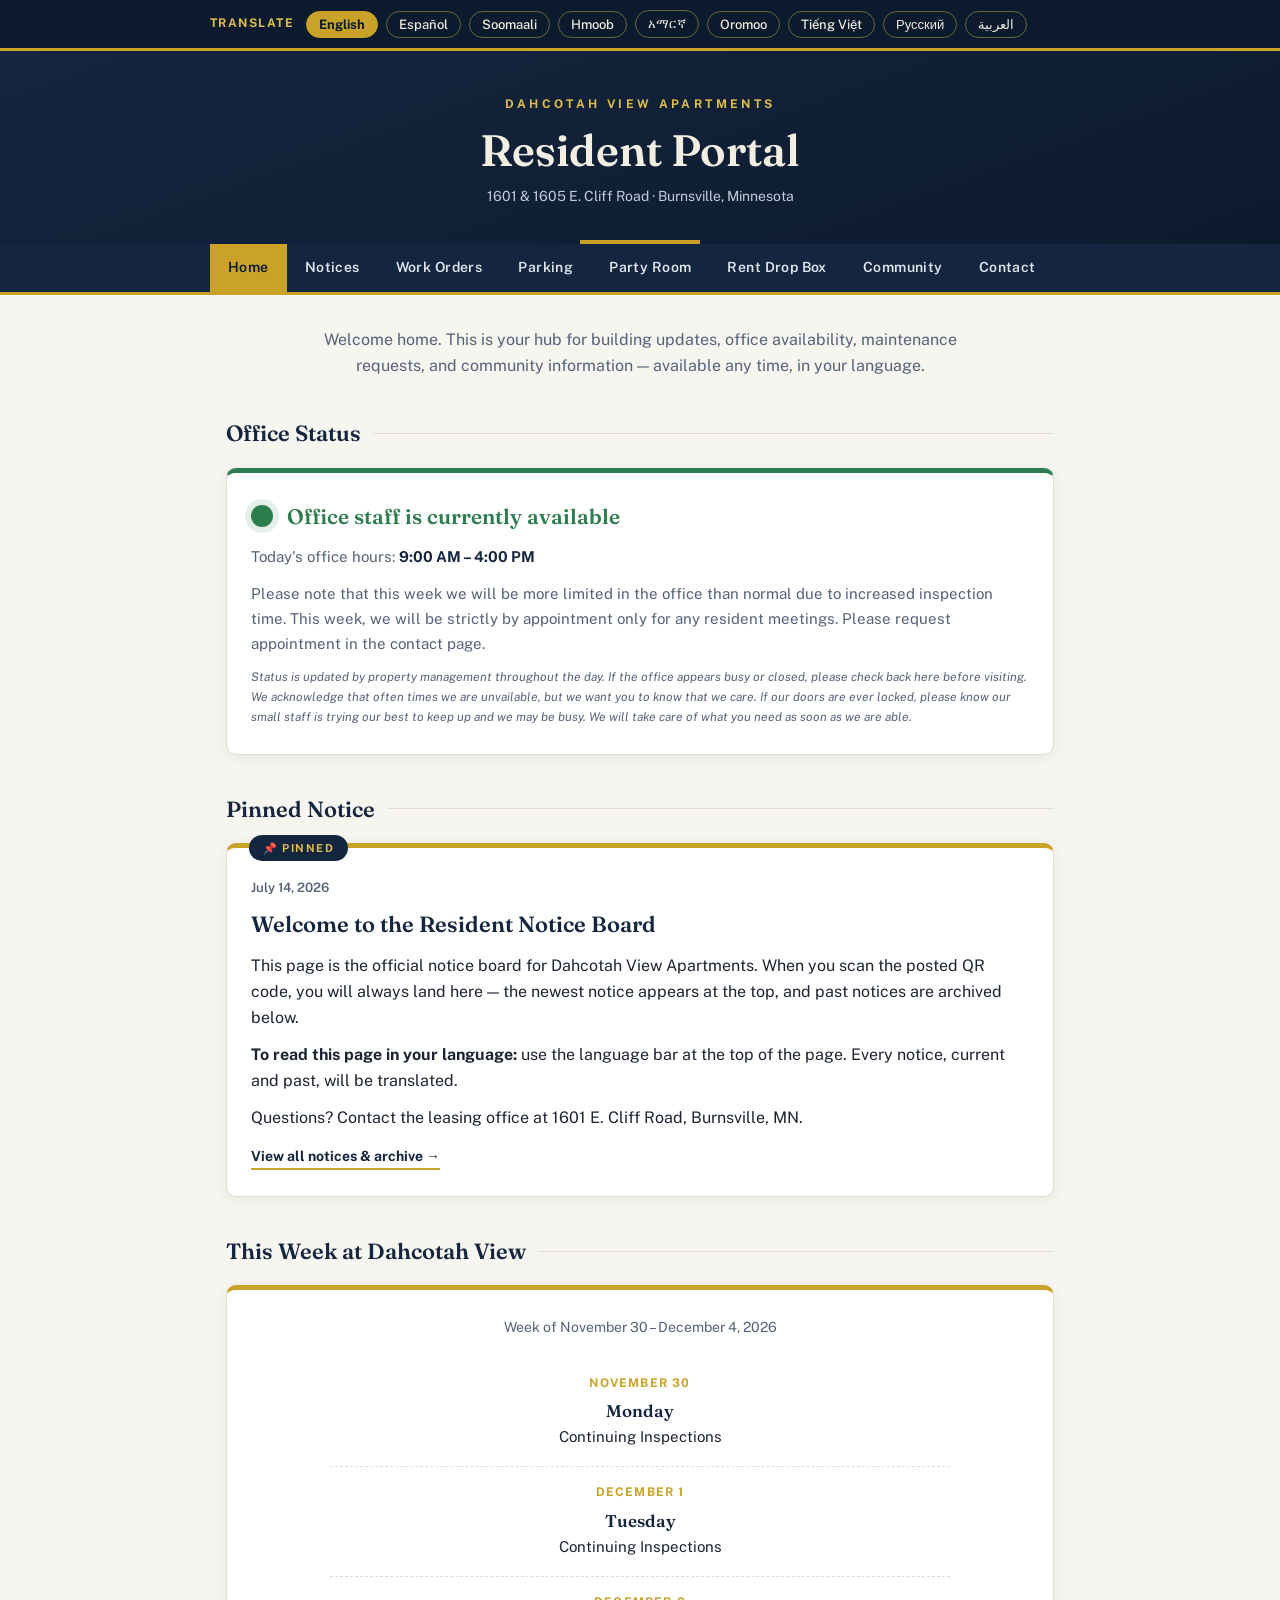
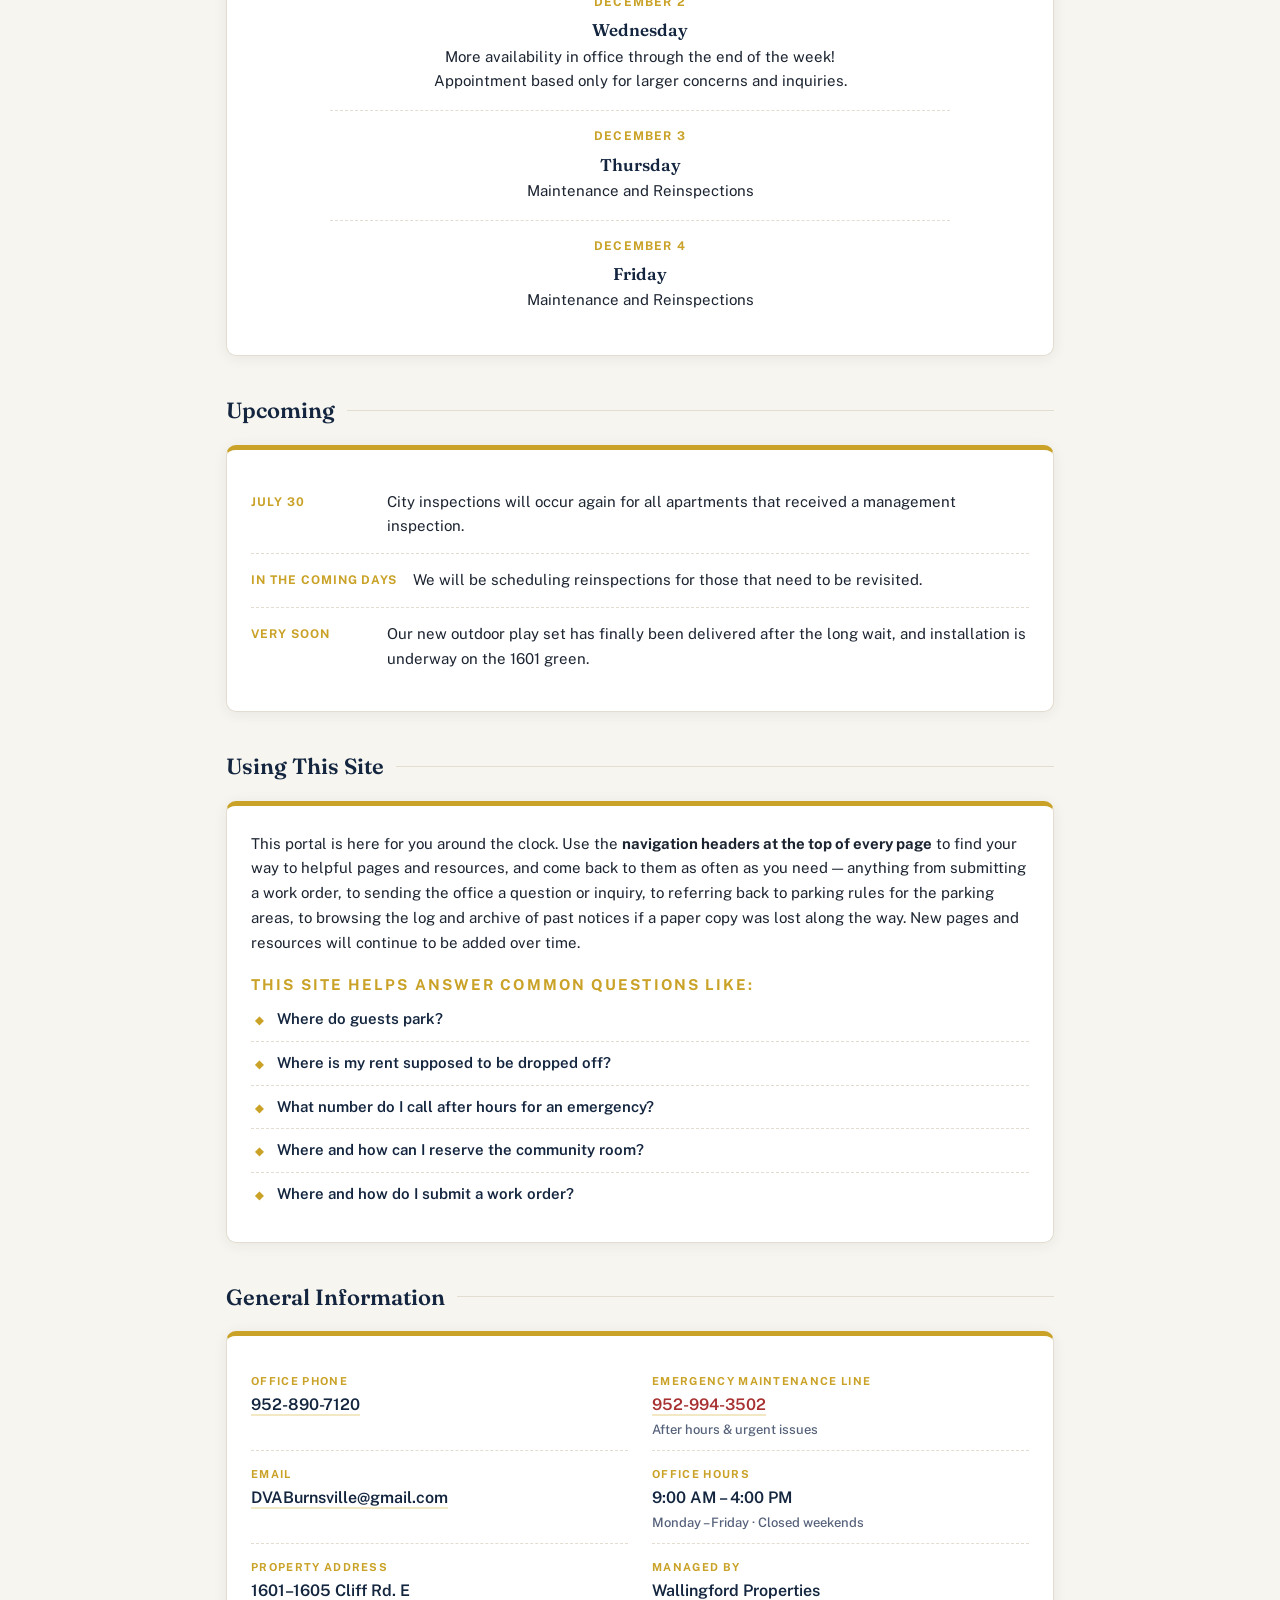
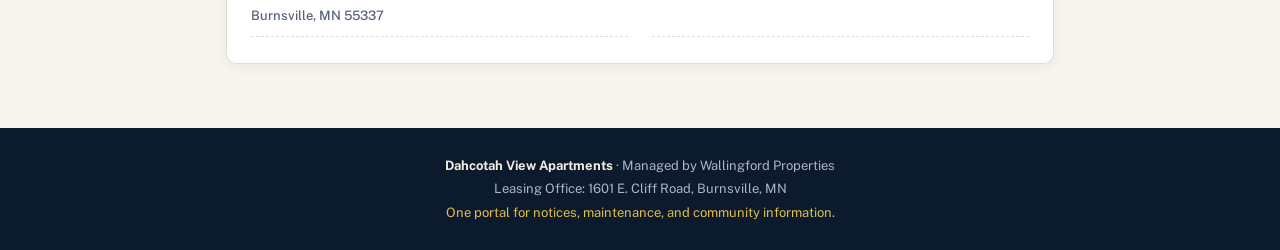
<file: index.html>
<!DOCTYPE html>
<html lang="en">
<head>
<meta charset="UTF-8">
<meta name="viewport" content="width=device-width, initial-scale=1.0">
<meta name="description" content="Resident Portal for Dahcotah View Apartments, Burnsville, MN — office status, notices, work orders, and community information.">
<title>Resident Portal — Dahcotah View Apartments</title>
<link rel="preconnect" href="https://fonts.googleapis.com">
<link rel="preconnect" href="https://fonts.gstatic.com" crossorigin>
<link href="https://fonts.googleapis.com/css2?family=Fraunces:opsz,wght@9..144,500;9..144,600;9..144,700&family=Public+Sans:wght@400;500;600;700&display=swap" rel="stylesheet">
<style>
  :root {
    --navy: #14263f;
    --navy-deep: #0c1a2e;
    --navy-soft: #22385c;
    --gold: #c9a227;
    --gold-bright: #e0bc4a;
    --gold-pale: #f3e8c4;
    --paper: #f7f5ef;
    --card: #ffffff;
    --ink: #1c2431;
    --ink-soft: #55617a;
    --line: #e2ddd0;
    --green: #2e7d4f;
    --green-pale: #e3f0e8;
    --red: #a83232;
    --red-pale: #fdf1f1;
    --gray: #7a8194;
    --gray-pale: #ededf0;
  }
  * { box-sizing: border-box; margin: 0; padding: 0; }
  body {
    font-family: "Public Sans", -apple-system, BlinkMacSystemFont, sans-serif;
    background: var(--paper);
    color: var(--ink);
    line-height: 1.65;
    top: 0 !important;
  }
  .goog-te-banner-frame, .skiptranslate iframe.skiptranslate { display: none !important; }
  body > .skiptranslate { display: none !important; }

  /* Language bar */
  .lang-bar { position: sticky; top: 0; z-index: 50; background: var(--navy-deep); border-bottom: 3px solid var(--gold); padding: 10px 16px; }
  .lang-bar-inner { max-width: 860px; margin: 0 auto; display: flex; flex-wrap: wrap; align-items: center; gap: 8px; }
  .lang-label { color: var(--gold-bright); font-size: 12px; font-weight: 700; letter-spacing: 0.12em; text-transform: uppercase; margin-right: 4px; }
  .lang-btn { background: transparent; border: 1px solid rgba(224,188,74,0.45); color: #f2eee2; font-family: inherit; font-size: 13px; font-weight: 500; padding: 5px 12px; border-radius: 999px; cursor: pointer; }
  .lang-btn:hover { background: var(--navy-soft); border-color: var(--gold-bright); }
  .lang-btn.active { background: var(--gold); border-color: var(--gold); color: var(--navy-deep); font-weight: 700; }
  #google_translate_element { margin-left: auto; }
  #google_translate_element .goog-te-gadget { font-size: 0; color: transparent; }
  #google_translate_element select { font-family: inherit; font-size: 13px; padding: 5px 8px; border-radius: 6px; border: 1px solid rgba(224,188,74,0.45); background: var(--navy-soft); color: #f2eee2; max-width: 170px; }

  /* Header */
  header { background: linear-gradient(160deg, var(--navy) 0%, var(--navy-deep) 100%); color: #f2eee2; padding: 44px 20px 36px; text-align: center; position: relative; }
  header::after { content: ""; position: absolute; left: 50%; bottom: 0; transform: translateX(-50%); width: 120px; height: 4px; background: var(--gold); }
  .property-eyebrow { font-size: 12px; font-weight: 700; letter-spacing: 0.28em; text-transform: uppercase; color: var(--gold-bright); margin-bottom: 10px; }
  header h1 { font-family: "Fraunces", Georgia, serif; font-weight: 600; font-size: clamp(30px, 6vw, 44px); line-height: 1.15; }
  .property-sub { margin-top: 10px; font-size: 14px; color: #c4cddc; }

  /* Nav */
  .site-nav { background: var(--navy); border-bottom: 3px solid var(--gold); }
  .site-nav-inner { max-width: 860px; margin: 0 auto; display: flex; flex-wrap: wrap; }
  .site-nav a { color: #dfe5ee; text-decoration: none; font-size: 14px; font-weight: 600; padding: 12px 18px; letter-spacing: 0.03em; }
  .site-nav a:hover { background: var(--navy-soft); color: var(--gold-bright); }
  .site-nav a.current { background: var(--gold); color: var(--navy-deep); }

  main { max-width: 860px; margin: 0 auto; padding: 32px 16px 64px; }

  .welcome {
    text-align: center;
    font-size: 16px;
    color: var(--ink-soft);
    max-width: 640px;
    margin: 0 auto 8px;
  }

  .section-heading { display: flex; align-items: center; gap: 12px; margin: 36px 0 16px; }
  .section-heading h2 { font-family: "Fraunces", Georgia, serif; font-weight: 600; font-size: 22px; color: var(--navy); white-space: nowrap; }
  .section-heading::after { content: ""; flex: 1; height: 1px; background: var(--line); }

  .card {
    background: var(--card);
    border: 1px solid var(--line);
    border-top: 5px solid var(--gold);
    border-radius: 10px;
    padding: 26px 24px;
    box-shadow: 0 2px 14px rgba(20, 38, 63, 0.07);
  }

  /* ---------- Office status ---------- */
  .status-card { border-top-color: var(--green); }
  .status-card.is-out { border-top-color: var(--red); }
  .status-card.is-closed { border-top-color: var(--gray); }
  .status-row { display: flex; align-items: center; gap: 14px; flex-wrap: wrap; }
  .status-dot {
    width: 22px; height: 22px; border-radius: 50%;
    background: var(--green);
    box-shadow: 0 0 0 6px var(--green-pale);
    flex-shrink: 0;
    animation: pulse 2s infinite;
  }
  @keyframes pulse {
    0% { box-shadow: 0 0 0 5px var(--green-pale); }
    50% { box-shadow: 0 0 0 9px var(--green-pale); }
    100% { box-shadow: 0 0 0 5px var(--green-pale); }
  }
  .is-out .status-dot { background: var(--red); box-shadow: 0 0 0 6px var(--red-pale); animation: none; }
  .is-closed .status-dot { background: var(--gray); box-shadow: 0 0 0 6px var(--gray-pale); animation: none; }
  .status-text { font-family: "Fraunces", Georgia, serif; font-size: 21px; font-weight: 600; color: var(--green); }
  .is-out .status-text { color: var(--red); }
  .is-closed .status-text { color: var(--gray); }
  .status-detail { margin-top: 12px; font-size: 15px; color: var(--ink-soft); }
  .status-detail strong { color: var(--navy); }
  .status-back {
    display: inline-block; margin-top: 10px;
    background: var(--red-pale); border: 1px solid #e6b8b8; color: var(--red);
    font-weight: 700; font-size: 14px;
    padding: 7px 14px; border-radius: 6px;
  }
  .status-updated { margin-top: 12px; font-size: 12px; color: var(--ink-soft); font-style: italic; }

  /* ---------- General info ---------- */
  .info-grid { display: grid; grid-template-columns: 1fr 1fr; gap: 4px 24px; }
  @media (max-width: 560px) { .info-grid { grid-template-columns: 1fr; } }
  .info-item { padding: 10px 0; border-bottom: 1px dashed var(--line); }
  .info-label { font-size: 11px; font-weight: 700; letter-spacing: 0.12em; text-transform: uppercase; color: var(--gold); margin-bottom: 2px; }
  .info-value { font-size: 16px; font-weight: 600; color: var(--navy); }
  .info-value a { color: var(--navy); text-decoration: none; border-bottom: 2px solid var(--gold-pale); }
  .info-value a:hover { border-bottom-color: var(--gold); }
  .info-value .sub { display: block; font-size: 13px; font-weight: 500; color: var(--ink-soft); }
  .emergency-value { color: var(--red); }

  /* ---------- Pinned notice ---------- */
  .pinned-card { position: relative; }
  .pin-stamp {
    position: absolute; top: -13px; left: 22px;
    background: var(--navy); color: var(--gold-bright);
    font-size: 11px; font-weight: 700; letter-spacing: 0.14em; text-transform: uppercase;
    padding: 4px 14px; border-radius: 999px;
  }
  .pinned-card h3 { font-family: "Fraunces", Georgia, serif; font-weight: 600; font-size: 22px; color: var(--navy); margin: 6px 0 10px; }
  .pinned-date { font-size: 13px; font-weight: 600; color: var(--ink-soft); }
  .pinned-body p { margin-bottom: 10px; }
  .pinned-body p:last-child { margin-bottom: 0; }
  .pinned-body ul { margin: 0 0 10px 22px; }
  .all-notices-link { display: inline-block; margin-top: 14px; color: var(--navy); font-weight: 700; font-size: 14px; text-decoration: none; border-bottom: 2px solid var(--gold); }
  .all-notices-link:hover { color: var(--gold); }

  /* ---------- This week ---------- */
  .week-intro { text-align: center; font-size: 14px; color: var(--ink-soft); margin-bottom: 18px; }
  .week-list { max-width: 620px; margin: 0 auto; }
  .week-day { text-align: center; padding: 16px 12px; border-bottom: 1px dashed var(--line); }
  .week-day:last-child { border-bottom: none; }
  .week-day-name { font-family: "Fraunces", Georgia, serif; font-size: 17px; font-weight: 600; color: var(--navy); }
  .week-day-date { font-size: 12px; font-weight: 700; letter-spacing: 0.1em; text-transform: uppercase; color: var(--gold); margin-bottom: 4px; }
  .week-day-what { font-size: 15px; color: var(--ink); max-width: 480px; margin: 0 auto; }

  /* ---------- Upcoming ---------- */
  .upcoming-item { display: flex; gap: 16px; padding: 14px 0; border-bottom: 1px dashed var(--line); }
  .upcoming-item:last-child { border-bottom: none; }
  .upcoming-when {
    flex-shrink: 0; min-width: 120px;
    font-size: 12px; font-weight: 700; letter-spacing: 0.08em; text-transform: uppercase;
    color: var(--gold); padding-top: 3px;
  }
  .upcoming-what { font-size: 15px; }
  @media (max-width: 520px) {
    .upcoming-item { flex-direction: column; gap: 4px; }
  }

  /* ---------- Using this site ---------- */
  .guide-card p { margin-bottom: 12px; font-size: 15px; }
  .guide-card p:last-of-type { margin-bottom: 0; }
  .faq-title { font-size: 12px; font-weight: 700; letter-spacing: 0.14em; text-transform: uppercase; color: var(--gold); margin: 18px 0 10px; }
  .faq-list { list-style: none; }
  .faq-list li {
    padding: 9px 0 9px 26px;
    border-bottom: 1px dashed var(--line);
    font-size: 15px; font-weight: 600; color: var(--navy);
    position: relative;
  }
  .faq-list li:last-child { border-bottom: none; }
  .faq-list li::before { content: "◆"; color: var(--gold); position: absolute; left: 4px; font-size: 11px; top: 13px; }

  footer { background: var(--navy-deep); color: #aab6c9; text-align: center; font-size: 13px; padding: 26px 16px; line-height: 1.8; }
  footer strong { color: #f2eee2; }
  footer .gold { color: var(--gold-bright); }
</style>
</head>
<body>

<nav class="lang-bar" aria-label="Translate this page">
  <div class="lang-bar-inner">
    <span class="lang-label">Translate</span>
    <button class="lang-btn" data-lang="en" onclick="setLanguage('en', this)">English</button>
    <button class="lang-btn" data-lang="es" onclick="setLanguage('es', this)">Español</button>
    <button class="lang-btn" data-lang="so" onclick="setLanguage('so', this)">Soomaali</button>
    <button class="lang-btn" data-lang="hmn" onclick="setLanguage('hmn', this)">Hmoob</button>
    <button class="lang-btn" data-lang="am" onclick="setLanguage('am', this)">አማርኛ</button>
    <button class="lang-btn" data-lang="om" onclick="setLanguage('om', this)">Oromoo</button>
    <button class="lang-btn" data-lang="vi" onclick="setLanguage('vi', this)">Tiếng Việt</button>
    <button class="lang-btn" data-lang="ru" onclick="setLanguage('ru', this)">Русский</button>
    <button class="lang-btn" data-lang="ar" onclick="setLanguage('ar', this)">العربية</button>
    <div id="google_translate_element" aria-label="More languages"></div>
  </div>
</nav>

<header>
  <p class="property-eyebrow">Dahcotah View Apartments</p>
  <h1>Resident Portal</h1>
  <p class="property-sub">1601 &amp; 1605 E. Cliff Road &middot; Burnsville, Minnesota</p>
</header>

<nav class="site-nav" aria-label="Site pages">
  <div class="site-nav-inner">
    <a href="index.html" class="current">Home</a>
    <a href="notices.html">Notices</a>
    <a href="workorder.html">Work Orders</a>
    <a href="parking.html">Parking</a>
    <a href="partyroom.html">Party Room</a>
    <a href="rentbox.html">Rent Drop Box</a>
    <a href="community.html">Community</a>
    <a href="contact.html">Contact</a>
  </div>
</nav>

<main>
  <p class="welcome">Welcome home. This is your hub for building updates, office availability, maintenance requests, and community information — available any time, in your language.</p>

  <!-- ============ LIVE OFFICE STATUS ============ -->
  <div class="section-heading"><h2>Office Status</h2></div>
  <div class="card status-card" id="status-card">
    <div class="status-row">
      <span class="status-dot" aria-hidden="true"></span>
      <span class="status-text" id="status-text">Loading…</span>
    </div>
    <p class="status-detail">Today's office hours: <strong id="status-hours"></strong></p>
    <span class="status-back" id="status-back" style="display:none"></span>
    <p class="status-detail" id="status-note" style="display:none"></p>
    <p class="status-updated">Status is updated by property management throughout the day. If the office appears busy or closed, please check back here before visiting. We acknowledge that often times we are unvailable, but we want you to know that we care. If our doors are ever locked, please know our small staff is trying our best to keep up and we may be busy. We will take care of what you need as soon as we are able.</p>
  </div>

  <!-- ============ PINNED NOTICE ============ -->
  <div class="section-heading"><h2>Pinned Notice</h2></div>
  <div class="card pinned-card" id="pinned-card">
    <span class="pin-stamp">&#128204; Pinned</span>
    <div id="pinned-content"><!-- filled by script --></div>
    <a class="all-notices-link" href="notices.html">View all notices &amp; archive &rarr;</a>
  </div>

  <!-- ============ THIS WEEK ============ -->
  <div class="section-heading"><h2>This Week at Dahcotah View</h2></div>
  <div class="card">
    <p class="week-intro" id="week-range"></p>
    <div class="week-list" id="week-list"><!-- filled by script --></div>
  </div>

  <!-- ============ UPCOMING ============ -->
  <div class="section-heading"><h2>Upcoming</h2></div>
  <div class="card" id="upcoming-list"><!-- filled by script --></div>

  <!-- ============ USING THIS SITE ============ -->
  <div class="section-heading"><h2>Using This Site</h2></div>
  <div class="card guide-card">
    <p>This portal is here for you around the clock. Use the <strong>navigation headers at the top of every page</strong> to find your way to helpful pages and resources, and come back to them as often as you need — anything from submitting a work order, to sending the office a question or inquiry, to referring back to parking rules for the parking areas, to browsing the log and archive of past notices if a paper copy was lost along the way. New pages and resources will continue to be added over time.</p>
    <p class="faq-title">This Site Helps Answer Common Questions Like:</p>
    <ul class="faq-list">
      <li>Where do guests park?</li>
      <li>Where is my rent supposed to be dropped off?</li>
      <li>What number do I call after hours for an emergency?</li>
      <li>Where and how can I reserve the community room?</li>
      <li>Where and how do I submit a work order?</li>
    </ul>
  </div>
  <!-- ============ GENERAL INFORMATION ============ -->
  <div class="section-heading"><h2>General Information</h2></div>
  <div class="card">
    <div class="info-grid">
      <div class="info-item">
        <div class="info-label">Office Phone</div>
        <div class="info-value"><a href="tel:9528907120">952-890-7120</a></div>
      </div>
      <div class="info-item">
        <div class="info-label">Emergency Maintenance Line</div>
        <div class="info-value emergency-value"><a href="tel:9529943502" style="color:inherit">952-994-3502</a><span class="sub">After hours &amp; urgent issues</span></div>
      </div>
      <div class="info-item">
        <div class="info-label">Email</div>
        <div class="info-value"><a href="mailto:DVABurnsville@gmail.com">DVABurnsville@gmail.com</a></div>
      </div>
      <div class="info-item">
        <div class="info-label">Office Hours</div>
        <div class="info-value">9:00 AM – 4:00 PM<span class="sub">Monday – Friday &middot; Closed weekends</span></div>
      </div>
      <div class="info-item">
        <div class="info-label">Property Address</div>
        <div class="info-value">1601–1605 Cliff Rd. E<span class="sub">Burnsville, MN 55337</span></div>
      </div>
      <div class="info-item">
        <div class="info-label">Managed By</div>
        <div class="info-value">Wallingford Properties</div>
      </div>
    </div>
  </div>

</main>

<footer>
  <strong>Dahcotah View Apartments</strong> &middot; Managed by Wallingford Properties<br>
  Leasing Office: 1601 E. Cliff Road, Burnsville, MN<br>
  <span class="gold">One portal for notices, maintenance, and community information.</span>
</footer>

<script src="homepage.js"></script>
<script src="notices.js"></script>
<script>
  // ---------- Office status ----------
  const STATUS_CONFIG = {
    available:   { text: "Office staff is currently available", cls: "" },
    away:        { text: "Staff is away from the desk",         cls: "is-out" },
    meeting:     { text: "Staff is in a meeting",               cls: "is-out" },
    unavailable: { text: "Staff is currently unavailable",      cls: "is-out" },
    closed:      { text: "The office is closed",                cls: "is-closed" },
  };
  (function renderStatus() {
    const s = (typeof OFFICE_STATUS !== "undefined") ? OFFICE_STATUS : { status: "available", todaysHours: "9:00 AM – 4:00 PM", backAt: "", note: "" };
    const cfg = STATUS_CONFIG[s.status] || STATUS_CONFIG.available;
    const card = document.getElementById("status-card");
    if (cfg.cls) card.classList.add(cfg.cls);
    document.getElementById("status-text").textContent = cfg.text;
    document.getElementById("status-hours").textContent = s.todaysHours || "9:00 AM – 4:00 PM";
    if (s.backAt) {
      const back = document.getElementById("status-back");
      back.textContent = "Expected back and available around " + s.backAt;
      back.style.display = "inline-block";
    }
    if (s.note) {
      const note = document.getElementById("status-note");
      note.textContent = s.note;
      note.style.display = "block";
    }
  })();

  // ---------- Pinned notice (pulled automatically from notices.js) ----------
  (function renderPinned() {
    const el = document.getElementById("pinned-content");
    if (typeof NOTICES === "undefined" || !NOTICES.length) {
      el.innerHTML = "<p>No notice is currently pinned. Visit the Notices page for the latest updates.</p>";
      return;
    }
    const sorted = [...NOTICES].sort((a, b) => b.date.localeCompare(a.date));
    const pinned = sorted.find(n => n.pinned) || sorted[0];
    const d = new Date(pinned.date + "T12:00:00");
    const dateStr = d.toLocaleDateString("en-US", { year: "numeric", month: "long", day: "numeric" });
    el.innerHTML = `
      <span class="pinned-date">${dateStr}</span>
      <h3>${pinned.title}</h3>
      <div class="pinned-body">${pinned.body}</div>
    `;
  })();

  // ---------- This week (dates auto-generated for the current week) ----------
  (function renderWeek() {
    const items = (typeof THIS_WEEK !== "undefined") ? THIS_WEEK : [];
    const now = new Date();
    const monday = new Date(now);
    monday.setDate(now.getDate() - ((now.getDay() + 6) % 7)); // back to Monday
    const dayNames = ["Monday", "Tuesday", "Wednesday", "Thursday", "Friday"];
    const fmt = { month: "long", day: "numeric" };
    const friday = new Date(monday); friday.setDate(monday.getDate() + 4);
    document.getElementById("week-range").textContent =
      "Week of " + monday.toLocaleDateString("en-US", fmt) + " – " +
      friday.toLocaleDateString("en-US", fmt) + ", " + friday.getFullYear();
    document.getElementById("week-list").innerHTML = dayNames.map((name, i) => {
      const d = new Date(monday); d.setDate(monday.getDate() + i);
      const what = items[i] || "No events scheduled.";
      return `
        <div class="week-day">
          <div class="week-day-date">${d.toLocaleDateString("en-US", fmt)}</div>
          <div class="week-day-name">${name}</div>
          <div class="week-day-what">${what}</div>
        </div>`;
    }).join("");
  })();

  // ---------- Upcoming ----------
  (function renderUpcoming() {
    const items = (typeof UPCOMING !== "undefined") ? UPCOMING : [];
    document.getElementById("upcoming-list").innerHTML = items.length
      ? items.map(u => `
          <div class="upcoming-item">
            <div class="upcoming-when">${u.when}</div>
            <div class="upcoming-what">${u.what}</div>
          </div>`).join("")
      : "<p>Nothing on the horizon right now — check back soon.</p>";
  })();

  // ---------- Google Translate ----------
  function googleTranslateElementInit() {
    new google.translate.TranslateElement({
      pageLanguage: "en",
      autoDisplay: false,
      layout: google.translate.TranslateElement.InlineLayout.SIMPLE
    }, "google_translate_element");
  }
  function setLanguage(code, btn) {
    const expire = "Thu, 01 Jan 1970 00:00:00 UTC";
    document.cookie = "googtrans=; path=/; expires=" + expire;
    document.cookie = "googtrans=; path=/; domain=" + location.hostname + "; expires=" + expire;
    document.cookie = "googtrans=; path=/; domain=." + location.hostname + "; expires=" + expire;
    if (code !== "en") document.cookie = "googtrans=/en/" + code + "; path=/";
    location.reload();
  }
  (function markActiveLanguage() {
    const match = document.cookie.match(/googtrans=\/en\/([a-zA-Z-]+)/);
    const active = match ? match[1] : "en";
    document.querySelectorAll(".lang-btn").forEach(b => {
      b.classList.toggle("active", b.dataset.lang === active);
    });
  })();
</script>
<script src="https://translate.google.com/translate_a/element.js?cb=googleTranslateElementInit" defer></script>
</body>
</html>
</file>
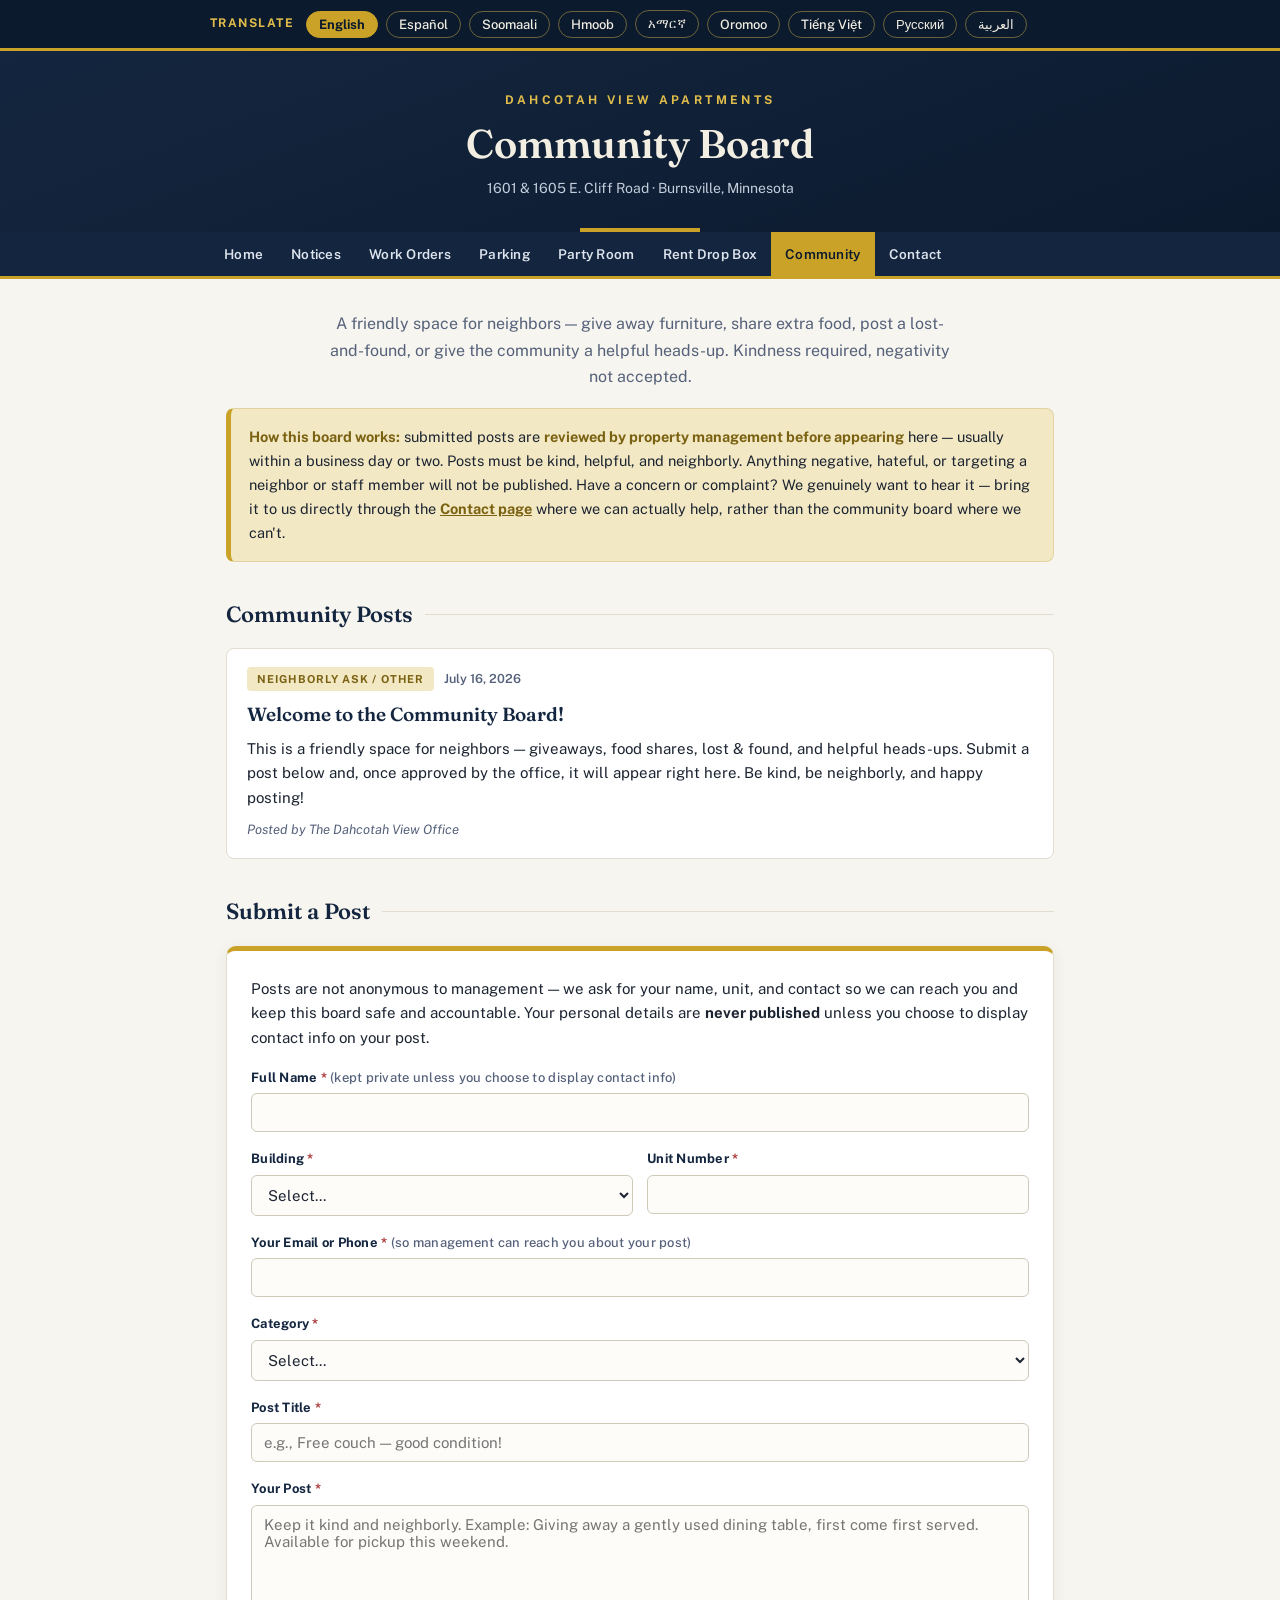
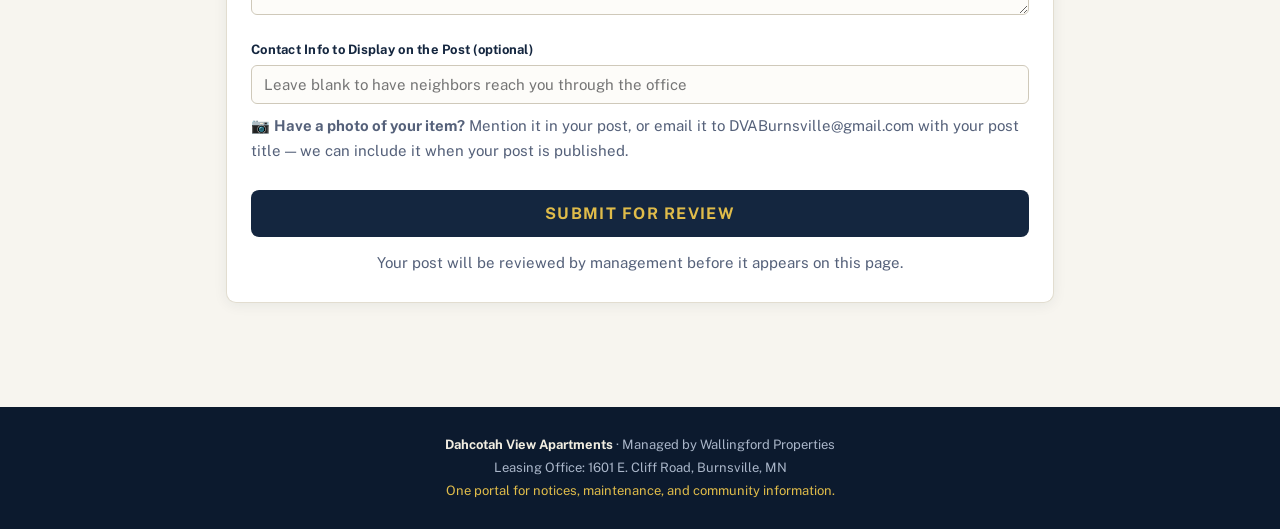
<file: community.html>
<!DOCTYPE html>
<html lang="en">
<head>
<meta charset="UTF-8">
<meta name="viewport" content="width=device-width, initial-scale=1.0">
<meta name="description" content="A kind, moderated neighbor-to-neighbor board for Dahcotah View residents — giveaways, food shares, and community heads-ups.">
<title>Community Board — Dahcotah View Apartments</title>
<link rel="preconnect" href="https://fonts.googleapis.com">
<link rel="preconnect" href="https://fonts.gstatic.com" crossorigin>
<link href="https://fonts.googleapis.com/css2?family=Fraunces:opsz,wght@9..144,500;9..144,600;9..144,700&family=Public+Sans:wght@400;500;600;700&display=swap" rel="stylesheet">
<link rel="stylesheet" href="portal.css">
</head>
<body>

<nav class="lang-bar" aria-label="Translate this page">
  <div class="lang-bar-inner">
    <span class="lang-label">Translate</span>
    <button class="lang-btn" data-lang="en" onclick="setLanguage('en', this)">English</button>
    <button class="lang-btn" data-lang="es" onclick="setLanguage('es', this)">Español</button>
    <button class="lang-btn" data-lang="so" onclick="setLanguage('so', this)">Soomaali</button>
    <button class="lang-btn" data-lang="hmn" onclick="setLanguage('hmn', this)">Hmoob</button>
    <button class="lang-btn" data-lang="am" onclick="setLanguage('am', this)">አማርኛ</button>
    <button class="lang-btn" data-lang="om" onclick="setLanguage('om', this)">Oromoo</button>
    <button class="lang-btn" data-lang="vi" onclick="setLanguage('vi', this)">Tiếng Việt</button>
    <button class="lang-btn" data-lang="ru" onclick="setLanguage('ru', this)">Русский</button>
    <button class="lang-btn" data-lang="ar" onclick="setLanguage('ar', this)">العربية</button>
    <div id="google_translate_element" aria-label="More languages"></div>
  </div>
</nav>

<header class="site-header">
  <p class="property-eyebrow">Dahcotah View Apartments</p>
  <h1>Community Board</h1>
  <p class="property-sub">1601 &amp; 1605 E. Cliff Road &middot; Burnsville, Minnesota</p>
</header>

<nav class="site-nav" aria-label="Site pages">
  <div class="site-nav-inner">
    <a href="index.html">Home</a>
    <a href="notices.html">Notices</a>
    <a href="workorder.html">Work Orders</a>
    <a href="parking.html">Parking</a>
    <a href="partyroom.html">Party Room</a>
    <a href="rentbox.html">Rent Drop Box</a>
    <a href="community.html" class="current">Community</a>
    <a href="contact.html">Contact</a>
  </div>
</nav>

<main class="portal-main">
  <p class="intro-note">A friendly space for neighbors — give away furniture, share extra food, post a lost-and-found, or give the community a helpful heads-up. Kindness required, negativity not accepted.</p>

  <div class="callout-gold"><strong>How this board works:</strong> submitted posts are <strong>reviewed by property management before appearing</strong> here — usually within a business day or two. Posts must be kind, helpful, and neighborly. Anything negative, hateful, or targeting a neighbor or staff member will not be published. Have a concern or complaint? We genuinely want to hear it — bring it to us directly through the <a href="contact.html" style="color:#7a6212; font-weight:700">Contact page</a> where we can actually help, rather than the community board where we can't.</div>

  <div class="section-heading"><h2>Community Posts</h2></div>
  <section id="community-posts"><!-- filled by script from community.js --></section>

  <div class="section-heading"><h2>Submit a Post</h2></div>
  <div class="card">
    <p>Posts are not anonymous to management — we ask for your name, unit, and contact so we can reach you and keep this board safe and accountable. Your personal details are <strong>never published</strong> unless you choose to display contact info on your post.</p>
    <form action="https://api.web3forms.com/submit" method="POST">
      <input type="hidden" name="access_key" value="60f2de74-e0a8-41ec-82ff-78d8443c3d2e">
      <input type="hidden" name="from_name" value="Community Board Post">
      <input type="hidden" name="subject" value="Community Board Post Submission">
      <input type="hidden" name="redirect" value="https://dahcotahview.github.io/Building-Updates/thanks.html">
      <input type="checkbox" name="botcheck" style="display:none" tabindex="-1">
      <label for="cb-name">Full Name <span class="req">*</span> <span style="font-weight:500; color:var(--ink-soft)">(kept private unless you choose to display contact info)</span></label>
      <input type="text" id="cb-name" name="Resident Name" required>
      <div class="two-col">
        <div>
          <label for="cb-bldg">Building <span class="req">*</span></label>
          <select id="cb-bldg" name="Building" required>
            <option value="">Select...</option>
            <option>1601 E. Cliff Road</option>
            <option>1605 E. Cliff Road</option>
          </select>
        </div>
        <div>
          <label for="cb-unit">Unit Number <span class="req">*</span></label>
          <input type="text" id="cb-unit" name="Unit Number" required>
        </div>
      </div>
      <label for="cb-email">Your Email or Phone <span class="req">*</span> <span style="font-weight:500; color:var(--ink-soft)">(so management can reach you about your post)</span></label>
      <input type="text" id="cb-email" name="Contact for Management" required>
      <label for="cb-cat">Category <span class="req">*</span></label>
      <select id="cb-cat" name="Category" required>
        <option value="">Select...</option>
        <option>Furniture &amp; Household Giveaway</option>
        <option>Food Share / Donation</option>
        <option>Community Awareness / Heads-Up</option>
        <option>Lost &amp; Found</option>
        <option>Neighborly Ask / Other</option>
      </select>
      <label for="cb-title">Post Title <span class="req">*</span></label>
      <input type="text" id="cb-title" name="Post Title" required placeholder="e.g., Free couch — good condition!">
      <label for="cb-msg">Your Post <span class="req">*</span></label>
      <textarea id="cb-msg" name="Post Message" required placeholder="Keep it kind and neighborly. Example: Giving away a gently used dining table, first come first served. Available for pickup this weekend."></textarea>
      <label for="cb-contact">Contact Info to Display on the Post (optional)</label>
      <input type="text" id="cb-contact" name="Public Contact Info" placeholder="Leave blank to have neighbors reach you through the office">
      <p class="fine-print" style="text-align:left; margin-top:10px">📷 <strong>Have a photo of your item?</strong> Mention it in your post, or email it to DVABurnsville@gmail.com with your post title — we can include it when your post is published.</p>
      <button type="submit" class="submit-btn">Submit for Review</button>
      <p class="fine-print">Your post will be reviewed by management before it appears on this page.</p>
    </form>
    <p class="form-blocked" id="kindness-block">Let's keep it neighborly! 💛 Your post contains language that doesn't fit our community board. Please reword it kindly — and if you have a concern or complaint, please bring it to us directly through the Contact page so we can help.</p>
  </div>
</main>

<footer class="site-footer">
  <strong>Dahcotah View Apartments</strong> &middot; Managed by Wallingford Properties<br>
  Leasing Office: 1601 E. Cliff Road, Burnsville, MN<br>
  <span class="gold">One portal for notices, maintenance, and community information.</span>
</footer>

<script src="community.js"></script>
<script>
  // ---------- Render approved posts ----------
  (function renderPosts() {
    const el = document.getElementById("community-posts");
    const posts = (typeof COMMUNITY_POSTS !== "undefined") ? [...COMMUNITY_POSTS] : [];
    if (!posts.length) {
      el.innerHTML = '<div class="card"><p>No posts yet — be the first! Submit one below and it will appear here once approved.</p></div>';
      return;
    }
    posts.sort((a, b) => b.date.localeCompare(a.date));
    el.innerHTML = posts.map(p => {
      const d = new Date(p.date + "T12:00:00");
      const dateStr = d.toLocaleDateString("en-US", { month: "long", day: "numeric", year: "numeric" });
      return `<div class="post-card">
        <div class="post-meta">
          <span class="post-tag">${p.category}</span>
          <span class="post-date">${dateStr}</span>
        </div>
        <h3>${p.title}</h3>
        ${p.image ? `<img class="post-photo" src="${p.image}" alt="Photo for ${p.title}">` : ""}
        <p class="post-body">${p.body}</p>
        <p class="post-by">Posted by ${p.by}</p>
        ${p.contact ? `<p class="post-contact">Contact: ${p.contact}</p>` : ""}
      </div>`;
    }).join("");
  })();

  // ---------- Kindness filter ----------
  // First-pass filter: blocks clearly negative, hostile, or unkind language
  // from even being submitted. Management review is the final safeguard —
  // every post is still approved by hand before publishing.
  const BLOCKED_PATTERN = new RegExp("\\b(" + [
    "hate", "hateful", "stupid", "idiot", "idiots", "dumb", "moron", "loser", "losers",
    "pathetic", "worthless", "useless", "disgusting", "trash", "garbage", "lazy",
    "incompetent", "slumlord", "scam", "scammer", "fraud", "liar", "liars", "lying",
    "racist", "sexist", "ugly", "gross", "shut up", "screw you", "screw them",
    "kill", "hurt", "revenge", "threat", "threaten", "violence", "violent",
    "sick of", "fed up", "worst", "terrible", "awful", "horrible", "nasty",
    "damn", "dammit", "crap", "crappy", "hell no", "pissed", "piss", "sucks", "suck",
    "shit", "bullshit", "fuck", "fucking", "fucked", "bitch", "bitches", "asshole",
    "fck", "fk", "fuk", "fkn", "fckn", "fcking", "sht", "btch", "bs", "ahole", "azz",
    "bastard", "dick", "wtf", "stfu"
  ].join("|") + ")\\b", "i");

  document.querySelector("#community-posts") && (function attachFilter() {
    const form = document.querySelector('form[action*="web3forms"]');
    if (!form) return;
    form.addEventListener("submit", function (e) {
      const title = (document.getElementById("cb-title") || {}).value || "";
      const msg = (document.getElementById("cb-msg") || {}).value || "";
      const combined = (title + " " + msg).toLowerCase().replace(/[*@$!.,_-]/g, "");
      const blockNote = document.getElementById("kindness-block");
      if (BLOCKED_PATTERN.test(title + " " + msg) || BLOCKED_PATTERN.test(combined)) {
        e.preventDefault();
        blockNote.style.display = "block";
        blockNote.scrollIntoView({ behavior: "smooth", block: "center" });
      } else {
        blockNote.style.display = "none";
      }
    });
  })();
</script>
<script src="portal.js"></script>
<script src="https://translate.google.com/translate_a/element.js?cb=googleTranslateElementInit" defer></script>
</body>
</html>
</file>
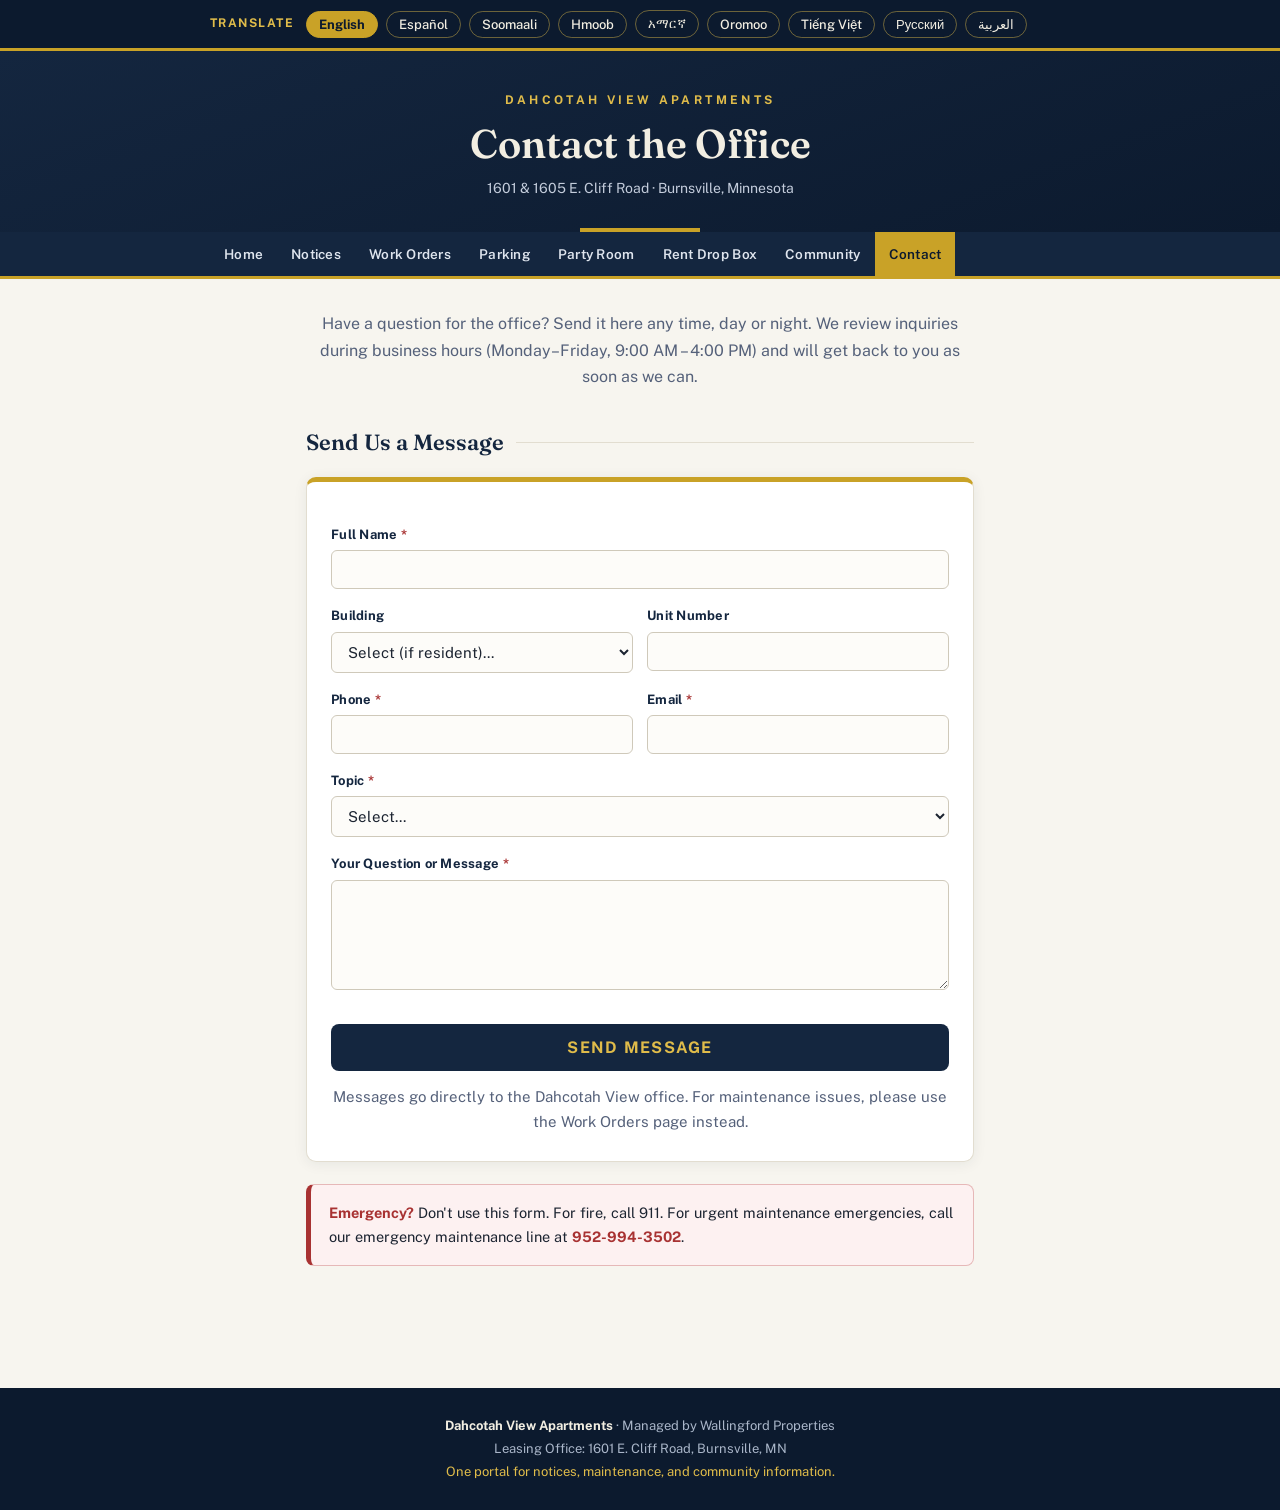
<file: contact.html>
<!DOCTYPE html>
<html lang="en">
<head>
<meta charset="UTF-8">
<meta name="viewport" content="width=device-width, initial-scale=1.0">
<meta name="description" content="Send a question or inquiry to the Dahcotah View Apartments office.">
<title>Contact the Office — Dahcotah View Apartments</title>
<link rel="preconnect" href="https://fonts.googleapis.com">
<link rel="preconnect" href="https://fonts.gstatic.com" crossorigin>
<link href="https://fonts.googleapis.com/css2?family=Fraunces:opsz,wght@9..144,500;9..144,600;9..144,700&family=Public+Sans:wght@400;500;600;700&display=swap" rel="stylesheet">
<link rel="stylesheet" href="portal.css">
</head>
<body>

<nav class="lang-bar" aria-label="Translate this page">
  <div class="lang-bar-inner">
    <span class="lang-label">Translate</span>
    <button class="lang-btn" data-lang="en" onclick="setLanguage('en', this)">English</button>
    <button class="lang-btn" data-lang="es" onclick="setLanguage('es', this)">Español</button>
    <button class="lang-btn" data-lang="so" onclick="setLanguage('so', this)">Soomaali</button>
    <button class="lang-btn" data-lang="hmn" onclick="setLanguage('hmn', this)">Hmoob</button>
    <button class="lang-btn" data-lang="am" onclick="setLanguage('am', this)">አማርኛ</button>
    <button class="lang-btn" data-lang="om" onclick="setLanguage('om', this)">Oromoo</button>
    <button class="lang-btn" data-lang="vi" onclick="setLanguage('vi', this)">Tiếng Việt</button>
    <button class="lang-btn" data-lang="ru" onclick="setLanguage('ru', this)">Русский</button>
    <button class="lang-btn" data-lang="ar" onclick="setLanguage('ar', this)">العربية</button>
    <div id="google_translate_element" aria-label="More languages"></div>
  </div>
</nav>

<header class="site-header">
  <p class="property-eyebrow">Dahcotah View Apartments</p>
  <h1>Contact the Office</h1>
  <p class="property-sub">1601 &amp; 1605 E. Cliff Road &middot; Burnsville, Minnesota</p>
</header>

<nav class="site-nav" aria-label="Site pages">
  <div class="site-nav-inner">
    <a href="index.html">Home</a>
    <a href="notices.html">Notices</a>
    <a href="workorder.html">Work Orders</a>
    <a href="parking.html">Parking</a>
    <a href="partyroom.html">Party Room</a>
    <a href="rentbox.html">Rent Drop Box</a>
    <a href="community.html">Community</a>
    <a href="contact.html" class="current">Contact</a>
  </div>
</nav>

<main class="portal-main portal-narrow">
  <p class="intro-note">Have a question for the office? Send it here any time, day or night. We review inquiries during business hours (Monday–Friday, 9:00 AM – 4:00 PM) and will get back to you as soon as we can.</p>

  <div class="section-heading"><h2>Send Us a Message</h2></div>
  <div class="card">
    <form action="https://api.web3forms.com/submit" method="POST">
      <input type="hidden" name="access_key" value="60f2de74-e0a8-41ec-82ff-78d8443c3d2e">
      <input type="hidden" name="from_name" value="Office Inquiry">
      <input type="hidden" name="subject" value="Office Inquiry">
      <input type="hidden" name="redirect" value="https://dahcotahview.github.io/Building-Updates/thanks.html">
      <input type="checkbox" name="botcheck" style="display:none" tabindex="-1">
      <label for="c-name">Full Name <span class="req">*</span></label>
      <input type="text" id="c-name" name="Resident Name" required>
      <div class="two-col">
        <div>
          <label for="c-bldg">Building</label>
          <select id="c-bldg" name="Building">
            <option value="">Select (if resident)...</option>
            <option>1601 E. Cliff Road</option>
            <option>1605 E. Cliff Road</option>
            <option>Not a current resident</option>
          </select>
        </div>
        <div>
          <label for="c-unit">Unit Number</label>
          <input type="text" id="c-unit" name="Unit Number">
        </div>
      </div>
      <div class="two-col">
        <div>
          <label for="c-phone">Phone <span class="req">*</span></label>
          <input type="tel" id="c-phone" name="Phone" required>
        </div>
        <div>
          <label for="c-email">Email <span class="req">*</span></label>
          <input type="email" id="c-email" name="email" required>
        </div>
      </div>
      <label for="c-topic">Topic <span class="req">*</span></label>
      <select id="c-topic" name="Topic" required>
        <option value="">Select...</option>
        <option>General question</option>
        <option>Rent / payments</option>
        <option>Lease question</option>
        <option>Amenities</option>
        <option>Interested in living at Dahcotah View</option>
        <option>Other</option>
      </select>
      <label for="c-msg">Your Question or Message <span class="req">*</span></label>
      <textarea id="c-msg" name="Message" required></textarea>
      <button type="submit" class="submit-btn">Send Message</button>
      <p class="fine-print">Messages go directly to the Dahcotah View office. For maintenance issues, please use the Work Orders page instead.</p>
    </form>
  </div>

  <div class="callout-red" style="margin-top:22px"><strong>Emergency?</strong> Don't use this form. For fire, call 911. For urgent maintenance emergencies, call our emergency maintenance line at <strong>952-994-3502</strong>.</div>
</main>

<footer class="site-footer">
  <strong>Dahcotah View Apartments</strong> &middot; Managed by Wallingford Properties<br>
  Leasing Office: 1601 E. Cliff Road, Burnsville, MN<br>
  <span class="gold">One portal for notices, maintenance, and community information.</span>
</footer>

<script src="portal.js"></script>
<script src="https://translate.google.com/translate_a/element.js?cb=googleTranslateElementInit" defer></script>
</body>
</html>
</file>
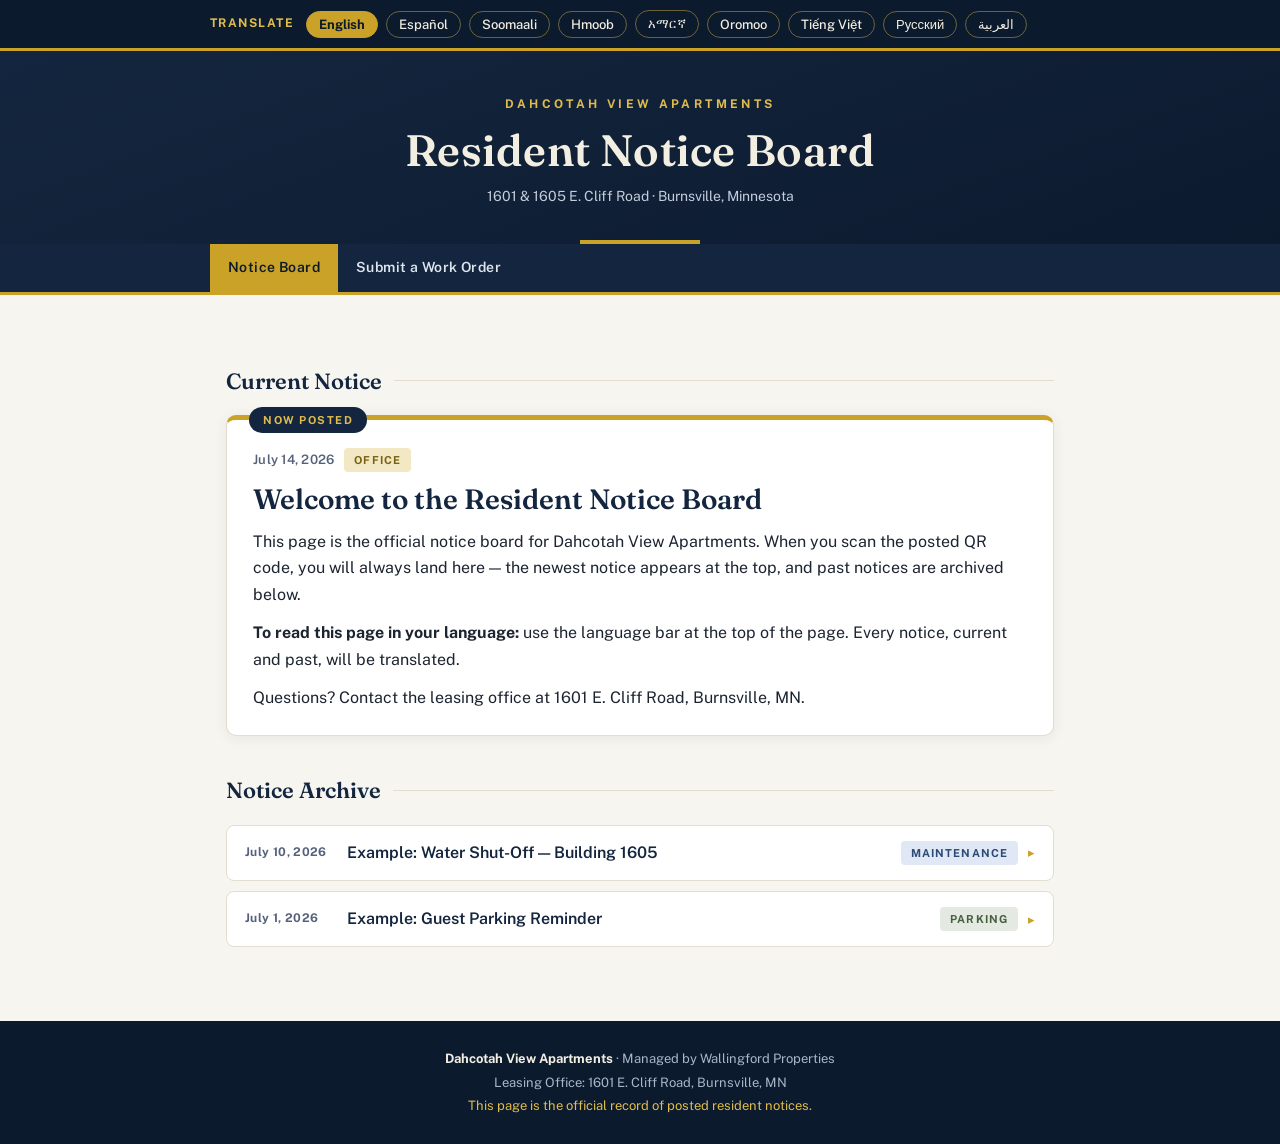
<file: index (1).html>
<!DOCTYPE html>
<html lang="en">
<head>
<meta charset="UTF-8">
<meta name="viewport" content="width=device-width, initial-scale=1.0">
<meta name="description" content="Official resident notices for Dahcotah View Apartments, Burnsville, MN. Readable in any language.">
<title>Resident Notices — Dahcotah View Apartments</title>
<link rel="preconnect" href="https://fonts.googleapis.com">
<link rel="preconnect" href="https://fonts.gstatic.com" crossorigin>
<link href="https://fonts.googleapis.com/css2?family=Fraunces:opsz,wght@9..144,500;9..144,600;9..144,700&family=Public+Sans:wght@400;500;600;700&display=swap" rel="stylesheet">
<style>
  :root {
    --navy: #14263f;
    --navy-deep: #0c1a2e;
    --navy-soft: #22385c;
    --gold: #c9a227;
    --gold-bright: #e0bc4a;
    --gold-pale: #f3e8c4;
    --paper: #f7f5ef;
    --card: #ffffff;
    --ink: #1c2431;
    --ink-soft: #55617a;
    --line: #e2ddd0;
    --emergency: #a83232;
  }

  * { box-sizing: border-box; margin: 0; padding: 0; }

  html { scroll-behavior: smooth; }
  @media (prefers-reduced-motion: reduce) {
    html { scroll-behavior: auto; }
    * { animation: none !important; transition: none !important; }
  }

  body {
    font-family: "Public Sans", -apple-system, BlinkMacSystemFont, sans-serif;
    background: var(--paper);
    color: var(--ink);
    line-height: 1.65;
    top: 0 !important; /* keep page in place when Google Translate loads */
  }

  /* Tidy the Google Translate injected banner */
  .goog-te-banner-frame, .skiptranslate iframe.skiptranslate { display: none !important; }
  body > .skiptranslate { display: none !important; }

  /* ---------- Language bar ---------- */
  .lang-bar {
    position: sticky;
    top: 0;
    z-index: 50;
    background: var(--navy-deep);
    border-bottom: 3px solid var(--gold);
    padding: 10px 16px;
  }
  .lang-bar-inner {
    max-width: 860px;
    margin: 0 auto;
    display: flex;
    flex-wrap: wrap;
    align-items: center;
    gap: 8px;
  }
  .lang-label {
    color: var(--gold-bright);
    font-size: 12px;
    font-weight: 700;
    letter-spacing: 0.12em;
    text-transform: uppercase;
    margin-right: 4px;
  }
  .lang-btn {
    background: transparent;
    border: 1px solid rgba(224, 188, 74, 0.45);
    color: #f2eee2;
    font-family: inherit;
    font-size: 13px;
    font-weight: 500;
    padding: 5px 12px;
    border-radius: 999px;
    cursor: pointer;
    transition: background 0.15s, border-color 0.15s;
  }
  .lang-btn:hover, .lang-btn:focus-visible {
    background: var(--navy-soft);
    border-color: var(--gold-bright);
  }
  .lang-btn:focus-visible { outline: 2px solid var(--gold-bright); outline-offset: 2px; }
  .lang-btn.active { background: var(--gold); border-color: var(--gold); color: var(--navy-deep); font-weight: 700; }
  #google_translate_element { margin-left: auto; }
  #google_translate_element .goog-te-gadget { font-size: 0; color: transparent; }
  #google_translate_element select {
    font-family: inherit;
    font-size: 13px;
    padding: 5px 8px;
    border-radius: 6px;
    border: 1px solid rgba(224, 188, 74, 0.45);
    background: var(--navy-soft);
    color: #f2eee2;
    max-width: 170px;
  }

  /* ---------- Header ---------- */
  header {
    background: linear-gradient(160deg, var(--navy) 0%, var(--navy-deep) 100%);
    color: #f2eee2;
    padding: 44px 20px 36px;
    text-align: center;
    position: relative;
    overflow: hidden;
  }
  header::after {
    content: "";
    position: absolute;
    left: 50%;
    bottom: 0;
    transform: translateX(-50%);
    width: 120px;
    height: 4px;
    background: var(--gold);
  }
  .property-eyebrow {
    font-size: 12px;
    font-weight: 700;
    letter-spacing: 0.28em;
    text-transform: uppercase;
    color: var(--gold-bright);
    margin-bottom: 10px;
  }
  header h1 {
    font-family: "Fraunces", Georgia, serif;
    font-weight: 600;
    font-size: clamp(30px, 6vw, 44px);
    letter-spacing: 0.01em;
    line-height: 1.15;
  }
  .property-sub {
    margin-top: 10px;
    font-size: 14px;
    color: #c4cddc;
  }

  /* ---------- Site nav ---------- */
  .site-nav { background: var(--navy); border-bottom: 3px solid var(--gold); }
  .site-nav-inner { max-width: 860px; margin: 0 auto; display: flex; }
  .site-nav a { color: #dfe5ee; text-decoration: none; font-size: 14px; font-weight: 600; padding: 12px 18px; letter-spacing: 0.03em; }
  .site-nav a:hover { background: var(--navy-soft); color: var(--gold-bright); }
  .site-nav a.current { background: var(--gold); color: var(--navy-deep); }

  /* ---------- Layout ---------- */
  main { max-width: 860px; margin: 0 auto; padding: 32px 16px 64px; }

  .section-heading {
    display: flex;
    align-items: center;
    gap: 12px;
    margin: 36px 0 16px;
  }
  .section-heading h2 {
    font-family: "Fraunces", Georgia, serif;
    font-weight: 600;
    font-size: 22px;
    color: var(--navy);
    white-space: nowrap;
  }
  .section-heading::after {
    content: "";
    flex: 1;
    height: 1px;
    background: var(--line);
  }

  /* ---------- Featured notice ---------- */
  .featured {
    background: var(--card);
    border: 1px solid var(--line);
    border-top: 5px solid var(--gold);
    border-radius: 10px;
    padding: 28px 26px 24px;
    box-shadow: 0 2px 14px rgba(20, 38, 63, 0.07);
    position: relative;
  }
  .posted-stamp {
    position: absolute;
    top: -13px;
    left: 22px;
    background: var(--navy);
    color: var(--gold-bright);
    font-size: 11px;
    font-weight: 700;
    letter-spacing: 0.14em;
    text-transform: uppercase;
    padding: 4px 14px;
    border-radius: 999px;
  }
  .notice-meta {
    display: flex;
    flex-wrap: wrap;
    align-items: center;
    gap: 10px;
    margin-bottom: 10px;
  }
  .notice-date {
    font-size: 13px;
    font-weight: 600;
    color: var(--ink-soft);
    letter-spacing: 0.02em;
  }
  .tag {
    font-size: 11px;
    font-weight: 700;
    letter-spacing: 0.1em;
    text-transform: uppercase;
    padding: 3px 10px;
    border-radius: 4px;
    background: var(--gold-pale);
    color: #7a6212;
  }
  .tag.emergency { background: #f6dede; color: var(--emergency); }
  .tag.maintenance { background: #dfe8f4; color: #2c4a75; }
  .tag.parking { background: #e4e9e2; color: #44603f; }
  .tag.community { background: #efe3ee; color: #6d3b66; }
  .featured h3 {
    font-family: "Fraunces", Georgia, serif;
    font-weight: 600;
    font-size: clamp(22px, 4.5vw, 28px);
    color: var(--navy);
    margin-bottom: 12px;
    line-height: 1.25;
  }
  .notice-body p { margin-bottom: 12px; }
  .notice-body p:last-child { margin-bottom: 0; }
  .notice-body ul { margin: 0 0 12px 22px; }
  .notice-body li { margin-bottom: 4px; }

  /* ---------- Archive ---------- */
  .archive-item {
    background: var(--card);
    border: 1px solid var(--line);
    border-radius: 8px;
    margin-bottom: 10px;
    overflow: hidden;
  }
  .archive-item summary {
    list-style: none;
    cursor: pointer;
    display: flex;
    flex-wrap: wrap;
    align-items: center;
    gap: 10px;
    padding: 14px 18px;
  }
  .archive-item summary::-webkit-details-marker { display: none; }
  .archive-item summary:focus-visible { outline: 2px solid var(--gold); outline-offset: -2px; }
  .archive-item summary:hover { background: #fbfaf6; }
  .archive-date {
    font-size: 12px;
    font-weight: 700;
    color: var(--ink-soft);
    min-width: 92px;
    letter-spacing: 0.03em;
  }
  .archive-title {
    font-weight: 600;
    color: var(--navy);
    flex: 1;
    min-width: 160px;
  }
  .archive-chevron {
    color: var(--gold);
    font-size: 13px;
    transition: transform 0.2s;
  }
  .archive-item[open] .archive-chevron { transform: rotate(90deg); }
  .archive-body {
    padding: 4px 18px 18px;
    border-top: 1px dashed var(--line);
    margin-top: 0;
    padding-top: 14px;
    color: var(--ink);
    font-size: 15px;
  }

  .empty-archive {
    text-align: center;
    color: var(--ink-soft);
    font-size: 14px;
    padding: 20px;
    background: var(--card);
    border: 1px dashed var(--line);
    border-radius: 8px;
  }

  /* ---------- Footer ---------- */
  footer {
    background: var(--navy-deep);
    color: #aab6c9;
    text-align: center;
    font-size: 13px;
    padding: 26px 16px;
    line-height: 1.8;
  }
  footer strong { color: #f2eee2; }
  footer .gold { color: var(--gold-bright); }

  @media print {
    .lang-bar, footer, .archive-chevron { display: none; }
    body { background: #fff; }
    .featured, .archive-item { box-shadow: none; }
  }
</style>
</head>
<body>

<!-- Language bar -->
<nav class="lang-bar" aria-label="Translate this page">
  <div class="lang-bar-inner">
    <span class="lang-label">Translate</span>
    <button class="lang-btn active" data-lang="en" onclick="setLanguage('en', this)">English</button>
    <button class="lang-btn" data-lang="es" onclick="setLanguage('es', this)">Español</button>
    <button class="lang-btn" data-lang="so" onclick="setLanguage('so', this)">Soomaali</button>
    <button class="lang-btn" data-lang="hmn" onclick="setLanguage('hmn', this)">Hmoob</button>
    <button class="lang-btn" data-lang="am" onclick="setLanguage('am', this)">አማርኛ</button>
    <button class="lang-btn" data-lang="om" onclick="setLanguage('om', this)">Oromoo</button>
    <button class="lang-btn" data-lang="vi" onclick="setLanguage('vi', this)">Tiếng Việt</button>
    <button class="lang-btn" data-lang="ru" onclick="setLanguage('ru', this)">Русский</button>
    <button class="lang-btn" data-lang="ar" onclick="setLanguage('ar', this)">العربية</button>
    <div id="google_translate_element" aria-label="More languages"></div>
  </div>
</nav>

<header>
  <p class="property-eyebrow">Dahcotah View Apartments</p>
  <h1>Resident Notice Board</h1>
  <p class="property-sub">1601 &amp; 1605 E. Cliff Road &middot; Burnsville, Minnesota</p>
</header>

<nav class="site-nav" aria-label="Site pages">
  <div class="site-nav-inner">
    <a href="index.html" class="current">Notice Board</a>
    <a href="workorder.html">Submit a Work Order</a>
  </div>
</nav>

<main>
  <div class="section-heading"><h2>Current Notice</h2></div>
  <article class="featured" id="featured-notice">
    <span class="posted-stamp">Now Posted</span>
    <!-- filled by script -->
  </article>

  <div class="section-heading"><h2>Notice Archive</h2></div>
  <section id="archive" aria-label="Past notices">
    <!-- filled by script -->
  </section>
</main>

<footer>
  <strong>Dahcotah View Apartments</strong> &middot; Managed by Wallingford Properties<br>
  Leasing Office: 1601 E. Cliff Road, Burnsville, MN<br>
  <span class="gold">This page is the official record of posted resident notices.</span>
</footer>

<script src="notices.js"></script>
<script>
  // ---------- Render notices ----------
  function formatDate(iso) {
    const d = new Date(iso + "T12:00:00");
    return d.toLocaleDateString("en-US", { year: "numeric", month: "long", day: "numeric" });
  }
  function tagClass(category) {
    return "tag " + (category || "").toLowerCase().replace(/[^a-z]/g, "");
  }

  const sorted = [...NOTICES].sort((a, b) => b.date.localeCompare(a.date));
  const featured = sorted.find(n => n.pinned) || sorted[0];
  const rest = sorted.filter(n => n !== featured);

  const featuredEl = document.getElementById("featured-notice");
  if (featured) {
    featuredEl.insertAdjacentHTML("beforeend", `
      <div class="notice-meta">
        <span class="notice-date">${formatDate(featured.date)}</span>
        <span class="${tagClass(featured.category)}">${featured.category}</span>
      </div>
      <h3>${featured.title}</h3>
      <div class="notice-body">${featured.body}</div>
    `);
  }

  const archiveEl = document.getElementById("archive");
  if (rest.length === 0) {
    archiveEl.innerHTML = `<p class="empty-archive">No past notices yet. New notices will be archived here automatically.</p>`;
  } else {
    archiveEl.innerHTML = rest.map(n => `
      <details class="archive-item">
        <summary>
          <span class="archive-date">${formatDate(n.date)}</span>
          <span class="archive-title">${n.title}</span>
          <span class="${tagClass(n.category)}">${n.category}</span>
          <span class="archive-chevron" aria-hidden="true">&#9656;</span>
        </summary>
        <div class="archive-body notice-body">${n.body}</div>
      </details>
    `).join("");
  }

  // ---------- Google Translate ----------
  function googleTranslateElementInit() {
    new google.translate.TranslateElement({
      pageLanguage: "en",
      autoDisplay: false,
      layout: google.translate.TranslateElement.InlineLayout.SIMPLE
    }, "google_translate_element");
  }

  // Language switching works by setting the "googtrans" cookie that
  // Google Translate reads on page load, then refreshing the page.
  // This is the most reliable method across all browsers and phones.
  function setLanguage(code, btn) {
    const expire = "Thu, 01 Jan 1970 00:00:00 UTC";
    // Clear any existing translation cookie first
    document.cookie = "googtrans=; path=/; expires=" + expire;
    document.cookie = "googtrans=; path=/; domain=" + location.hostname + "; expires=" + expire;
    document.cookie = "googtrans=; path=/; domain=." + location.hostname + "; expires=" + expire;

    if (code !== "en") {
      document.cookie = "googtrans=/en/" + code + "; path=/";
    }
    location.reload();
  }

  // On load: highlight the button matching the active translation cookie
  (function markActiveLanguage() {
    const match = document.cookie.match(/googtrans=\/en\/([a-zA-Z-]+)/);
    const active = match ? match[1] : "en";
    document.querySelectorAll(".lang-btn").forEach(b => {
      b.classList.toggle("active", b.dataset.lang === active);
    });
  })();
</script>
<script src="https://translate.google.com/translate_a/element.js?cb=googleTranslateElementInit" defer></script>
</body>
</html>
</file>
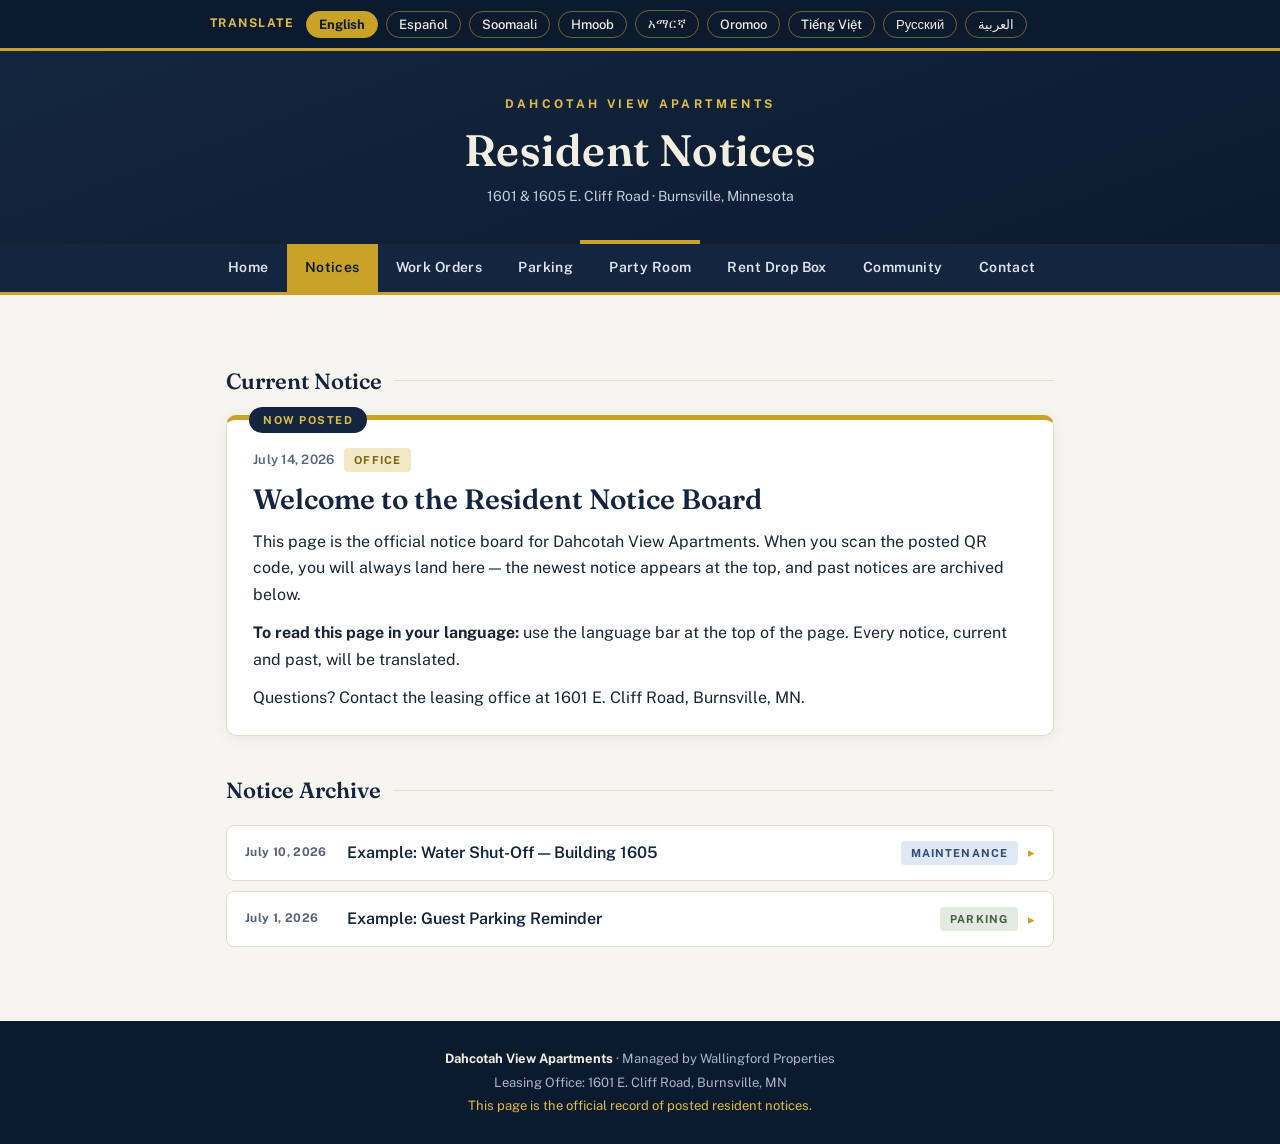
<file: notices.html>
<!DOCTYPE html>
<html lang="en">
<head>
<meta charset="UTF-8">
<meta name="viewport" content="width=device-width, initial-scale=1.0">
<meta name="description" content="Official resident notices for Dahcotah View Apartments, Burnsville, MN. Readable in any language.">
<title>Resident Notices — Dahcotah View Apartments</title>
<link rel="preconnect" href="https://fonts.googleapis.com">
<link rel="preconnect" href="https://fonts.gstatic.com" crossorigin>
<link href="https://fonts.googleapis.com/css2?family=Fraunces:opsz,wght@9..144,500;9..144,600;9..144,700&family=Public+Sans:wght@400;500;600;700&display=swap" rel="stylesheet">
<style>
  :root {
    --navy: #14263f;
    --navy-deep: #0c1a2e;
    --navy-soft: #22385c;
    --gold: #c9a227;
    --gold-bright: #e0bc4a;
    --gold-pale: #f3e8c4;
    --paper: #f7f5ef;
    --card: #ffffff;
    --ink: #1c2431;
    --ink-soft: #55617a;
    --line: #e2ddd0;
    --emergency: #a83232;
  }

  * { box-sizing: border-box; margin: 0; padding: 0; }

  html { scroll-behavior: smooth; }
  @media (prefers-reduced-motion: reduce) {
    html { scroll-behavior: auto; }
    * { animation: none !important; transition: none !important; }
  }

  body {
    font-family: "Public Sans", -apple-system, BlinkMacSystemFont, sans-serif;
    background: var(--paper);
    color: var(--ink);
    line-height: 1.65;
    top: 0 !important; /* keep page in place when Google Translate loads */
  }

  /* Tidy the Google Translate injected banner */
  .goog-te-banner-frame, .skiptranslate iframe.skiptranslate { display: none !important; }
  body > .skiptranslate { display: none !important; }

  /* ---------- Language bar ---------- */
  .lang-bar {
    position: sticky;
    top: 0;
    z-index: 50;
    background: var(--navy-deep);
    border-bottom: 3px solid var(--gold);
    padding: 10px 16px;
  }
  .lang-bar-inner {
    max-width: 860px;
    margin: 0 auto;
    display: flex;
    flex-wrap: wrap;
    align-items: center;
    gap: 8px;
  }
  .lang-label {
    color: var(--gold-bright);
    font-size: 12px;
    font-weight: 700;
    letter-spacing: 0.12em;
    text-transform: uppercase;
    margin-right: 4px;
  }
  .lang-btn {
    background: transparent;
    border: 1px solid rgba(224, 188, 74, 0.45);
    color: #f2eee2;
    font-family: inherit;
    font-size: 13px;
    font-weight: 500;
    padding: 5px 12px;
    border-radius: 999px;
    cursor: pointer;
    transition: background 0.15s, border-color 0.15s;
  }
  .lang-btn:hover, .lang-btn:focus-visible {
    background: var(--navy-soft);
    border-color: var(--gold-bright);
  }
  .lang-btn:focus-visible { outline: 2px solid var(--gold-bright); outline-offset: 2px; }
  .lang-btn.active { background: var(--gold); border-color: var(--gold); color: var(--navy-deep); font-weight: 700; }
  #google_translate_element { margin-left: auto; }
  #google_translate_element .goog-te-gadget { font-size: 0; color: transparent; }
  #google_translate_element select {
    font-family: inherit;
    font-size: 13px;
    padding: 5px 8px;
    border-radius: 6px;
    border: 1px solid rgba(224, 188, 74, 0.45);
    background: var(--navy-soft);
    color: #f2eee2;
    max-width: 170px;
  }

  /* ---------- Header ---------- */
  header {
    background: linear-gradient(160deg, var(--navy) 0%, var(--navy-deep) 100%);
    color: #f2eee2;
    padding: 44px 20px 36px;
    text-align: center;
    position: relative;
    overflow: hidden;
  }
  header::after {
    content: "";
    position: absolute;
    left: 50%;
    bottom: 0;
    transform: translateX(-50%);
    width: 120px;
    height: 4px;
    background: var(--gold);
  }
  .property-eyebrow {
    font-size: 12px;
    font-weight: 700;
    letter-spacing: 0.28em;
    text-transform: uppercase;
    color: var(--gold-bright);
    margin-bottom: 10px;
  }
  header h1 {
    font-family: "Fraunces", Georgia, serif;
    font-weight: 600;
    font-size: clamp(30px, 6vw, 44px);
    letter-spacing: 0.01em;
    line-height: 1.15;
  }
  .property-sub {
    margin-top: 10px;
    font-size: 14px;
    color: #c4cddc;
  }

  /* ---------- Site nav ---------- */
  .site-nav { background: var(--navy); border-bottom: 3px solid var(--gold); }
  .site-nav-inner { max-width: 860px; margin: 0 auto; display: flex; }
  .site-nav a { color: #dfe5ee; text-decoration: none; font-size: 14px; font-weight: 600; padding: 12px 18px; letter-spacing: 0.03em; }
  .site-nav a:hover { background: var(--navy-soft); color: var(--gold-bright); }
  .site-nav a.current { background: var(--gold); color: var(--navy-deep); }

  /* ---------- Layout ---------- */
  main { max-width: 860px; margin: 0 auto; padding: 32px 16px 64px; }

  .section-heading {
    display: flex;
    align-items: center;
    gap: 12px;
    margin: 36px 0 16px;
  }
  .section-heading h2 {
    font-family: "Fraunces", Georgia, serif;
    font-weight: 600;
    font-size: 22px;
    color: var(--navy);
    white-space: nowrap;
  }
  .section-heading::after {
    content: "";
    flex: 1;
    height: 1px;
    background: var(--line);
  }

  /* ---------- Featured notice ---------- */
  .featured {
    background: var(--card);
    border: 1px solid var(--line);
    border-top: 5px solid var(--gold);
    border-radius: 10px;
    padding: 28px 26px 24px;
    box-shadow: 0 2px 14px rgba(20, 38, 63, 0.07);
    position: relative;
  }
  .posted-stamp {
    position: absolute;
    top: -13px;
    left: 22px;
    background: var(--navy);
    color: var(--gold-bright);
    font-size: 11px;
    font-weight: 700;
    letter-spacing: 0.14em;
    text-transform: uppercase;
    padding: 4px 14px;
    border-radius: 999px;
  }
  .notice-meta {
    display: flex;
    flex-wrap: wrap;
    align-items: center;
    gap: 10px;
    margin-bottom: 10px;
  }
  .notice-date {
    font-size: 13px;
    font-weight: 600;
    color: var(--ink-soft);
    letter-spacing: 0.02em;
  }
  .tag {
    font-size: 11px;
    font-weight: 700;
    letter-spacing: 0.1em;
    text-transform: uppercase;
    padding: 3px 10px;
    border-radius: 4px;
    background: var(--gold-pale);
    color: #7a6212;
  }
  .tag.emergency { background: #f6dede; color: var(--emergency); }
  .tag.maintenance { background: #dfe8f4; color: #2c4a75; }
  .tag.parking { background: #e4e9e2; color: #44603f; }
  .tag.community { background: #efe3ee; color: #6d3b66; }
  .featured h3 {
    font-family: "Fraunces", Georgia, serif;
    font-weight: 600;
    font-size: clamp(22px, 4.5vw, 28px);
    color: var(--navy);
    margin-bottom: 12px;
    line-height: 1.25;
  }
  .notice-body p { margin-bottom: 12px; }
  .notice-body p:last-child { margin-bottom: 0; }
  .notice-body ul { margin: 0 0 12px 22px; }
  .notice-body li { margin-bottom: 4px; }

  /* ---------- Archive ---------- */
  .archive-item {
    background: var(--card);
    border: 1px solid var(--line);
    border-radius: 8px;
    margin-bottom: 10px;
    overflow: hidden;
  }
  .archive-item summary {
    list-style: none;
    cursor: pointer;
    display: flex;
    flex-wrap: wrap;
    align-items: center;
    gap: 10px;
    padding: 14px 18px;
  }
  .archive-item summary::-webkit-details-marker { display: none; }
  .archive-item summary:focus-visible { outline: 2px solid var(--gold); outline-offset: -2px; }
  .archive-item summary:hover { background: #fbfaf6; }
  .archive-date {
    font-size: 12px;
    font-weight: 700;
    color: var(--ink-soft);
    min-width: 92px;
    letter-spacing: 0.03em;
  }
  .archive-title {
    font-weight: 600;
    color: var(--navy);
    flex: 1;
    min-width: 160px;
  }
  .archive-chevron {
    color: var(--gold);
    font-size: 13px;
    transition: transform 0.2s;
  }
  .archive-item[open] .archive-chevron { transform: rotate(90deg); }
  .archive-body {
    padding: 4px 18px 18px;
    border-top: 1px dashed var(--line);
    margin-top: 0;
    padding-top: 14px;
    color: var(--ink);
    font-size: 15px;
  }

  .empty-archive {
    text-align: center;
    color: var(--ink-soft);
    font-size: 14px;
    padding: 20px;
    background: var(--card);
    border: 1px dashed var(--line);
    border-radius: 8px;
  }

  /* ---------- Footer ---------- */
  footer {
    background: var(--navy-deep);
    color: #aab6c9;
    text-align: center;
    font-size: 13px;
    padding: 26px 16px;
    line-height: 1.8;
  }
  footer strong { color: #f2eee2; }
  footer .gold { color: var(--gold-bright); }

  @media print {
    .lang-bar, footer, .archive-chevron { display: none; }
    body { background: #fff; }
    .featured, .archive-item { box-shadow: none; }
  }
</style>
</head>
<body>

<!-- Language bar -->
<nav class="lang-bar" aria-label="Translate this page">
  <div class="lang-bar-inner">
    <span class="lang-label">Translate</span>
    <button class="lang-btn active" data-lang="en" onclick="setLanguage('en', this)">English</button>
    <button class="lang-btn" data-lang="es" onclick="setLanguage('es', this)">Español</button>
    <button class="lang-btn" data-lang="so" onclick="setLanguage('so', this)">Soomaali</button>
    <button class="lang-btn" data-lang="hmn" onclick="setLanguage('hmn', this)">Hmoob</button>
    <button class="lang-btn" data-lang="am" onclick="setLanguage('am', this)">አማርኛ</button>
    <button class="lang-btn" data-lang="om" onclick="setLanguage('om', this)">Oromoo</button>
    <button class="lang-btn" data-lang="vi" onclick="setLanguage('vi', this)">Tiếng Việt</button>
    <button class="lang-btn" data-lang="ru" onclick="setLanguage('ru', this)">Русский</button>
    <button class="lang-btn" data-lang="ar" onclick="setLanguage('ar', this)">العربية</button>
    <div id="google_translate_element" aria-label="More languages"></div>
  </div>
</nav>

<header>
  <p class="property-eyebrow">Dahcotah View Apartments</p>
  <h1>Resident Notices</h1>
  <p class="property-sub">1601 &amp; 1605 E. Cliff Road &middot; Burnsville, Minnesota</p>
</header>

<nav class="site-nav" aria-label="Site pages">
  <div class="site-nav-inner">
    <a href="index.html">Home</a>
    <a href="notices.html" class="current">Notices</a>
    <a href="workorder.html">Work Orders</a>
    <a href="parking.html">Parking</a>
    <a href="partyroom.html">Party Room</a>
    <a href="rentbox.html">Rent Drop Box</a>
    <a href="community.html">Community</a>
    <a href="contact.html">Contact</a>
  </div>
</nav>

<main>
  <div class="section-heading"><h2>Current Notice</h2></div>
  <article class="featured" id="featured-notice">
    <span class="posted-stamp">Now Posted</span>
    <!-- filled by script -->
  </article>

  <div class="section-heading"><h2>Notice Archive</h2></div>
  <section id="archive" aria-label="Past notices">
    <!-- filled by script -->
  </section>
</main>

<footer>
  <strong>Dahcotah View Apartments</strong> &middot; Managed by Wallingford Properties<br>
  Leasing Office: 1601 E. Cliff Road, Burnsville, MN<br>
  <span class="gold">This page is the official record of posted resident notices.</span>
</footer>

<script src="notices.js"></script>
<script>
  // ---------- Render notices ----------
  function formatDate(iso) {
    const d = new Date(iso + "T12:00:00");
    return d.toLocaleDateString("en-US", { year: "numeric", month: "long", day: "numeric" });
  }
  function tagClass(category) {
    return "tag " + (category || "").toLowerCase().replace(/[^a-z]/g, "");
  }

  const sorted = [...NOTICES].sort((a, b) => b.date.localeCompare(a.date));
  const featured = sorted.find(n => n.pinned) || sorted[0];
  const rest = sorted.filter(n => n !== featured);

  const featuredEl = document.getElementById("featured-notice");
  if (featured) {
    featuredEl.insertAdjacentHTML("beforeend", `
      <div class="notice-meta">
        <span class="notice-date">${formatDate(featured.date)}</span>
        <span class="${tagClass(featured.category)}">${featured.category}</span>
      </div>
      <h3>${featured.title}</h3>
      <div class="notice-body">${featured.body}</div>
    `);
  }

  const archiveEl = document.getElementById("archive");
  if (rest.length === 0) {
    archiveEl.innerHTML = `<p class="empty-archive">No past notices yet. New notices will be archived here automatically.</p>`;
  } else {
    archiveEl.innerHTML = rest.map(n => `
      <details class="archive-item">
        <summary>
          <span class="archive-date">${formatDate(n.date)}</span>
          <span class="archive-title">${n.title}</span>
          <span class="${tagClass(n.category)}">${n.category}</span>
          <span class="archive-chevron" aria-hidden="true">&#9656;</span>
        </summary>
        <div class="archive-body notice-body">${n.body}</div>
      </details>
    `).join("");
  }

  // ---------- Google Translate ----------
  function googleTranslateElementInit() {
    new google.translate.TranslateElement({
      pageLanguage: "en",
      autoDisplay: false,
      layout: google.translate.TranslateElement.InlineLayout.SIMPLE
    }, "google_translate_element");
  }

  // Language switching works by setting the "googtrans" cookie that
  // Google Translate reads on page load, then refreshing the page.
  // This is the most reliable method across all browsers and phones.
  function setLanguage(code, btn) {
    const expire = "Thu, 01 Jan 1970 00:00:00 UTC";
    // Clear any existing translation cookie first
    document.cookie = "googtrans=; path=/; expires=" + expire;
    document.cookie = "googtrans=; path=/; domain=" + location.hostname + "; expires=" + expire;
    document.cookie = "googtrans=; path=/; domain=." + location.hostname + "; expires=" + expire;

    if (code !== "en") {
      document.cookie = "googtrans=/en/" + code + "; path=/";
    }
    location.reload();
  }

  // On load: highlight the button matching the active translation cookie
  (function markActiveLanguage() {
    const match = document.cookie.match(/googtrans=\/en\/([a-zA-Z-]+)/);
    const active = match ? match[1] : "en";
    document.querySelectorAll(".lang-btn").forEach(b => {
      b.classList.toggle("active", b.dataset.lang === active);
    });
  })();
</script>
<script src="https://translate.google.com/translate_a/element.js?cb=googleTranslateElementInit" defer></script>
</body>
</html>
</file>
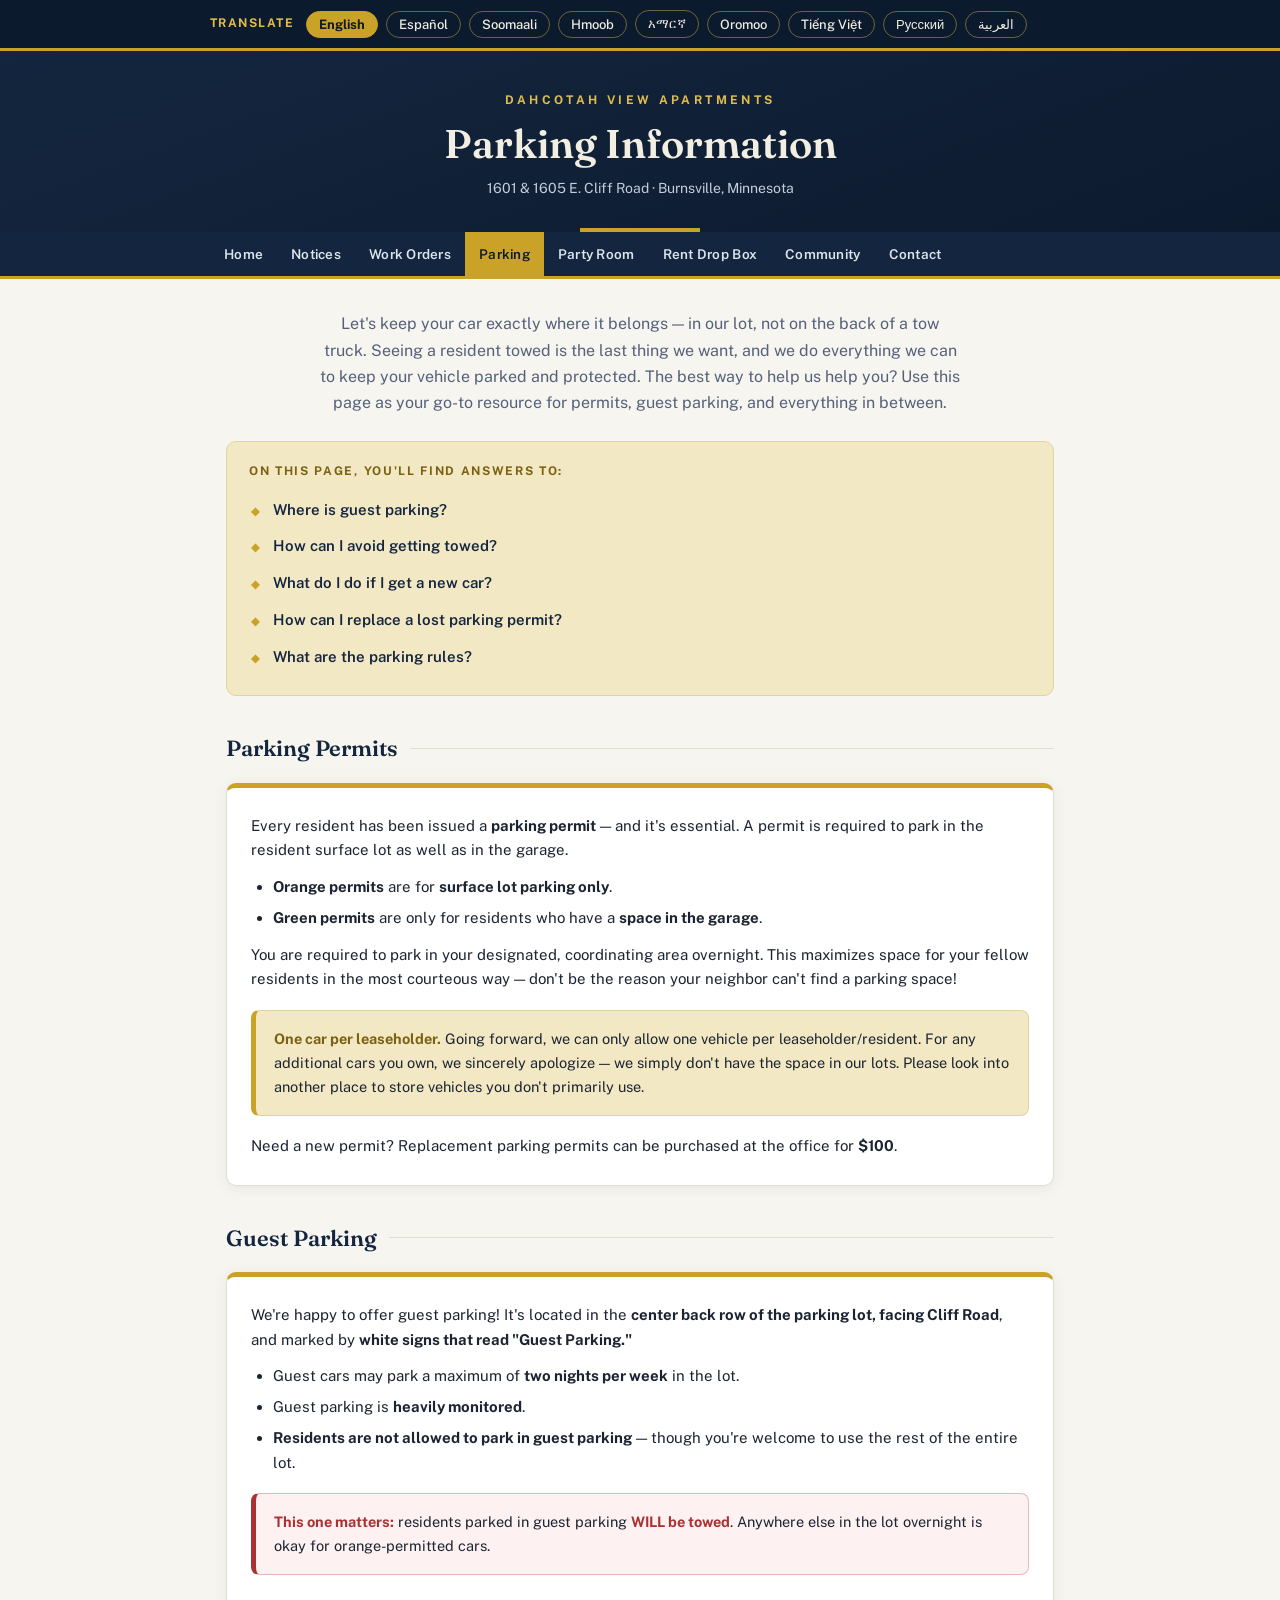
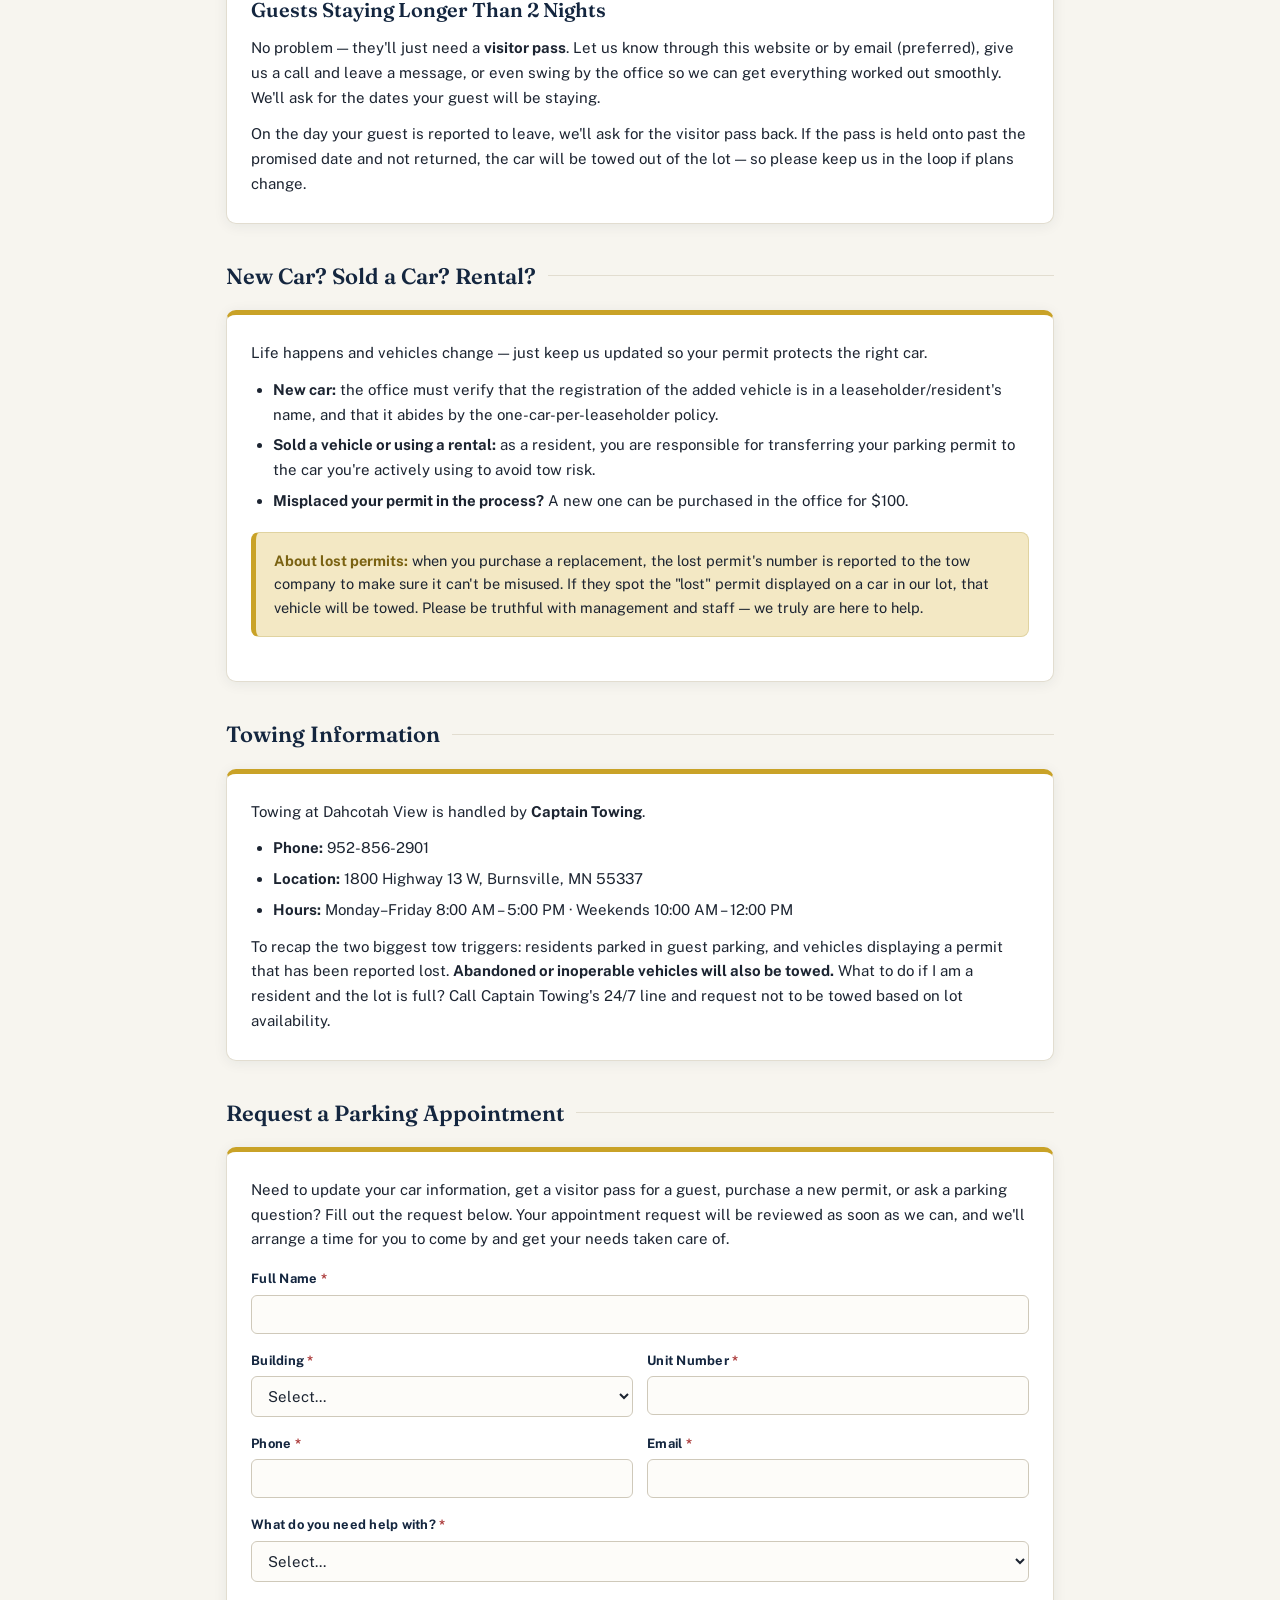
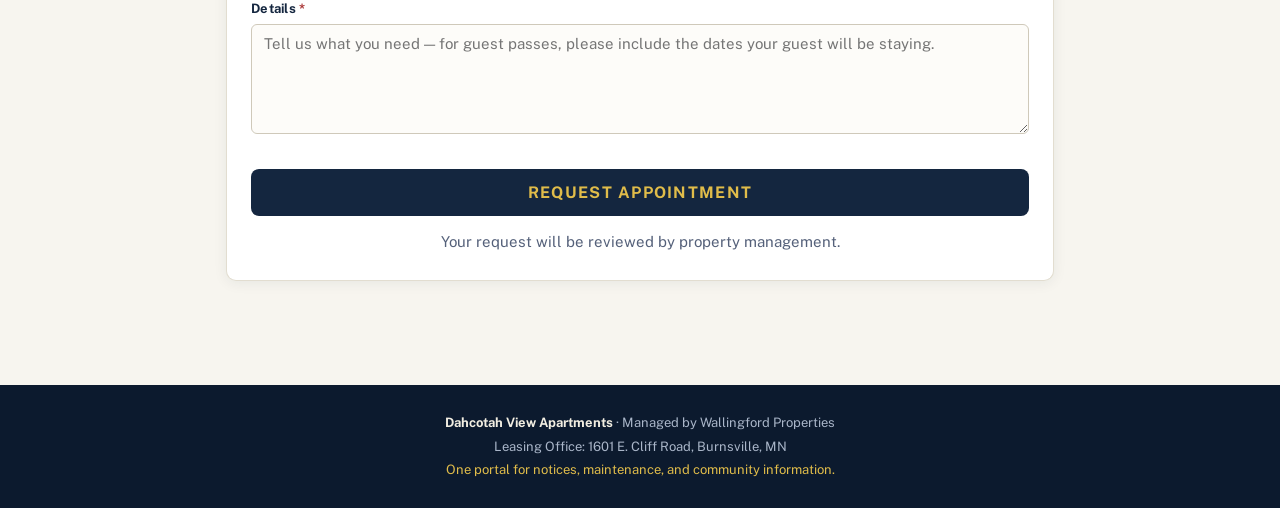
<file: parking.html>
<!DOCTYPE html>
<html lang="en">
<head>
<meta charset="UTF-8">
<meta name="viewport" content="width=device-width, initial-scale=1.0">
<meta name="description" content="Parking permits, guest parking, towing information, and vehicle updates for Dahcotah View Apartments.">
<title>Parking Information — Dahcotah View Apartments</title>
<link rel="preconnect" href="https://fonts.googleapis.com">
<link rel="preconnect" href="https://fonts.gstatic.com" crossorigin>
<link href="https://fonts.googleapis.com/css2?family=Fraunces:opsz,wght@9..144,500;9..144,600;9..144,700&family=Public+Sans:wght@400;500;600;700&display=swap" rel="stylesheet">
<link rel="stylesheet" href="portal.css">
</head>
<body>

<nav class="lang-bar" aria-label="Translate this page">
  <div class="lang-bar-inner">
    <span class="lang-label">Translate</span>
    <button class="lang-btn" data-lang="en" onclick="setLanguage('en', this)">English</button>
    <button class="lang-btn" data-lang="es" onclick="setLanguage('es', this)">Español</button>
    <button class="lang-btn" data-lang="so" onclick="setLanguage('so', this)">Soomaali</button>
    <button class="lang-btn" data-lang="hmn" onclick="setLanguage('hmn', this)">Hmoob</button>
    <button class="lang-btn" data-lang="am" onclick="setLanguage('am', this)">አማርኛ</button>
    <button class="lang-btn" data-lang="om" onclick="setLanguage('om', this)">Oromoo</button>
    <button class="lang-btn" data-lang="vi" onclick="setLanguage('vi', this)">Tiếng Việt</button>
    <button class="lang-btn" data-lang="ru" onclick="setLanguage('ru', this)">Русский</button>
    <button class="lang-btn" data-lang="ar" onclick="setLanguage('ar', this)">العربية</button>
    <div id="google_translate_element" aria-label="More languages"></div>
  </div>
</nav>

<header class="site-header">
  <p class="property-eyebrow">Dahcotah View Apartments</p>
  <h1>Parking Information</h1>
  <p class="property-sub">1601 &amp; 1605 E. Cliff Road &middot; Burnsville, Minnesota</p>
</header>

<nav class="site-nav" aria-label="Site pages">
  <div class="site-nav-inner">
    <a href="index.html">Home</a>
    <a href="notices.html">Notices</a>
    <a href="workorder.html">Work Orders</a>
    <a href="parking.html" class="current">Parking</a>
    <a href="partyroom.html">Party Room</a>
    <a href="rentbox.html">Rent Drop Box</a>
    <a href="community.html">Community</a>
    <a href="contact.html">Contact</a>
  </div>
</nav>

<main class="portal-main">
  <p class="intro-note">Let's keep your car exactly where it belongs — in our lot, not on the back of a tow truck. Seeing a resident towed is the last thing we want, and we do everything we can to keep your vehicle parked and protected. The best way to help us help you? Use this page as your go-to resource for permits, guest parking, and everything in between.</p>

  <div class="faq-box">
    <p class="faq-box-title">On This Page, You'll Find Answers To:</p>
    <ul>
      <li>Where is guest parking?</li>
      <li>How can I avoid getting towed?</li>
      <li>What do I do if I get a new car?</li>
      <li>How can I replace a lost parking permit?</li>
      <li>What are the parking rules?</li>
    </ul>
  </div>

  <div class="section-heading"><h2>Parking Permits</h2></div>
  <div class="card">
    <p>Every resident has been issued a <strong>parking permit</strong> — and it's essential. A permit is required to park in the resident surface lot as well as in the garage.</p>
    <ul>
      <li><strong>Orange permits</strong> are for <strong>surface lot parking only</strong>.</li>
      <li><strong>Green permits</strong> are only for residents who have a <strong>space in the garage</strong>.</li>
    </ul>
    <p>You are required to park in your designated, coordinating area overnight. This maximizes space for your fellow residents in the most courteous way — don't be the reason your neighbor can't find a parking space!</p>
    <div class="callout-gold"><strong>One car per leaseholder.</strong> Going forward, we can only allow one vehicle per leaseholder/resident. For any additional cars you own, we sincerely apologize — we simply don't have the space in our lots. Please look into another place to store vehicles you don't primarily use.</div>
    <p>Need a new permit? Replacement parking permits can be purchased at the office for <strong>$100</strong>.</p>
  </div>

  <div class="section-heading"><h2>Guest Parking</h2></div>
  <div class="card">
    <p>We're happy to offer guest parking! It's located in the <strong>center back row of the parking lot, facing Cliff Road</strong>, and marked by <strong>white signs that read "Guest Parking."</strong></p>
    <ul>
      <li>Guest cars may park a maximum of <strong>two nights per week</strong> in the lot.</li>
      <li>Guest parking is <strong>heavily monitored</strong>.</li>
      <li><strong>Residents are not allowed to park in guest parking</strong> — though you're welcome to use the rest of the entire lot.</li>
    </ul>
    <div class="callout-red"><strong>This one matters:</strong> residents parked in guest parking <strong>WILL be towed</strong>. Anywhere else in the lot overnight is okay for orange-permitted cars.</div>
    <h3>Guests Staying Longer Than 2 Nights</h3>
    <p>No problem — they'll just need a <strong>visitor pass</strong>. Let us know through this website or by email (preferred), give us a call and leave a message, or even swing by the office so we can get everything worked out smoothly. We'll ask for the dates your guest will be staying.</p>
    <p>On the day your guest is reported to leave, we'll ask for the visitor pass back. If the pass is held onto past the promised date and not returned, the car will be towed out of the lot — so please keep us in the loop if plans change.</p>
  </div>

  <div class="section-heading"><h2>New Car? Sold a Car? Rental?</h2></div>
  <div class="card">
    <p>Life happens and vehicles change — just keep us updated so your permit protects the right car.</p>
    <ul>
      <li><strong>New car:</strong> the office must verify that the registration of the added vehicle is in a leaseholder/resident's name, and that it abides by the one-car-per-leaseholder policy.</li>
      <li><strong>Sold a vehicle or using a rental:</strong> as a resident, you are responsible for transferring your parking permit to the car you're actively using to avoid tow risk.</li>
      <li><strong>Misplaced your permit in the process?</strong> A new one can be purchased in the office for $100.</li>
    </ul>
    <div class="callout-gold"><strong>About lost permits:</strong> when you purchase a replacement, the lost permit's number is reported to the tow company to make sure it can't be misused. If they spot the "lost" permit displayed on a car in our lot, that vehicle will be towed. Please be truthful with management and staff — we truly are here to help.</div>
  </div>

  <div class="section-heading"><h2>Towing Information</h2></div>
  <div class="card">
    <p>Towing at Dahcotah View is handled by <strong>Captain Towing</strong>.</p>
    <ul>
      <li><strong>Phone:</strong> 952-856-2901</li>
      <li><strong>Location:</strong> 1800 Highway 13 W, Burnsville, MN 55337</li>
      <li><strong>Hours:</strong> Monday–Friday 8:00 AM – 5:00 PM &middot; Weekends 10:00 AM – 12:00 PM</li>
    </ul>
    <p>To recap the two biggest tow triggers: residents parked in guest parking, and vehicles displaying a permit that has been reported lost. <strong>Abandoned or inoperable vehicles will also be towed.</strong> What to do if I am a resident and the lot is full? </strong>Call Captain Towing's 24/7 line</strong> and request not to be towed based on lot availability.</p>
  </div>

  <div class="section-heading"><h2>Request a Parking Appointment</h2></div>
  <div class="card">
    <p>Need to update your car information, get a visitor pass for a guest, purchase a new permit, or ask a parking question? Fill out the request below. Your appointment request will be reviewed as soon as we can, and we'll arrange a time for you to come by and get your needs taken care of.</p>
    <form action="https://api.web3forms.com/submit" method="POST">
      <input type="hidden" name="access_key" value="60f2de74-e0a8-41ec-82ff-78d8443c3d2e">
      <input type="hidden" name="from_name" value="Parking Appointment">
      <input type="hidden" name="subject" value="Parking Appointment Request">
      <input type="hidden" name="redirect" value="https://dahcotahview.github.io/Building-Updates/thanks.html">
      <input type="checkbox" name="botcheck" style="display:none" tabindex="-1">
      <label for="ap-name">Full Name <span class="req">*</span></label>
      <input type="text" id="ap-name" name="Resident Name" required>
      <div class="two-col">
        <div>
          <label for="ap-bldg">Building <span class="req">*</span></label>
          <select id="ap-bldg" name="Building" required>
            <option value="">Select...</option>
            <option>1601 E. Cliff Road</option>
            <option>1605 E. Cliff Road</option>
          </select>
        </div>
        <div>
          <label for="ap-unit">Unit Number <span class="req">*</span></label>
          <input type="text" id="ap-unit" name="Unit Number" required>
        </div>
      </div>
      <div class="two-col">
        <div>
          <label for="ap-phone">Phone <span class="req">*</span></label>
          <input type="tel" id="ap-phone" name="Phone" required>
        </div>
        <div>
          <label for="ap-email">Email <span class="req">*</span></label>
          <input type="email" id="ap-email" name="email" required>
        </div>
      </div>
      <label for="ap-reason">What do you need help with? <span class="req">*</span></label>
      <select id="ap-reason" name="Appointment Reason" required>
        <option value="">Select...</option>
        <option>Update my vehicle information</option>
        <option>Get a visitor pass for a guest (staying longer than 2 nights)</option>
        <option>Purchase a replacement parking permit ($100)</option>
        <option>Report a sold vehicle / rental car permit transfer</option>
        <option>General parking question</option>
        <option>Other</option>
      </select>
      <label for="ap-details">Details <span class="req">*</span></label>
      <textarea id="ap-details" name="Details" placeholder="Tell us what you need — for guest passes, please include the dates your guest will be staying." required></textarea>
      <button type="submit" class="submit-btn">Request Appointment</button>
      <p class="fine-print">Your request will be reviewed by property management.</p>
    </form>
  </div>
</main>

<footer class="site-footer">
  <strong>Dahcotah View Apartments</strong> &middot; Managed by Wallingford Properties<br>
  Leasing Office: 1601 E. Cliff Road, Burnsville, MN<br>
  <span class="gold">One portal for notices, maintenance, and community information.</span>
</footer>

<script src="portal.js"></script>
<script src="https://translate.google.com/translate_a/element.js?cb=googleTranslateElementInit" defer></script>
</body>
</html>
</file>
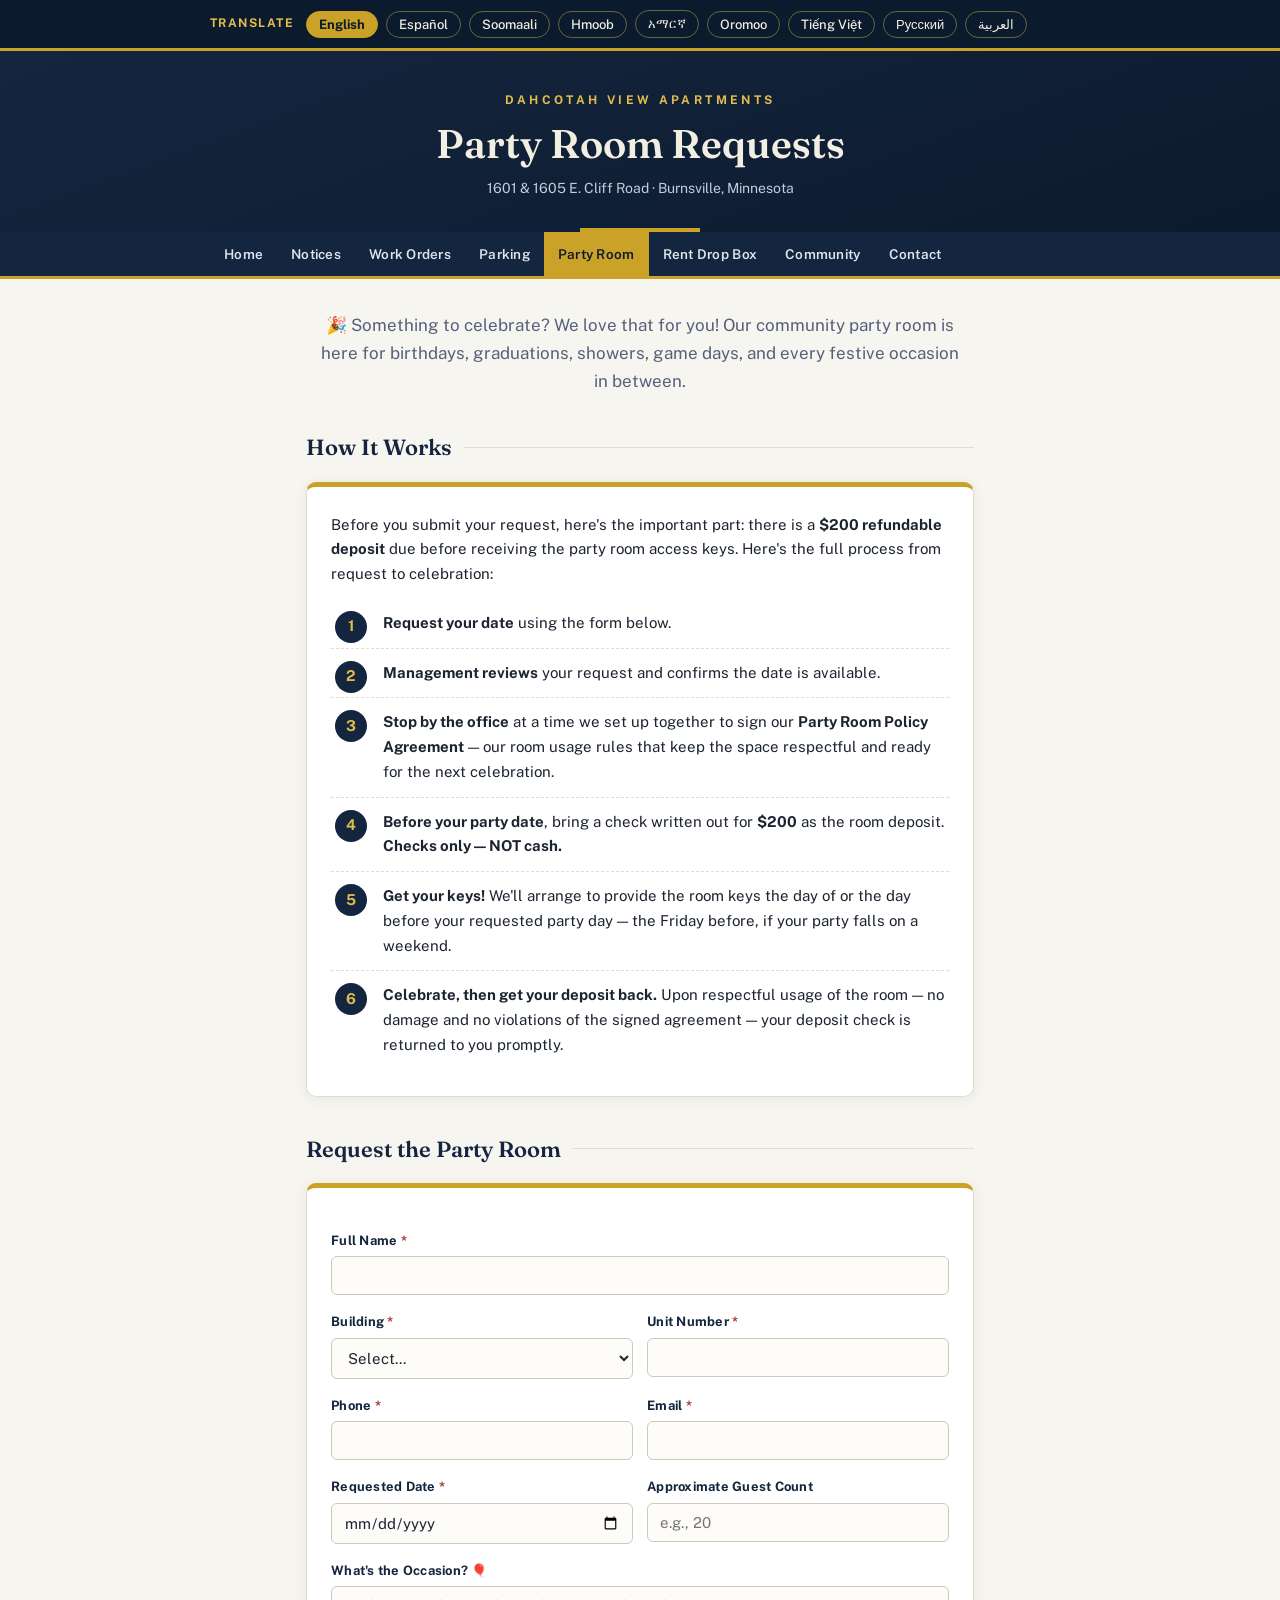
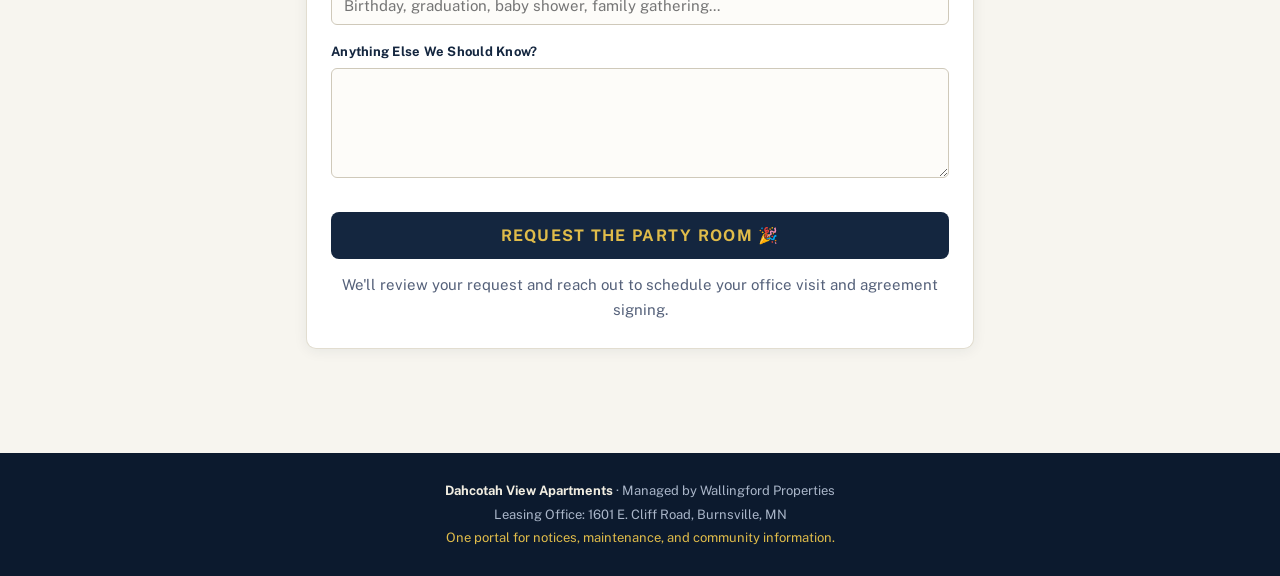
<file: partyroom.html>
<!DOCTYPE html>
<html lang="en">
<head>
<meta charset="UTF-8">
<meta name="viewport" content="width=device-width, initial-scale=1.0">
<meta name="description" content="Reserve the Dahcotah View community party room for your next celebration.">
<title>Party Room — Dahcotah View Apartments</title>
<link rel="preconnect" href="https://fonts.googleapis.com">
<link rel="preconnect" href="https://fonts.gstatic.com" crossorigin>
<link href="https://fonts.googleapis.com/css2?family=Fraunces:opsz,wght@9..144,500;9..144,600;9..144,700&family=Public+Sans:wght@400;500;600;700&display=swap" rel="stylesheet">
<link rel="stylesheet" href="portal.css">
</head>
<body>

<nav class="lang-bar" aria-label="Translate this page">
  <div class="lang-bar-inner">
    <span class="lang-label">Translate</span>
    <button class="lang-btn" data-lang="en" onclick="setLanguage('en', this)">English</button>
    <button class="lang-btn" data-lang="es" onclick="setLanguage('es', this)">Español</button>
    <button class="lang-btn" data-lang="so" onclick="setLanguage('so', this)">Soomaali</button>
    <button class="lang-btn" data-lang="hmn" onclick="setLanguage('hmn', this)">Hmoob</button>
    <button class="lang-btn" data-lang="am" onclick="setLanguage('am', this)">አማርኛ</button>
    <button class="lang-btn" data-lang="om" onclick="setLanguage('om', this)">Oromoo</button>
    <button class="lang-btn" data-lang="vi" onclick="setLanguage('vi', this)">Tiếng Việt</button>
    <button class="lang-btn" data-lang="ru" onclick="setLanguage('ru', this)">Русский</button>
    <button class="lang-btn" data-lang="ar" onclick="setLanguage('ar', this)">العربية</button>
    <div id="google_translate_element" aria-label="More languages"></div>
  </div>
</nav>

<header class="site-header">
  <p class="property-eyebrow">Dahcotah View Apartments</p>
  <h1>Party Room Requests</h1>
  <p class="property-sub">1601 &amp; 1605 E. Cliff Road &middot; Burnsville, Minnesota</p>
</header>

<nav class="site-nav" aria-label="Site pages">
  <div class="site-nav-inner">
    <a href="index.html">Home</a>
    <a href="notices.html">Notices</a>
    <a href="workorder.html">Work Orders</a>
    <a href="parking.html">Parking</a>
    <a href="partyroom.html" class="current">Party Room</a>
    <a href="rentbox.html">Rent Drop Box</a>
    <a href="community.html">Community</a>
    <a href="contact.html">Contact</a>
  </div>
</nav>

<main class="portal-main portal-narrow">
  <p class="intro-note" style="font-size:17px">🎉 Something to celebrate? We love that for you! Our community party room is here for birthdays, graduations, showers, game days, and every festive occasion in between.</p>

  <div class="section-heading"><h2>How It Works</h2></div>
  <div class="card">
    <p>Before you submit your request, here's the important part: there is a <strong>$200 refundable deposit</strong> due before receiving the party room access keys. Here's the full process from request to celebration:</p>
    <ul class="steps">
      <li><strong>Request your date</strong> using the form below.</li>
      <li><strong>Management reviews</strong> your request and confirms the date is available.</li>
      <li><strong>Stop by the office</strong> at a time we set up together to sign our <strong>Party Room Policy Agreement</strong> — our room usage rules that keep the space respectful and ready for the next celebration.</li>
      <li><strong>Before your party date</strong>, bring a check written out for <strong>$200</strong> as the room deposit. <strong>Checks only — NOT cash.</strong></li>
      <li><strong>Get your keys!</strong> We'll arrange to provide the room keys the day of or the day before your requested party day — the Friday before, if your party falls on a weekend.</li>
      <li><strong>Celebrate, then get your deposit back.</strong> Upon respectful usage of the room — no damage and no violations of the signed agreement — your deposit check is returned to you promptly.</li>
    </ul>
  </div>

  <div class="section-heading"><h2>Request the Party Room</h2></div>
  <div class="card">
    <form action="https://api.web3forms.com/submit" method="POST">
      <input type="hidden" name="access_key" value="60f2de74-e0a8-41ec-82ff-78d8443c3d2e">
      <input type="hidden" name="from_name" value="Party Room Request">
      <input type="hidden" name="subject" value="Party Room Request">
      <input type="hidden" name="redirect" value="https://dahcotahview.github.io/Building-Updates/thanks.html">
      <input type="checkbox" name="botcheck" style="display:none" tabindex="-1">
      <label for="p-name">Full Name <span class="req">*</span></label>
      <input type="text" id="p-name" name="Resident Name" required>
      <div class="two-col">
        <div>
          <label for="p-bldg">Building <span class="req">*</span></label>
          <select id="p-bldg" name="Building" required>
            <option value="">Select...</option>
            <option>1601 E. Cliff Road</option>
            <option>1605 E. Cliff Road</option>
          </select>
        </div>
        <div>
          <label for="p-unit">Unit Number <span class="req">*</span></label>
          <input type="text" id="p-unit" name="Unit Number" required>
        </div>
      </div>
      <div class="two-col">
        <div>
          <label for="p-phone">Phone <span class="req">*</span></label>
          <input type="tel" id="p-phone" name="Phone" required>
        </div>
        <div>
          <label for="p-email">Email <span class="req">*</span></label>
          <input type="email" id="p-email" name="email" required>
        </div>
      </div>
      <div class="two-col">
        <div>
          <label for="p-date">Requested Date <span class="req">*</span></label>
          <input type="date" id="p-date" name="Requested Date" required>
        </div>
        <div>
          <label for="p-guests">Approximate Guest Count</label>
          <input type="text" id="p-guests" name="Guest Count" placeholder="e.g., 20">
        </div>
      </div>
      <label for="p-occasion">What's the Occasion? 🎈</label>
      <input type="text" id="p-occasion" name="Occasion" placeholder="Birthday, graduation, baby shower, family gathering...">
      <label for="p-notes">Anything Else We Should Know?</label>
      <textarea id="p-notes" name="Notes"></textarea>
      <button type="submit" class="submit-btn">Request the Party Room 🎉</button>
      <p class="fine-print">We'll review your request and reach out to schedule your office visit and agreement signing.</p>
    </form>
  </div>
</main>

<footer class="site-footer">
  <strong>Dahcotah View Apartments</strong> &middot; Managed by Wallingford Properties<br>
  Leasing Office: 1601 E. Cliff Road, Burnsville, MN<br>
  <span class="gold">One portal for notices, maintenance, and community information.</span>
</footer>

<script src="portal.js"></script>
<script src="https://translate.google.com/translate_a/element.js?cb=googleTranslateElementInit" defer></script>
</body>
</html>
</file>
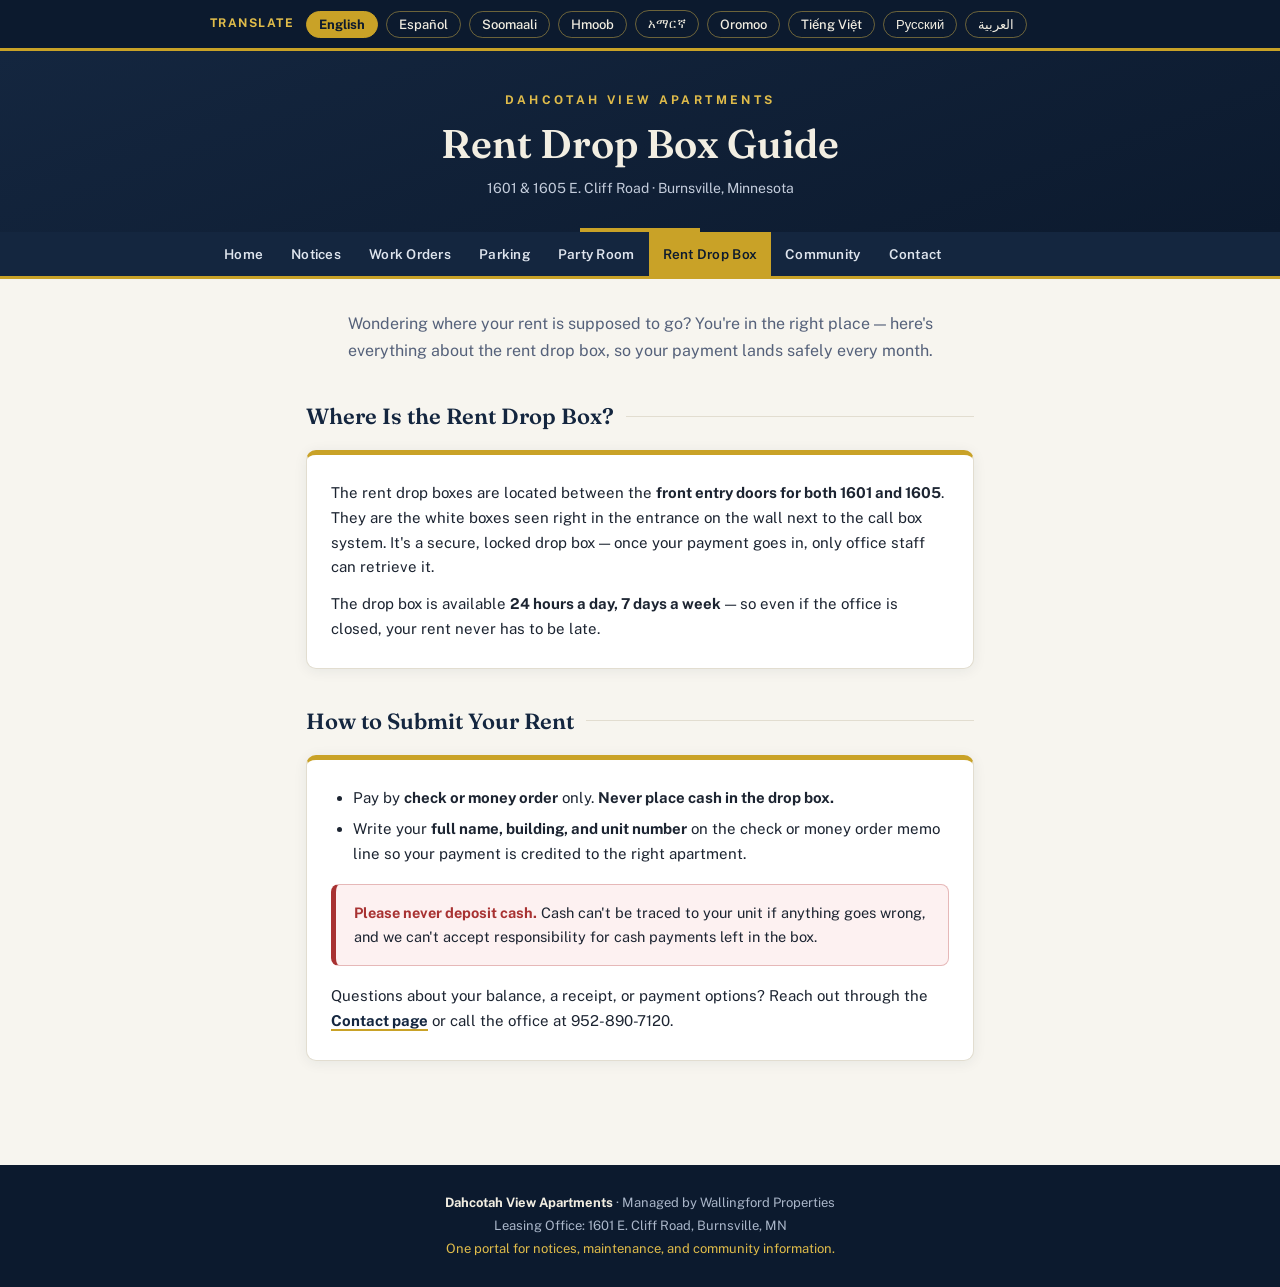
<file: rentbox.html>
<!DOCTYPE html>
<html lang="en">
<head>
<meta charset="UTF-8">
<meta name="viewport" content="width=device-width, initial-scale=1.0">
<meta name="description" content="Where and how to drop off rent payments at Dahcotah View Apartments.">
<title>Rent Drop Box — Dahcotah View Apartments</title>
<link rel="preconnect" href="https://fonts.googleapis.com">
<link rel="preconnect" href="https://fonts.gstatic.com" crossorigin>
<link href="https://fonts.googleapis.com/css2?family=Fraunces:opsz,wght@9..144,500;9..144,600;9..144,700&family=Public+Sans:wght@400;500;600;700&display=swap" rel="stylesheet">
<link rel="stylesheet" href="portal.css">
</head>
<body>

<nav class="lang-bar" aria-label="Translate this page">
  <div class="lang-bar-inner">
    <span class="lang-label">Translate</span>
    <button class="lang-btn" data-lang="en" onclick="setLanguage('en', this)">English</button>
    <button class="lang-btn" data-lang="es" onclick="setLanguage('es', this)">Español</button>
    <button class="lang-btn" data-lang="so" onclick="setLanguage('so', this)">Soomaali</button>
    <button class="lang-btn" data-lang="hmn" onclick="setLanguage('hmn', this)">Hmoob</button>
    <button class="lang-btn" data-lang="am" onclick="setLanguage('am', this)">አማርኛ</button>
    <button class="lang-btn" data-lang="om" onclick="setLanguage('om', this)">Oromoo</button>
    <button class="lang-btn" data-lang="vi" onclick="setLanguage('vi', this)">Tiếng Việt</button>
    <button class="lang-btn" data-lang="ru" onclick="setLanguage('ru', this)">Русский</button>
    <button class="lang-btn" data-lang="ar" onclick="setLanguage('ar', this)">العربية</button>
    <div id="google_translate_element" aria-label="More languages"></div>
  </div>
</nav>

<header class="site-header">
  <p class="property-eyebrow">Dahcotah View Apartments</p>
  <h1>Rent Drop Box Guide</h1>
  <p class="property-sub">1601 &amp; 1605 E. Cliff Road &middot; Burnsville, Minnesota</p>
</header>

<nav class="site-nav" aria-label="Site pages">
  <div class="site-nav-inner">
    <a href="index.html">Home</a>
    <a href="notices.html">Notices</a>
    <a href="workorder.html">Work Orders</a>
    <a href="parking.html">Parking</a>
    <a href="partyroom.html">Party Room</a>
    <a href="rentbox.html" class="current">Rent Drop Box</a>
    <a href="community.html">Community</a>
    <a href="contact.html">Contact</a>
  </div>
</nav>

<main class="portal-main portal-narrow">
  <p class="intro-note">Wondering where your rent is supposed to go? You're in the right place — here's everything about the rent drop box, so your payment lands safely every month.</p>

  <div class="section-heading"><h2>Where Is the Rent Drop Box?</h2></div>
  <div class="card">
    <!-- OFFICE: verify/edit this location description so it matches exactly where your drop box is. -->
    <p>The rent drop boxes are located between the <strong>front entry doors for both 1601 and 1605</strong>. They are the white boxes seen right in the entrance on the wall next to the call box system. It's a secure, locked drop box — once your payment goes in, only office staff can retrieve it.</p>
    <p>The drop box is available <strong>24 hours a day, 7 days a week</strong> — so even if the office is closed, your rent never has to be late.</p>
  </div>

  <div class="section-heading"><h2>How to Submit Your Rent</h2></div>
  <div class="card">
    <ul>
      <li>Pay by <strong>check or money order</strong> only. <strong>Never place cash in the drop box.</strong></li>
      <li>Write your <strong>full name, building, and unit number</strong> on the check or money order memo line so your payment is credited to the right apartment.</li>
    </ul>
    <div class="callout-red"><strong>Please never deposit cash.</strong> Cash can't be traced to your unit if anything goes wrong, and we can't accept responsibility for cash payments left in the box.</div>
    <p>Questions about your balance, a receipt, or payment options? Reach out through the <a href="contact.html" style="color:var(--navy); font-weight:700; border-bottom:2px solid var(--gold); text-decoration:none;">Contact page</a> or call the office at 952-890-7120.</p>
  </div>
</main>

<footer class="site-footer">
  <strong>Dahcotah View Apartments</strong> &middot; Managed by Wallingford Properties<br>
  Leasing Office: 1601 E. Cliff Road, Burnsville, MN<br>
  <span class="gold">One portal for notices, maintenance, and community information.</span>
</footer>

<script src="portal.js"></script>
<script src="https://translate.google.com/translate_a/element.js?cb=googleTranslateElementInit" defer></script>
</body>
</html>
</file>
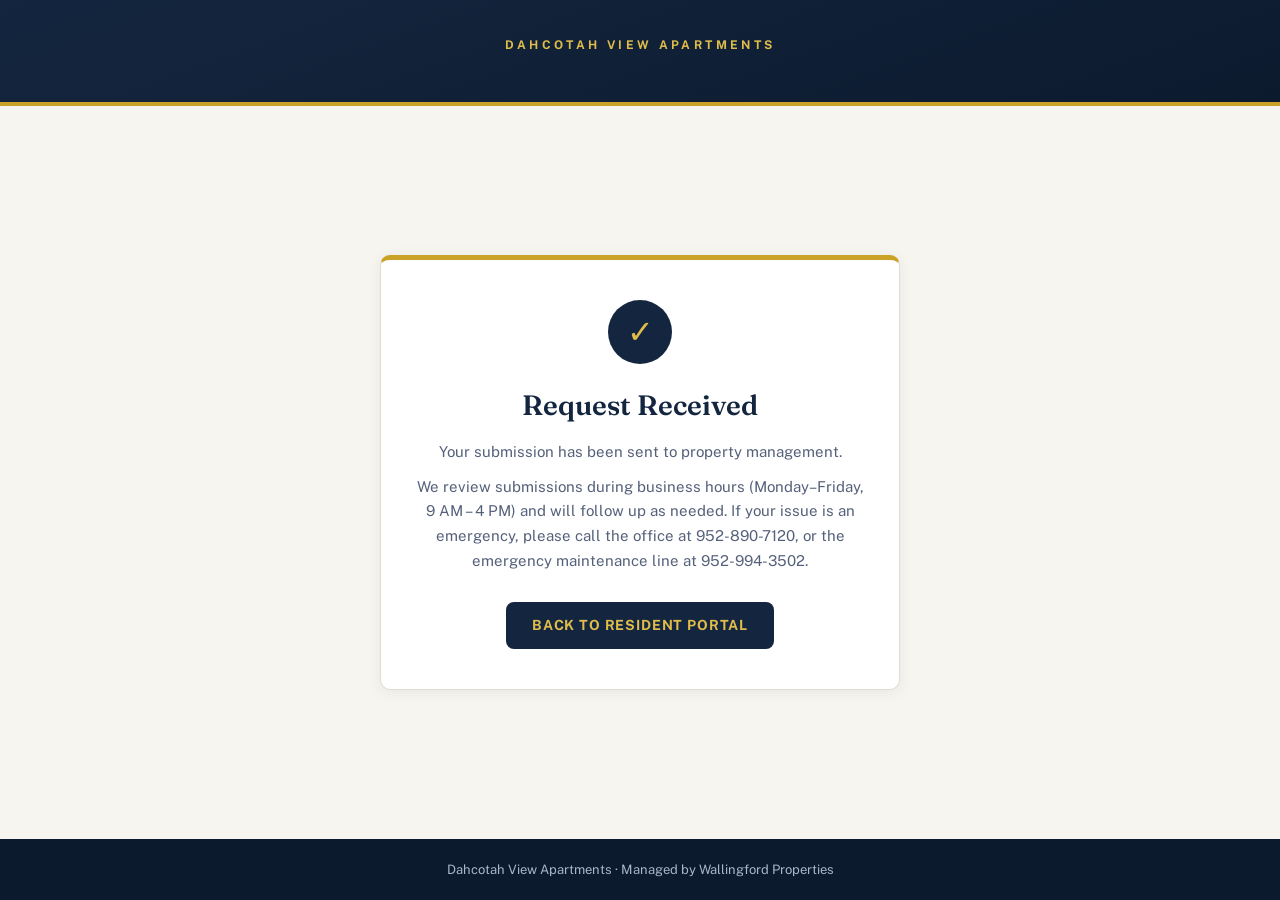
<file: thanks.html>
<!DOCTYPE html>
<html lang="en">
<head>
<meta charset="UTF-8">
<meta name="viewport" content="width=device-width, initial-scale=1.0">
<title>Request Received — Dahcotah View Apartments</title>
<link rel="preconnect" href="https://fonts.googleapis.com">
<link rel="preconnect" href="https://fonts.gstatic.com" crossorigin>
<link href="https://fonts.googleapis.com/css2?family=Fraunces:opsz,wght@9..144,600&family=Public+Sans:wght@400;600;700&display=swap" rel="stylesheet">
<style>
  :root { --navy:#14263f; --navy-deep:#0c1a2e; --gold:#c9a227; --gold-bright:#e0bc4a; --paper:#f7f5ef; --ink:#1c2431; --ink-soft:#55617a; --line:#e2ddd0; }
  * { box-sizing:border-box; margin:0; padding:0; }
  body { font-family:"Public Sans",sans-serif; background:var(--paper); color:var(--ink); line-height:1.65; display:flex; flex-direction:column; min-height:100vh; }
  header { background:linear-gradient(160deg,var(--navy) 0%,var(--navy-deep) 100%); color:#f2eee2; padding:36px 20px; text-align:center; border-bottom:4px solid var(--gold); }
  .property-eyebrow { font-size:12px; font-weight:700; letter-spacing:.28em; text-transform:uppercase; color:var(--gold-bright); }
  main { flex:1; display:flex; align-items:center; justify-content:center; padding:40px 16px; }
  .card { background:#fff; border:1px solid var(--line); border-top:5px solid var(--gold); border-radius:10px; padding:40px 32px; max-width:520px; text-align:center; box-shadow:0 2px 14px rgba(20,38,63,.07); }
  .check { width:64px; height:64px; margin:0 auto 18px; border-radius:50%; background:var(--navy); color:var(--gold-bright); font-size:32px; line-height:64px; }
  h1 { font-family:"Fraunces",Georgia,serif; font-weight:600; font-size:28px; color:var(--navy); margin-bottom:12px; }
  p { color:var(--ink-soft); font-size:15px; margin-bottom:10px; }
  .home-btn { display:inline-block; margin-top:18px; background:var(--navy); color:var(--gold-bright); text-decoration:none; font-weight:700; font-size:14px; letter-spacing:.06em; text-transform:uppercase; padding:12px 26px; border-radius:8px; }
  .home-btn:hover { background:#22385c; }
  footer { background:var(--navy-deep); color:#aab6c9; text-align:center; font-size:13px; padding:20px 16px; }
</style>
</head>
<body>
<header>
  <p class="property-eyebrow">Dahcotah View Apartments</p>
</header>
<main>
  <div class="card">
    <div class="check">&#10003;</div>
    <h1>Request Received</h1>
    <p>Your submission has been sent to property management.</p>
    <p>We review submissions during business hours (Monday–Friday, 9 AM – 4 PM) and will follow up as needed. If your issue is an emergency, please call the office at 952-890-7120, or the emergency maintenance line at 952-994-3502.</p>
    <a class="home-btn" href="index.html">Back to Resident Portal</a>
  </div>
</main>
<footer>Dahcotah View Apartments &middot; Managed by Wallingford Properties</footer>
</body>
</html>
</file>
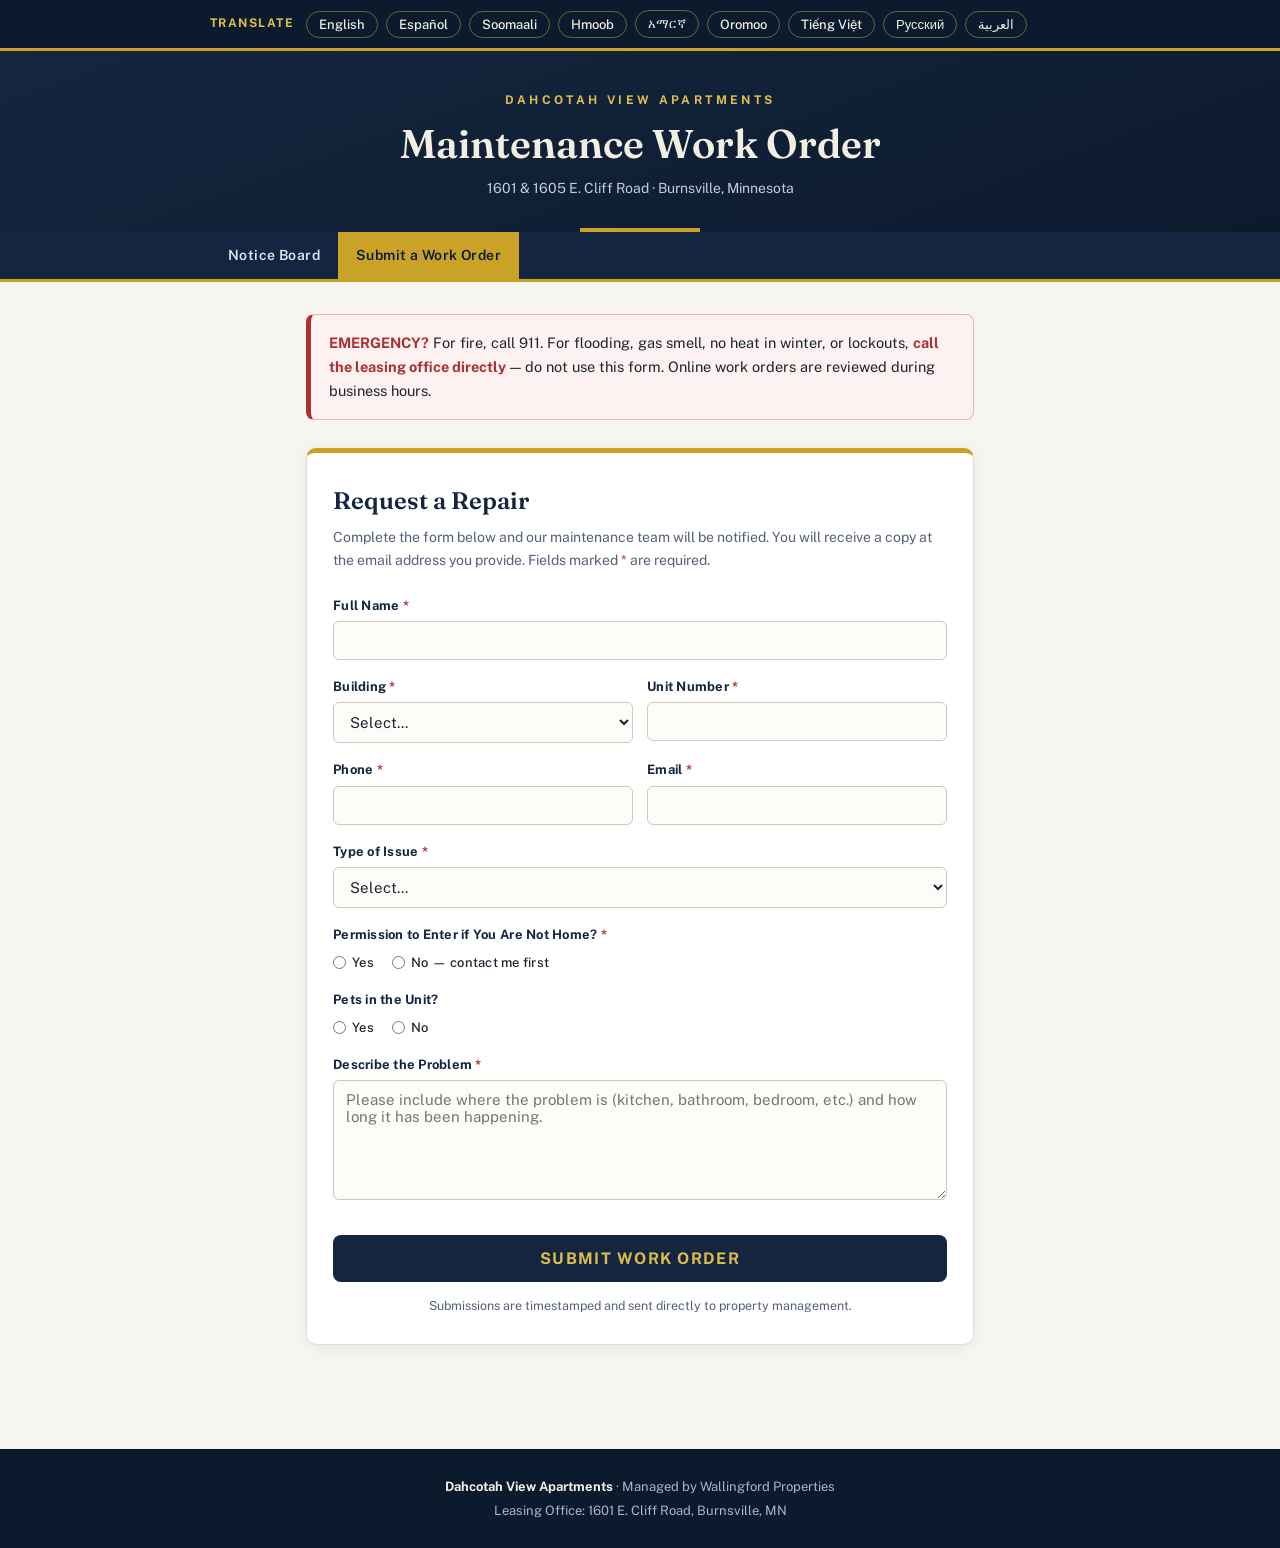
<file: workorder (1).html>
<!DOCTYPE html>
<html lang="en">
<head>
<meta charset="UTF-8">
<meta name="viewport" content="width=device-width, initial-scale=1.0">
<meta name="description" content="Submit a maintenance work order for Dahcotah View Apartments, Burnsville, MN.">
<title>Work Order Request — Dahcotah View Apartments</title>
<link rel="preconnect" href="https://fonts.googleapis.com">
<link rel="preconnect" href="https://fonts.gstatic.com" crossorigin>
<link href="https://fonts.googleapis.com/css2?family=Fraunces:opsz,wght@9..144,500;9..144,600;9..144,700&family=Public+Sans:wght@400;500;600;700&display=swap" rel="stylesheet">
<style>
  :root {
    --navy: #14263f;
    --navy-deep: #0c1a2e;
    --navy-soft: #22385c;
    --gold: #c9a227;
    --gold-bright: #e0bc4a;
    --gold-pale: #f3e8c4;
    --paper: #f7f5ef;
    --card: #ffffff;
    --ink: #1c2431;
    --ink-soft: #55617a;
    --line: #e2ddd0;
    --emergency: #a83232;
  }
  * { box-sizing: border-box; margin: 0; padding: 0; }
  body {
    font-family: "Public Sans", -apple-system, BlinkMacSystemFont, sans-serif;
    background: var(--paper);
    color: var(--ink);
    line-height: 1.65;
    top: 0 !important;
  }
  .goog-te-banner-frame, .skiptranslate iframe.skiptranslate { display: none !important; }
  body > .skiptranslate { display: none !important; }

  /* Language bar */
  .lang-bar { position: sticky; top: 0; z-index: 50; background: var(--navy-deep); border-bottom: 3px solid var(--gold); padding: 10px 16px; }
  .lang-bar-inner { max-width: 860px; margin: 0 auto; display: flex; flex-wrap: wrap; align-items: center; gap: 8px; }
  .lang-label { color: var(--gold-bright); font-size: 12px; font-weight: 700; letter-spacing: 0.12em; text-transform: uppercase; margin-right: 4px; }
  .lang-btn { background: transparent; border: 1px solid rgba(224,188,74,0.45); color: #f2eee2; font-family: inherit; font-size: 13px; font-weight: 500; padding: 5px 12px; border-radius: 999px; cursor: pointer; }
  .lang-btn:hover { background: var(--navy-soft); border-color: var(--gold-bright); }
  .lang-btn.active { background: var(--gold); border-color: var(--gold); color: var(--navy-deep); font-weight: 700; }
  #google_translate_element { margin-left: auto; }
  #google_translate_element .goog-te-gadget { font-size: 0; color: transparent; }
  #google_translate_element select { font-family: inherit; font-size: 13px; padding: 5px 8px; border-radius: 6px; border: 1px solid rgba(224,188,74,0.45); background: var(--navy-soft); color: #f2eee2; max-width: 170px; }

  /* Header */
  header { background: linear-gradient(160deg, var(--navy) 0%, var(--navy-deep) 100%); color: #f2eee2; padding: 40px 20px 32px; text-align: center; position: relative; }
  header::after { content: ""; position: absolute; left: 50%; bottom: 0; transform: translateX(-50%); width: 120px; height: 4px; background: var(--gold); }
  .property-eyebrow { font-size: 12px; font-weight: 700; letter-spacing: 0.28em; text-transform: uppercase; color: var(--gold-bright); margin-bottom: 10px; }
  header h1 { font-family: "Fraunces", Georgia, serif; font-weight: 600; font-size: clamp(28px, 6vw, 40px); line-height: 1.15; }
  .property-sub { margin-top: 10px; font-size: 14px; color: #c4cddc; }

  /* Nav */
  .site-nav { background: var(--navy); border-bottom: 3px solid var(--gold); }
  .site-nav-inner { max-width: 860px; margin: 0 auto; display: flex; }
  .site-nav a { color: #dfe5ee; text-decoration: none; font-size: 14px; font-weight: 600; padding: 12px 18px; letter-spacing: 0.03em; }
  .site-nav a:hover { background: var(--navy-soft); color: var(--gold-bright); }
  .site-nav a.current { background: var(--gold); color: var(--navy-deep); }

  main { max-width: 700px; margin: 0 auto; padding: 32px 16px 64px; }

  /* Emergency callout */
  .emergency-box {
    background: #fdf1f1; border: 1px solid #e6b8b8; border-left: 5px solid var(--emergency);
    border-radius: 8px; padding: 16px 18px; margin-bottom: 28px; font-size: 14.5px;
  }
  .emergency-box strong { color: var(--emergency); }

  /* Form */
  .form-card { background: var(--card); border: 1px solid var(--line); border-top: 5px solid var(--gold); border-radius: 10px; padding: 28px 26px; box-shadow: 0 2px 14px rgba(20,38,63,0.07); }
  .form-card h2 { font-family: "Fraunces", Georgia, serif; font-weight: 600; font-size: 24px; color: var(--navy); margin-bottom: 6px; }
  .form-intro { font-size: 14px; color: var(--ink-soft); margin-bottom: 22px; }
  label { display: block; font-size: 13px; font-weight: 700; color: var(--navy); margin: 16px 0 5px; letter-spacing: 0.02em; }
  label .req { color: var(--emergency); }
  input[type="text"], input[type="tel"], input[type="email"], select, textarea {
    width: 100%; font-family: inherit; font-size: 15px; padding: 10px 12px;
    border: 1px solid #cfc9ba; border-radius: 6px; background: #fdfcf9; color: var(--ink);
  }
  input:focus, select:focus, textarea:focus { outline: 2px solid var(--gold); border-color: var(--gold); }
  textarea { min-height: 120px; resize: vertical; }
  .two-col { display: grid; grid-template-columns: 1fr 1fr; gap: 14px; }
  @media (max-width: 520px) { .two-col { grid-template-columns: 1fr; } }
  .radio-row { display: flex; gap: 18px; margin-top: 6px; font-size: 15px; }
  .radio-row label { display: flex; align-items: center; gap: 6px; font-weight: 500; margin: 0; color: var(--ink); }
  .submit-btn {
    display: block; width: 100%; margin-top: 26px; background: var(--navy); color: var(--gold-bright);
    font-family: inherit; font-size: 16px; font-weight: 700; letter-spacing: 0.08em; text-transform: uppercase;
    padding: 14px; border: none; border-radius: 8px; cursor: pointer;
  }
  .submit-btn:hover { background: var(--navy-soft); }
  .fine-print { font-size: 12.5px; color: var(--ink-soft); margin-top: 14px; text-align: center; }

  footer { background: var(--navy-deep); color: #aab6c9; text-align: center; font-size: 13px; padding: 26px 16px; line-height: 1.8; margin-top: 40px; }
  footer strong { color: #f2eee2; }
</style>
</head>
<body>

<nav class="lang-bar" aria-label="Translate this page">
  <div class="lang-bar-inner">
    <span class="lang-label">Translate</span>
    <button class="lang-btn" data-lang="en" onclick="setLanguage('en', this)">English</button>
    <button class="lang-btn" data-lang="es" onclick="setLanguage('es', this)">Español</button>
    <button class="lang-btn" data-lang="so" onclick="setLanguage('so', this)">Soomaali</button>
    <button class="lang-btn" data-lang="hmn" onclick="setLanguage('hmn', this)">Hmoob</button>
    <button class="lang-btn" data-lang="am" onclick="setLanguage('am', this)">አማርኛ</button>
    <button class="lang-btn" data-lang="om" onclick="setLanguage('om', this)">Oromoo</button>
    <button class="lang-btn" data-lang="vi" onclick="setLanguage('vi', this)">Tiếng Việt</button>
    <button class="lang-btn" data-lang="ru" onclick="setLanguage('ru', this)">Русский</button>
    <button class="lang-btn" data-lang="ar" onclick="setLanguage('ar', this)">العربية</button>
    <div id="google_translate_element" aria-label="More languages"></div>
  </div>
</nav>

<header>
  <p class="property-eyebrow">Dahcotah View Apartments</p>
  <h1>Maintenance Work Order</h1>
  <p class="property-sub">1601 &amp; 1605 E. Cliff Road &middot; Burnsville, Minnesota</p>
</header>

<nav class="site-nav" aria-label="Site pages">
  <div class="site-nav-inner">
    <a href="index.html">Notice Board</a>
    <a href="workorder.html" class="current">Submit a Work Order</a>
  </div>
</nav>

<main>
  <div class="emergency-box">
    <strong>EMERGENCY?</strong> For fire, call 911. For flooding, gas smell, no heat in winter, or lockouts, <strong>call the leasing office directly</strong> — do not use this form. Online work orders are reviewed during business hours.
  </div>

  <div class="form-card">
    <h2>Request a Repair</h2>
    <p class="form-intro">Complete the form below and our maintenance team will be notified. You will receive a copy at the email address you provide. Fields marked <span style="color:var(--emergency)">*</span> are required.</p>

    <!-- Form backend: Web3Forms. The access_key below identifies your form;
         the recipient email and subject are managed in your Web3Forms dashboard. -->
    <form action="https://api.web3forms.com/submit" method="POST">
      <input type="hidden" name="access_key" value="60f2de74-e0a8-41ec-82ff-78d8443c3d2e">
      <!-- After a successful submission, send the resident to our branded page -->
      <input type="hidden" name="redirect" value="https://dahcotahview.github.io/Building-Updates/thanks.html">
      <!-- Spam trap: leave hidden and unchecked -->
      <input type="checkbox" name="botcheck" style="display:none" tabindex="-1">

      <label for="name">Full Name <span class="req">*</span></label>
      <input type="text" id="name" name="Resident Name" required>

      <div class="two-col">
        <div>
          <label for="building">Building <span class="req">*</span></label>
          <select id="building" name="Building" required>
            <option value="">Select...</option>
            <option value="1601 E. Cliff Road">1601 E. Cliff Road</option>
            <option value="1605 E. Cliff Road">1605 E. Cliff Road</option>
          </select>
        </div>
        <div>
          <label for="unit">Unit Number <span class="req">*</span></label>
          <input type="text" id="unit" name="Unit Number" required>
        </div>
      </div>

      <div class="two-col">
        <div>
          <label for="phone">Phone <span class="req">*</span></label>
          <input type="tel" id="phone" name="Phone" required>
        </div>
        <div>
          <label for="email">Email <span class="req">*</span></label>
          <input type="email" id="email" name="email" required>
        </div>
      </div>

      <label for="category">Type of Issue <span class="req">*</span></label>
      <select id="category" name="Issue Type" required>
        <option value="">Select...</option>
        <option>Plumbing / Leak</option>
        <option>Electrical</option>
        <option>Heating / Cooling</option>
        <option>Appliance</option>
        <option>Doors / Locks / Keys</option>
        <option>Pest Control</option>
        <option>Common Area / Grounds</option>
        <option>Other</option>
      </select>

      <label>Permission to Enter if You Are Not Home? <span class="req">*</span></label>
      <div class="radio-row">
        <label><input type="radio" name="Permission to Enter" value="Yes" required> Yes</label>
        <label><input type="radio" name="Permission to Enter" value="No"> No — contact me first</label>
      </div>

      <label>Pets in the Unit?</label>
      <div class="radio-row">
        <label><input type="radio" name="Pets in Unit" value="Yes"> Yes</label>
        <label><input type="radio" name="Pets in Unit" value="No"> No</label>
      </div>

      <label for="description">Describe the Problem <span class="req">*</span></label>
      <textarea id="description" name="Description" placeholder="Please include where the problem is (kitchen, bathroom, bedroom, etc.) and how long it has been happening." required></textarea>

      <button type="submit" class="submit-btn">Submit Work Order</button>
      <p class="fine-print">Submissions are timestamped and sent directly to property management.</p>
    </form>
  </div>
</main>

<footer>
  <strong>Dahcotah View Apartments</strong> &middot; Managed by Wallingford Properties<br>
  Leasing Office: 1601 E. Cliff Road, Burnsville, MN
</footer>

<script>

      if (resp.ok) {
        window.location.href = "thanks.html";
      } else {
        throw new Error("HTTP " + resp.status);
      }
    } catch (err) {
      // Fallback: submit the form the normal way (lands on the service's own confirmation page)
      try { form.removeEventListener && null; } catch (_) {}
      errBox.style.display = "block";
      btn.disabled = false;
      btn.textContent = "Submit Work Order";
    }
  });

  function googleTranslateElementInit() {
    new google.translate.TranslateElement({
      pageLanguage: "en",
      autoDisplay: false,
      layout: google.translate.TranslateElement.InlineLayout.SIMPLE
    }, "google_translate_element");
  }
  function setLanguage(code, btn) {
    const expire = "Thu, 01 Jan 1970 00:00:00 UTC";
    document.cookie = "googtrans=; path=/; expires=" + expire;
    document.cookie = "googtrans=; path=/; domain=" + location.hostname + "; expires=" + expire;
    document.cookie = "googtrans=; path=/; domain=." + location.hostname + "; expires=" + expire;
    if (code !== "en") document.cookie = "googtrans=/en/" + code + "; path=/";
    location.reload();
  }
  (function markActiveLanguage() {
    const match = document.cookie.match(/googtrans=\/en\/([a-zA-Z-]+)/);
    const active = match ? match[1] : "en";
    document.querySelectorAll(".lang-btn").forEach(b => {
      b.classList.toggle("active", b.dataset.lang === active);
    });
  })();
</script>
<script src="https://translate.google.com/translate_a/element.js?cb=googleTranslateElementInit" defer></script>
</body>
</html>
</file>
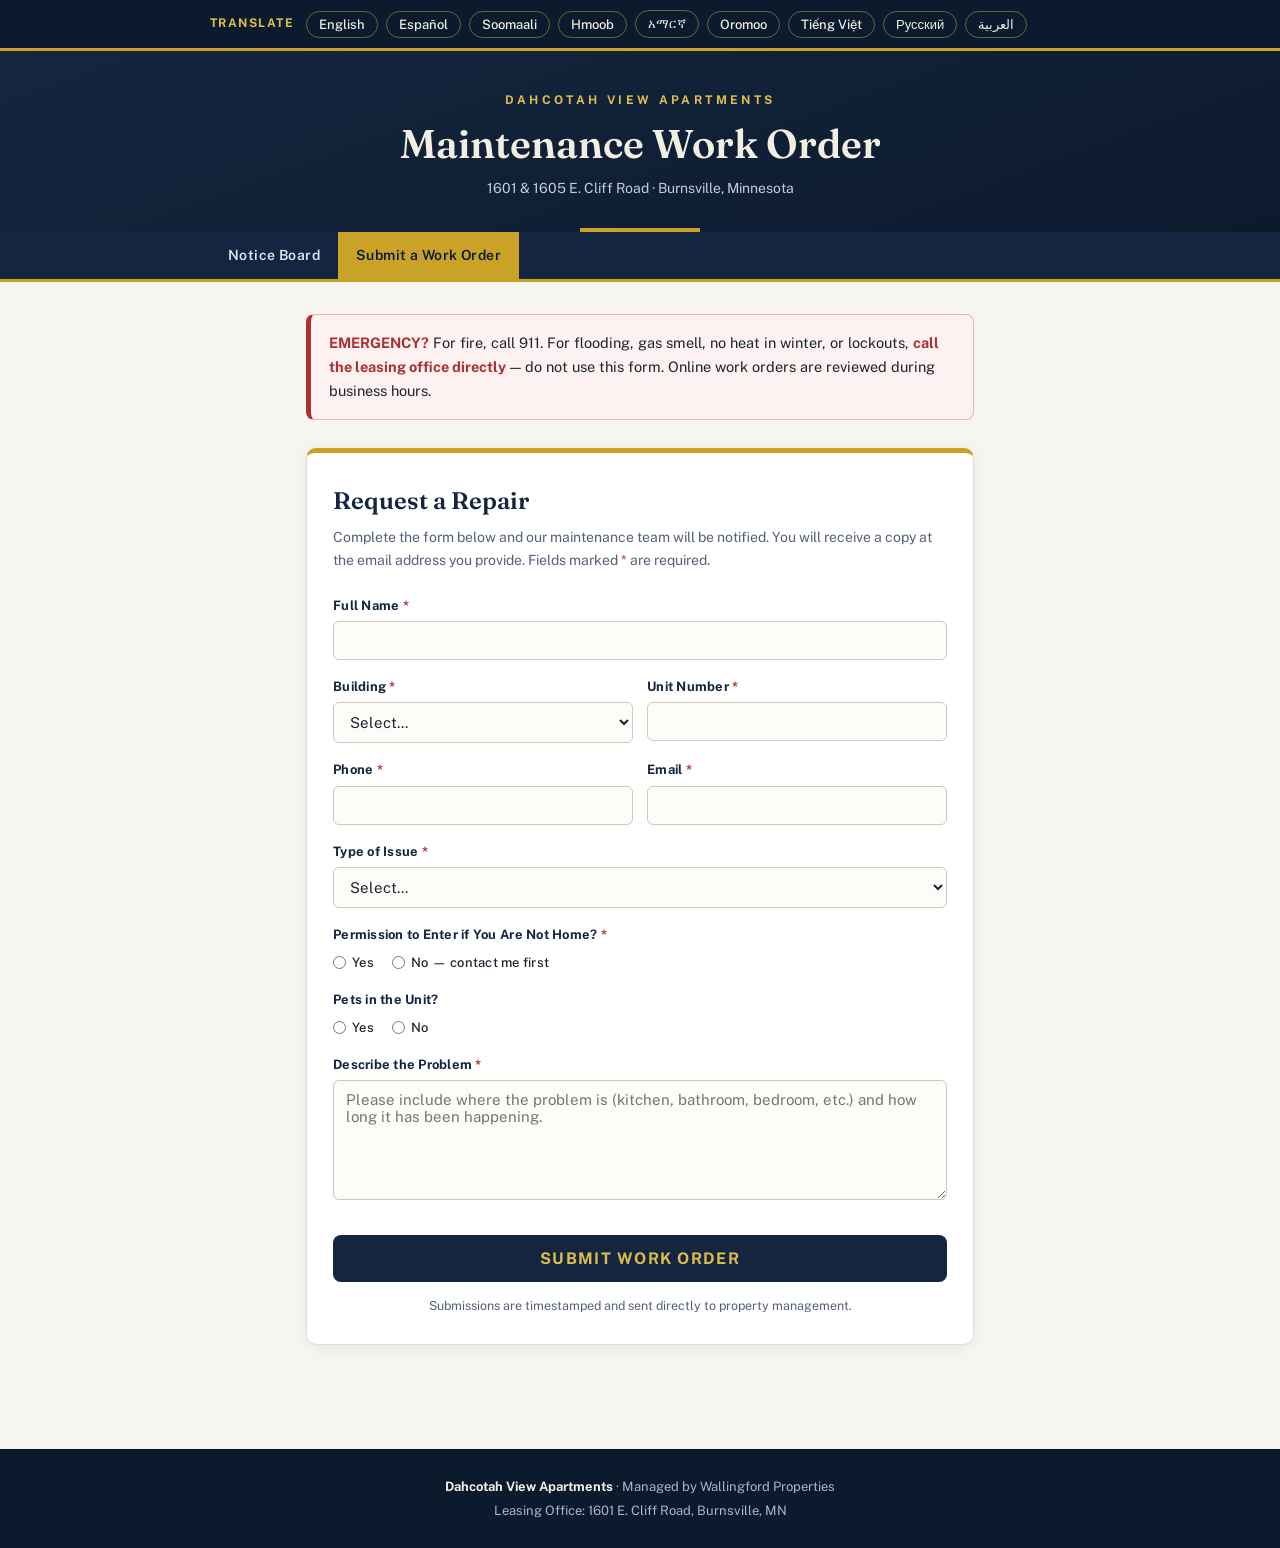
<file: workorder (2).html>
<!DOCTYPE html>
<html lang="en">
<head>
<meta charset="UTF-8">
<meta name="viewport" content="width=device-width, initial-scale=1.0">
<meta name="description" content="Submit a maintenance work order for Dahcotah View Apartments, Burnsville, MN.">
<title>Work Order Request — Dahcotah View Apartments</title>
<link rel="preconnect" href="https://fonts.googleapis.com">
<link rel="preconnect" href="https://fonts.gstatic.com" crossorigin>
<link href="https://fonts.googleapis.com/css2?family=Fraunces:opsz,wght@9..144,500;9..144,600;9..144,700&family=Public+Sans:wght@400;500;600;700&display=swap" rel="stylesheet">
<style>
  :root {
    --navy: #14263f;
    --navy-deep: #0c1a2e;
    --navy-soft: #22385c;
    --gold: #c9a227;
    --gold-bright: #e0bc4a;
    --gold-pale: #f3e8c4;
    --paper: #f7f5ef;
    --card: #ffffff;
    --ink: #1c2431;
    --ink-soft: #55617a;
    --line: #e2ddd0;
    --emergency: #a83232;
  }
  * { box-sizing: border-box; margin: 0; padding: 0; }
  body {
    font-family: "Public Sans", -apple-system, BlinkMacSystemFont, sans-serif;
    background: var(--paper);
    color: var(--ink);
    line-height: 1.65;
    top: 0 !important;
  }
  .goog-te-banner-frame, .skiptranslate iframe.skiptranslate { display: none !important; }
  body > .skiptranslate { display: none !important; }

  /* Language bar */
  .lang-bar { position: sticky; top: 0; z-index: 50; background: var(--navy-deep); border-bottom: 3px solid var(--gold); padding: 10px 16px; }
  .lang-bar-inner { max-width: 860px; margin: 0 auto; display: flex; flex-wrap: wrap; align-items: center; gap: 8px; }
  .lang-label { color: var(--gold-bright); font-size: 12px; font-weight: 700; letter-spacing: 0.12em; text-transform: uppercase; margin-right: 4px; }
  .lang-btn { background: transparent; border: 1px solid rgba(224,188,74,0.45); color: #f2eee2; font-family: inherit; font-size: 13px; font-weight: 500; padding: 5px 12px; border-radius: 999px; cursor: pointer; }
  .lang-btn:hover { background: var(--navy-soft); border-color: var(--gold-bright); }
  .lang-btn.active { background: var(--gold); border-color: var(--gold); color: var(--navy-deep); font-weight: 700; }
  #google_translate_element { margin-left: auto; }
  #google_translate_element .goog-te-gadget { font-size: 0; color: transparent; }
  #google_translate_element select { font-family: inherit; font-size: 13px; padding: 5px 8px; border-radius: 6px; border: 1px solid rgba(224,188,74,0.45); background: var(--navy-soft); color: #f2eee2; max-width: 170px; }

  /* Header */
  header { background: linear-gradient(160deg, var(--navy) 0%, var(--navy-deep) 100%); color: #f2eee2; padding: 40px 20px 32px; text-align: center; position: relative; }
  header::after { content: ""; position: absolute; left: 50%; bottom: 0; transform: translateX(-50%); width: 120px; height: 4px; background: var(--gold); }
  .property-eyebrow { font-size: 12px; font-weight: 700; letter-spacing: 0.28em; text-transform: uppercase; color: var(--gold-bright); margin-bottom: 10px; }
  header h1 { font-family: "Fraunces", Georgia, serif; font-weight: 600; font-size: clamp(28px, 6vw, 40px); line-height: 1.15; }
  .property-sub { margin-top: 10px; font-size: 14px; color: #c4cddc; }

  /* Nav */
  .site-nav { background: var(--navy); border-bottom: 3px solid var(--gold); }
  .site-nav-inner { max-width: 860px; margin: 0 auto; display: flex; }
  .site-nav a { color: #dfe5ee; text-decoration: none; font-size: 14px; font-weight: 600; padding: 12px 18px; letter-spacing: 0.03em; }
  .site-nav a:hover { background: var(--navy-soft); color: var(--gold-bright); }
  .site-nav a.current { background: var(--gold); color: var(--navy-deep); }

  main { max-width: 700px; margin: 0 auto; padding: 32px 16px 64px; }

  /* Emergency callout */
  .emergency-box {
    background: #fdf1f1; border: 1px solid #e6b8b8; border-left: 5px solid var(--emergency);
    border-radius: 8px; padding: 16px 18px; margin-bottom: 28px; font-size: 14.5px;
  }
  .emergency-box strong { color: var(--emergency); }

  /* Form */
  .form-card { background: var(--card); border: 1px solid var(--line); border-top: 5px solid var(--gold); border-radius: 10px; padding: 28px 26px; box-shadow: 0 2px 14px rgba(20,38,63,0.07); }
  .form-card h2 { font-family: "Fraunces", Georgia, serif; font-weight: 600; font-size: 24px; color: var(--navy); margin-bottom: 6px; }
  .form-intro { font-size: 14px; color: var(--ink-soft); margin-bottom: 22px; }
  label { display: block; font-size: 13px; font-weight: 700; color: var(--navy); margin: 16px 0 5px; letter-spacing: 0.02em; }
  label .req { color: var(--emergency); }
  input[type="text"], input[type="tel"], input[type="email"], select, textarea {
    width: 100%; font-family: inherit; font-size: 15px; padding: 10px 12px;
    border: 1px solid #cfc9ba; border-radius: 6px; background: #fdfcf9; color: var(--ink);
  }
  input:focus, select:focus, textarea:focus { outline: 2px solid var(--gold); border-color: var(--gold); }
  textarea { min-height: 120px; resize: vertical; }
  .two-col { display: grid; grid-template-columns: 1fr 1fr; gap: 14px; }
  @media (max-width: 520px) { .two-col { grid-template-columns: 1fr; } }
  .radio-row { display: flex; gap: 18px; margin-top: 6px; font-size: 15px; }
  .radio-row label { display: flex; align-items: center; gap: 6px; font-weight: 500; margin: 0; color: var(--ink); }
  .submit-btn {
    display: block; width: 100%; margin-top: 26px; background: var(--navy); color: var(--gold-bright);
    font-family: inherit; font-size: 16px; font-weight: 700; letter-spacing: 0.08em; text-transform: uppercase;
    padding: 14px; border: none; border-radius: 8px; cursor: pointer;
  }
  .submit-btn:hover { background: var(--navy-soft); }
  .fine-print { font-size: 12.5px; color: var(--ink-soft); margin-top: 14px; text-align: center; }

  footer { background: var(--navy-deep); color: #aab6c9; text-align: center; font-size: 13px; padding: 26px 16px; line-height: 1.8; margin-top: 40px; }
  footer strong { color: #f2eee2; }
</style>
</head>
<body>

<nav class="lang-bar" aria-label="Translate this page">
  <div class="lang-bar-inner">
    <span class="lang-label">Translate</span>
    <button class="lang-btn" data-lang="en" onclick="setLanguage('en', this)">English</button>
    <button class="lang-btn" data-lang="es" onclick="setLanguage('es', this)">Español</button>
    <button class="lang-btn" data-lang="so" onclick="setLanguage('so', this)">Soomaali</button>
    <button class="lang-btn" data-lang="hmn" onclick="setLanguage('hmn', this)">Hmoob</button>
    <button class="lang-btn" data-lang="am" onclick="setLanguage('am', this)">አማርኛ</button>
    <button class="lang-btn" data-lang="om" onclick="setLanguage('om', this)">Oromoo</button>
    <button class="lang-btn" data-lang="vi" onclick="setLanguage('vi', this)">Tiếng Việt</button>
    <button class="lang-btn" data-lang="ru" onclick="setLanguage('ru', this)">Русский</button>
    <button class="lang-btn" data-lang="ar" onclick="setLanguage('ar', this)">العربية</button>
    <div id="google_translate_element" aria-label="More languages"></div>
  </div>
</nav>

<header>
  <p class="property-eyebrow">Dahcotah View Apartments</p>
  <h1>Maintenance Work Order</h1>
  <p class="property-sub">1601 &amp; 1605 E. Cliff Road &middot; Burnsville, Minnesota</p>
</header>

<nav class="site-nav" aria-label="Site pages">
  <div class="site-nav-inner">
    <a href="index.html">Notice Board</a>
    <a href="workorder.html" class="current">Submit a Work Order</a>
  </div>
</nav>

<main>
  <div class="emergency-box">
    <strong>EMERGENCY?</strong> For fire, call 911. For flooding, gas smell, no heat in winter, or lockouts, <strong>call the leasing office directly</strong> — do not use this form. Online work orders are reviewed during business hours.
  </div>

  <div class="form-card">
    <h2>Request a Repair</h2>
    <p class="form-intro">Complete the form below and our maintenance team will be notified. You will receive a copy at the email address you provide. Fields marked <span style="color:var(--emergency)">*</span> are required.</p>

    <!-- Form backend: Web3Forms. The access_key below identifies your form;
         the recipient email and subject are managed in your Web3Forms dashboard. -->
    <form action="https://api.web3forms.com/submit" method="POST">
      <input type="hidden" name="access_key" value="60f2de74-e0a8-41ec-82ff-78d8443c3d2e">
      <!-- The sender name shown on emails that arrive in your inbox -->
      <input type="hidden" name="from_name" value="New Work Order">
      <!-- After a successful submission, send the resident to our branded page -->
      <input type="hidden" name="redirect" value="https://dahcotahview.github.io/Building-Updates/thanks.html">
      <!-- Spam trap: leave hidden and unchecked -->
      <input type="checkbox" name="botcheck" style="display:none" tabindex="-1">

      <label for="name">Full Name <span class="req">*</span></label>
      <input type="text" id="name" name="Resident Name" required>

      <div class="two-col">
        <div>
          <label for="building">Building <span class="req">*</span></label>
          <select id="building" name="Building" required>
            <option value="">Select...</option>
            <option value="1601 E. Cliff Road">1601 E. Cliff Road</option>
            <option value="1605 E. Cliff Road">1605 E. Cliff Road</option>
          </select>
        </div>
        <div>
          <label for="unit">Unit Number <span class="req">*</span></label>
          <input type="text" id="unit" name="Unit Number" required>
        </div>
      </div>

      <div class="two-col">
        <div>
          <label for="phone">Phone <span class="req">*</span></label>
          <input type="tel" id="phone" name="Phone" required>
        </div>
        <div>
          <label for="email">Email <span class="req">*</span></label>
          <input type="email" id="email" name="email" required>
        </div>
      </div>

      <label for="category">Type of Issue <span class="req">*</span></label>
      <select id="category" name="Issue Type" required>
        <option value="">Select...</option>
        <option>Plumbing / Leak</option>
        <option>Electrical</option>
        <option>Heating / Cooling</option>
        <option>Appliance</option>
        <option>Doors / Locks / Keys</option>
        <option>Pest Control</option>
        <option>Common Area / Grounds</option>
        <option>Other</option>
      </select>

      <label>Permission to Enter if You Are Not Home? <span class="req">*</span></label>
      <div class="radio-row">
        <label><input type="radio" name="Permission to Enter" value="Yes" required> Yes</label>
        <label><input type="radio" name="Permission to Enter" value="No"> No — contact me first</label>
      </div>

      <label>Pets in the Unit?</label>
      <div class="radio-row">
        <label><input type="radio" name="Pets in Unit" value="Yes"> Yes</label>
        <label><input type="radio" name="Pets in Unit" value="No"> No</label>
      </div>

      <label for="description">Describe the Problem <span class="req">*</span></label>
      <textarea id="description" name="Description" placeholder="Please include where the problem is (kitchen, bathroom, bedroom, etc.) and how long it has been happening." required></textarea>

      <button type="submit" class="submit-btn">Submit Work Order</button>
      <p class="fine-print">Submissions are timestamped and sent directly to property management.</p>
    </form>
  </div>
</main>

<footer>
  <strong>Dahcotah View Apartments</strong> &middot; Managed by Wallingford Properties<br>
  Leasing Office: 1601 E. Cliff Road, Burnsville, MN
</footer>

<script>

      if (resp.ok) {
        window.location.href = "thanks.html";
      } else {
        throw new Error("HTTP " + resp.status);
      }
    } catch (err) {
      // Fallback: submit the form the normal way (lands on the service's own confirmation page)
      try { form.removeEventListener && null; } catch (_) {}
      errBox.style.display = "block";
      btn.disabled = false;
      btn.textContent = "Submit Work Order";
    }
  });

  function googleTranslateElementInit() {
    new google.translate.TranslateElement({
      pageLanguage: "en",
      autoDisplay: false,
      layout: google.translate.TranslateElement.InlineLayout.SIMPLE
    }, "google_translate_element");
  }
  function setLanguage(code, btn) {
    const expire = "Thu, 01 Jan 1970 00:00:00 UTC";
    document.cookie = "googtrans=; path=/; expires=" + expire;
    document.cookie = "googtrans=; path=/; domain=" + location.hostname + "; expires=" + expire;
    document.cookie = "googtrans=; path=/; domain=." + location.hostname + "; expires=" + expire;
    if (code !== "en") document.cookie = "googtrans=/en/" + code + "; path=/";
    location.reload();
  }
  (function markActiveLanguage() {
    const match = document.cookie.match(/googtrans=\/en\/([a-zA-Z-]+)/);
    const active = match ? match[1] : "en";
    document.querySelectorAll(".lang-btn").forEach(b => {
      b.classList.toggle("active", b.dataset.lang === active);
    });
  })();
</script>
<script src="https://translate.google.com/translate_a/element.js?cb=googleTranslateElementInit" defer></script>
</body>
</html>
</file>
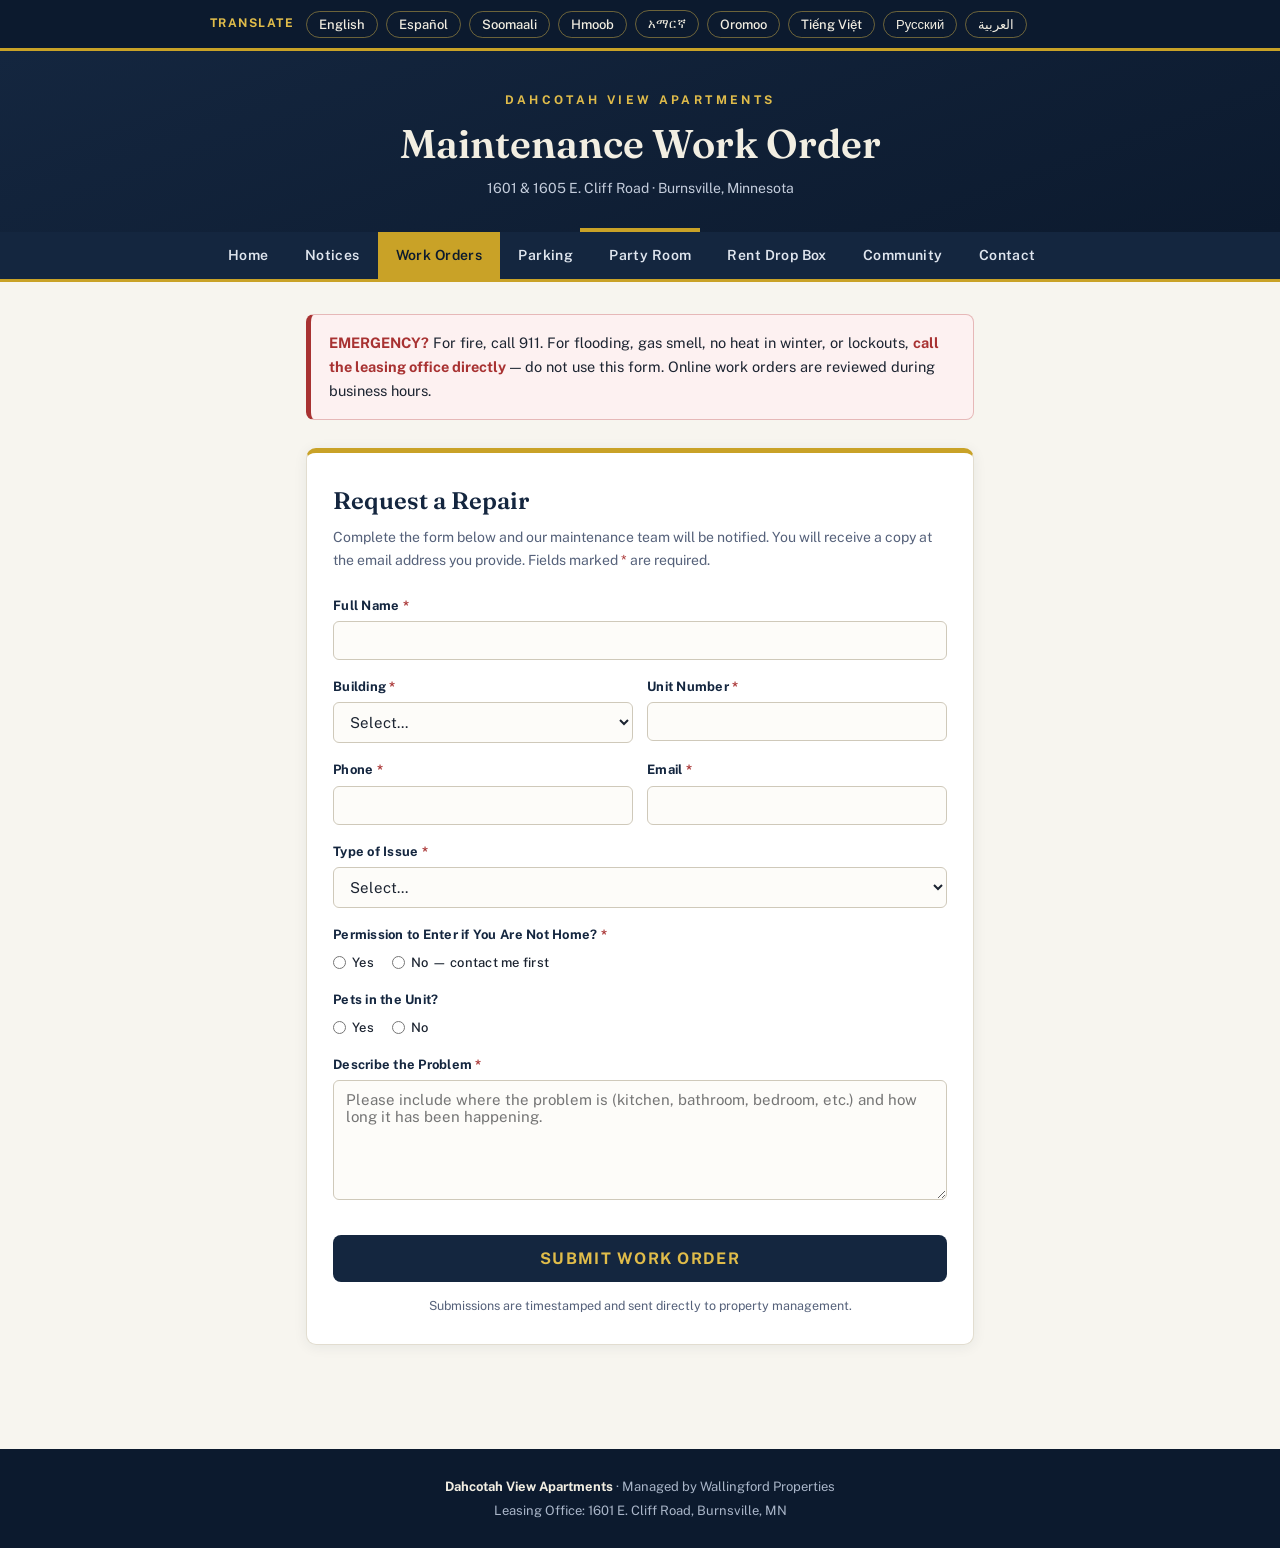
<file: workorder.html>
<!DOCTYPE html>
<html lang="en">
<head>
<meta charset="UTF-8">
<meta name="viewport" content="width=device-width, initial-scale=1.0">
<meta name="description" content="Submit a maintenance work order for Dahcotah View Apartments, Burnsville, MN.">
<title>Work Order Request — Dahcotah View Apartments</title>
<link rel="preconnect" href="https://fonts.googleapis.com">
<link rel="preconnect" href="https://fonts.gstatic.com" crossorigin>
<link href="https://fonts.googleapis.com/css2?family=Fraunces:opsz,wght@9..144,500;9..144,600;9..144,700&family=Public+Sans:wght@400;500;600;700&display=swap" rel="stylesheet">
<style>
  :root {
    --navy: #14263f;
    --navy-deep: #0c1a2e;
    --navy-soft: #22385c;
    --gold: #c9a227;
    --gold-bright: #e0bc4a;
    --gold-pale: #f3e8c4;
    --paper: #f7f5ef;
    --card: #ffffff;
    --ink: #1c2431;
    --ink-soft: #55617a;
    --line: #e2ddd0;
    --emergency: #a83232;
  }
  * { box-sizing: border-box; margin: 0; padding: 0; }
  body {
    font-family: "Public Sans", -apple-system, BlinkMacSystemFont, sans-serif;
    background: var(--paper);
    color: var(--ink);
    line-height: 1.65;
    top: 0 !important;
  }
  .goog-te-banner-frame, .skiptranslate iframe.skiptranslate { display: none !important; }
  body > .skiptranslate { display: none !important; }

  /* Language bar */
  .lang-bar { position: sticky; top: 0; z-index: 50; background: var(--navy-deep); border-bottom: 3px solid var(--gold); padding: 10px 16px; }
  .lang-bar-inner { max-width: 860px; margin: 0 auto; display: flex; flex-wrap: wrap; align-items: center; gap: 8px; }
  .lang-label { color: var(--gold-bright); font-size: 12px; font-weight: 700; letter-spacing: 0.12em; text-transform: uppercase; margin-right: 4px; }
  .lang-btn { background: transparent; border: 1px solid rgba(224,188,74,0.45); color: #f2eee2; font-family: inherit; font-size: 13px; font-weight: 500; padding: 5px 12px; border-radius: 999px; cursor: pointer; }
  .lang-btn:hover { background: var(--navy-soft); border-color: var(--gold-bright); }
  .lang-btn.active { background: var(--gold); border-color: var(--gold); color: var(--navy-deep); font-weight: 700; }
  #google_translate_element { margin-left: auto; }
  #google_translate_element .goog-te-gadget { font-size: 0; color: transparent; }
  #google_translate_element select { font-family: inherit; font-size: 13px; padding: 5px 8px; border-radius: 6px; border: 1px solid rgba(224,188,74,0.45); background: var(--navy-soft); color: #f2eee2; max-width: 170px; }

  /* Header */
  header { background: linear-gradient(160deg, var(--navy) 0%, var(--navy-deep) 100%); color: #f2eee2; padding: 40px 20px 32px; text-align: center; position: relative; }
  header::after { content: ""; position: absolute; left: 50%; bottom: 0; transform: translateX(-50%); width: 120px; height: 4px; background: var(--gold); }
  .property-eyebrow { font-size: 12px; font-weight: 700; letter-spacing: 0.28em; text-transform: uppercase; color: var(--gold-bright); margin-bottom: 10px; }
  header h1 { font-family: "Fraunces", Georgia, serif; font-weight: 600; font-size: clamp(28px, 6vw, 40px); line-height: 1.15; }
  .property-sub { margin-top: 10px; font-size: 14px; color: #c4cddc; }

  /* Nav */
  .site-nav { background: var(--navy); border-bottom: 3px solid var(--gold); }
  .site-nav-inner { max-width: 860px; margin: 0 auto; display: flex; }
  .site-nav a { color: #dfe5ee; text-decoration: none; font-size: 14px; font-weight: 600; padding: 12px 18px; letter-spacing: 0.03em; }
  .site-nav a:hover { background: var(--navy-soft); color: var(--gold-bright); }
  .site-nav a.current { background: var(--gold); color: var(--navy-deep); }

  main { max-width: 700px; margin: 0 auto; padding: 32px 16px 64px; }

  /* Emergency callout */
  .emergency-box {
    background: #fdf1f1; border: 1px solid #e6b8b8; border-left: 5px solid var(--emergency);
    border-radius: 8px; padding: 16px 18px; margin-bottom: 28px; font-size: 14.5px;
  }
  .emergency-box strong { color: var(--emergency); }

  /* Form */
  .form-card { background: var(--card); border: 1px solid var(--line); border-top: 5px solid var(--gold); border-radius: 10px; padding: 28px 26px; box-shadow: 0 2px 14px rgba(20,38,63,0.07); }
  .form-card h2 { font-family: "Fraunces", Georgia, serif; font-weight: 600; font-size: 24px; color: var(--navy); margin-bottom: 6px; }
  .form-intro { font-size: 14px; color: var(--ink-soft); margin-bottom: 22px; }
  label { display: block; font-size: 13px; font-weight: 700; color: var(--navy); margin: 16px 0 5px; letter-spacing: 0.02em; }
  label .req { color: var(--emergency); }
  input[type="text"], input[type="tel"], input[type="email"], select, textarea {
    width: 100%; font-family: inherit; font-size: 15px; padding: 10px 12px;
    border: 1px solid #cfc9ba; border-radius: 6px; background: #fdfcf9; color: var(--ink);
  }
  input:focus, select:focus, textarea:focus { outline: 2px solid var(--gold); border-color: var(--gold); }
  textarea { min-height: 120px; resize: vertical; }
  .two-col { display: grid; grid-template-columns: 1fr 1fr; gap: 14px; }
  @media (max-width: 520px) { .two-col { grid-template-columns: 1fr; } }
  .radio-row { display: flex; gap: 18px; margin-top: 6px; font-size: 15px; }
  .radio-row label { display: flex; align-items: center; gap: 6px; font-weight: 500; margin: 0; color: var(--ink); }
  .submit-btn {
    display: block; width: 100%; margin-top: 26px; background: var(--navy); color: var(--gold-bright);
    font-family: inherit; font-size: 16px; font-weight: 700; letter-spacing: 0.08em; text-transform: uppercase;
    padding: 14px; border: none; border-radius: 8px; cursor: pointer;
  }
  .submit-btn:hover { background: var(--navy-soft); }
  .fine-print { font-size: 12.5px; color: var(--ink-soft); margin-top: 14px; text-align: center; }

  footer { background: var(--navy-deep); color: #aab6c9; text-align: center; font-size: 13px; padding: 26px 16px; line-height: 1.8; margin-top: 40px; }
  footer strong { color: #f2eee2; }
</style>
</head>
<body>

<nav class="lang-bar" aria-label="Translate this page">
  <div class="lang-bar-inner">
    <span class="lang-label">Translate</span>
    <button class="lang-btn" data-lang="en" onclick="setLanguage('en', this)">English</button>
    <button class="lang-btn" data-lang="es" onclick="setLanguage('es', this)">Español</button>
    <button class="lang-btn" data-lang="so" onclick="setLanguage('so', this)">Soomaali</button>
    <button class="lang-btn" data-lang="hmn" onclick="setLanguage('hmn', this)">Hmoob</button>
    <button class="lang-btn" data-lang="am" onclick="setLanguage('am', this)">አማርኛ</button>
    <button class="lang-btn" data-lang="om" onclick="setLanguage('om', this)">Oromoo</button>
    <button class="lang-btn" data-lang="vi" onclick="setLanguage('vi', this)">Tiếng Việt</button>
    <button class="lang-btn" data-lang="ru" onclick="setLanguage('ru', this)">Русский</button>
    <button class="lang-btn" data-lang="ar" onclick="setLanguage('ar', this)">العربية</button>
    <div id="google_translate_element" aria-label="More languages"></div>
  </div>
</nav>

<header>
  <p class="property-eyebrow">Dahcotah View Apartments</p>
  <h1>Maintenance Work Order</h1>
  <p class="property-sub">1601 &amp; 1605 E. Cliff Road &middot; Burnsville, Minnesota</p>
</header>

<nav class="site-nav" aria-label="Site pages">
  <div class="site-nav-inner">
    <a href="index.html">Home</a>
    <a href="notices.html">Notices</a>
    <a href="workorder.html" class="current">Work Orders</a>
    <a href="parking.html">Parking</a>
    <a href="partyroom.html">Party Room</a>
    <a href="rentbox.html">Rent Drop Box</a>
    <a href="community.html">Community</a>
    <a href="contact.html">Contact</a>
  </div>
</nav>

<main>
  <div class="emergency-box">
    <strong>EMERGENCY?</strong> For fire, call 911. For flooding, gas smell, no heat in winter, or lockouts, <strong>call the leasing office directly</strong> — do not use this form. Online work orders are reviewed during business hours.
  </div>

  <div class="form-card">
    <h2>Request a Repair</h2>
    <p class="form-intro">Complete the form below and our maintenance team will be notified. You will receive a copy at the email address you provide. Fields marked <span style="color:var(--emergency)">*</span> are required.</p>

    <!-- Form backend: Web3Forms. The access_key below identifies your form;
         the recipient email and subject are managed in your Web3Forms dashboard. -->
    <form action="https://api.web3forms.com/submit" method="POST">
      <input type="hidden" name="access_key" value="60f2de74-e0a8-41ec-82ff-78d8443c3d2e">
      <!-- The sender name shown on emails that arrive in your inbox -->
      <input type="hidden" name="from_name" value="New Work Order">
      <!-- After a successful submission, send the resident to our branded page -->
      <input type="hidden" name="redirect" value="https://dahcotahview.github.io/Building-Updates/thanks.html">
      <!-- Spam trap: leave hidden and unchecked -->
      <input type="checkbox" name="botcheck" style="display:none" tabindex="-1">

      <label for="name">Full Name <span class="req">*</span></label>
      <input type="text" id="name" name="Resident Name" required>

      <div class="two-col">
        <div>
          <label for="building">Building <span class="req">*</span></label>
          <select id="building" name="Building" required>
            <option value="">Select...</option>
            <option value="1601 E. Cliff Road">1601 E. Cliff Road</option>
            <option value="1605 E. Cliff Road">1605 E. Cliff Road</option>
          </select>
        </div>
        <div>
          <label for="unit">Unit Number <span class="req">*</span></label>
          <input type="text" id="unit" name="Unit Number" required>
        </div>
      </div>

      <div class="two-col">
        <div>
          <label for="phone">Phone <span class="req">*</span></label>
          <input type="tel" id="phone" name="Phone" required>
        </div>
        <div>
          <label for="email">Email <span class="req">*</span></label>
          <input type="email" id="email" name="email" required>
        </div>
      </div>

      <label for="category">Type of Issue <span class="req">*</span></label>
      <select id="category" name="Issue Type" required>
        <option value="">Select...</option>
        <option>Plumbing / Leak</option>
        <option>Electrical</option>
        <option>Heating / Cooling</option>
        <option>Appliance</option>
        <option>Doors / Locks / Keys</option>
        <option>Pest Control</option>
        <option>Common Area / Grounds</option>
        <option>Other</option>
      </select>

      <label>Permission to Enter if You Are Not Home? <span class="req">*</span></label>
      <div class="radio-row">
        <label><input type="radio" name="Permission to Enter" value="Yes" required> Yes</label>
        <label><input type="radio" name="Permission to Enter" value="No"> No — contact me first</label>
      </div>

      <label>Pets in the Unit?</label>
      <div class="radio-row">
        <label><input type="radio" name="Pets in Unit" value="Yes"> Yes</label>
        <label><input type="radio" name="Pets in Unit" value="No"> No</label>
      </div>

      <label for="description">Describe the Problem <span class="req">*</span></label>
      <textarea id="description" name="Description" placeholder="Please include where the problem is (kitchen, bathroom, bedroom, etc.) and how long it has been happening." required></textarea>

      <button type="submit" class="submit-btn">Submit Work Order</button>
      <p class="fine-print">Submissions are timestamped and sent directly to property management.</p>
    </form>
  </div>
</main>

<footer>
  <strong>Dahcotah View Apartments</strong> &middot; Managed by Wallingford Properties<br>
  Leasing Office: 1601 E. Cliff Road, Burnsville, MN
</footer>

<script>

      if (resp.ok) {
        window.location.href = "thanks.html";
      } else {
        throw new Error("HTTP " + resp.status);
      }
    } catch (err) {
      // Fallback: submit the form the normal way (lands on the service's own confirmation page)
      try { form.removeEventListener && null; } catch (_) {}
      errBox.style.display = "block";
      btn.disabled = false;
      btn.textContent = "Submit Work Order";
    }
  });

  function googleTranslateElementInit() {
    new google.translate.TranslateElement({
      pageLanguage: "en",
      autoDisplay: false,
      layout: google.translate.TranslateElement.InlineLayout.SIMPLE
    }, "google_translate_element");
  }
  function setLanguage(code, btn) {
    const expire = "Thu, 01 Jan 1970 00:00:00 UTC";
    document.cookie = "googtrans=; path=/; expires=" + expire;
    document.cookie = "googtrans=; path=/; domain=" + location.hostname + "; expires=" + expire;
    document.cookie = "googtrans=; path=/; domain=." + location.hostname + "; expires=" + expire;
    if (code !== "en") document.cookie = "googtrans=/en/" + code + "; path=/";
    location.reload();
  }
  (function markActiveLanguage() {
    const match = document.cookie.match(/googtrans=\/en\/([a-zA-Z-]+)/);
    const active = match ? match[1] : "en";
    document.querySelectorAll(".lang-btn").forEach(b => {
      b.classList.toggle("active", b.dataset.lang === active);
    });
  })();
</script>
<script src="https://translate.google.com/translate_a/element.js?cb=googleTranslateElementInit" defer></script>
</body>
</html>
</file>
<file: portal.css>
/* Dahcotah View Resident Portal — shared styles for portal pages */
:root {
  --navy: #14263f; --navy-deep: #0c1a2e; --navy-soft: #22385c;
  --gold: #c9a227; --gold-bright: #e0bc4a; --gold-pale: #f3e8c4;
  --paper: #f7f5ef; --card: #ffffff; --ink: #1c2431; --ink-soft: #55617a;
  --line: #e2ddd0; --green: #2e7d4f; --green-pale: #e3f0e8;
  --red: #a83232; --red-pale: #fdf1f1;
}
* { box-sizing: border-box; margin: 0; padding: 0; }
body { font-family: "Public Sans", -apple-system, BlinkMacSystemFont, sans-serif; background: var(--paper); color: var(--ink); line-height: 1.65; top: 0 !important; }
.goog-te-banner-frame, .skiptranslate iframe.skiptranslate { display: none !important; }
body > .skiptranslate { display: none !important; }

/* Language bar */
.lang-bar { position: sticky; top: 0; z-index: 50; background: var(--navy-deep); border-bottom: 3px solid var(--gold); padding: 10px 16px; }
.lang-bar-inner { max-width: 860px; margin: 0 auto; display: flex; flex-wrap: wrap; align-items: center; gap: 8px; }
.lang-label { color: var(--gold-bright); font-size: 12px; font-weight: 700; letter-spacing: 0.12em; text-transform: uppercase; margin-right: 4px; }
.lang-btn { background: transparent; border: 1px solid rgba(224,188,74,0.45); color: #f2eee2; font-family: inherit; font-size: 13px; font-weight: 500; padding: 5px 12px; border-radius: 999px; cursor: pointer; }
.lang-btn:hover { background: var(--navy-soft); border-color: var(--gold-bright); }
.lang-btn.active { background: var(--gold); border-color: var(--gold); color: var(--navy-deep); font-weight: 700; }
#google_translate_element { margin-left: auto; }
#google_translate_element .goog-te-gadget { font-size: 0; color: transparent; }
#google_translate_element select { font-family: inherit; font-size: 13px; padding: 5px 8px; border-radius: 6px; border: 1px solid rgba(224,188,74,0.45); background: var(--navy-soft); color: #f2eee2; max-width: 170px; }

/* Header */
header.site-header { background: linear-gradient(160deg, var(--navy) 0%, var(--navy-deep) 100%); color: #f2eee2; padding: 40px 20px 32px; text-align: center; position: relative; }
header.site-header::after { content: ""; position: absolute; left: 50%; bottom: 0; transform: translateX(-50%); width: 120px; height: 4px; background: var(--gold); }
.property-eyebrow { font-size: 12px; font-weight: 700; letter-spacing: 0.28em; text-transform: uppercase; color: var(--gold-bright); margin-bottom: 10px; }
header.site-header h1 { font-family: "Fraunces", Georgia, serif; font-weight: 600; font-size: clamp(28px, 6vw, 40px); line-height: 1.15; }
.property-sub { margin-top: 10px; font-size: 14px; color: #c4cddc; }

/* Nav */
.site-nav { background: var(--navy); border-bottom: 3px solid var(--gold); }
.site-nav-inner { max-width: 860px; margin: 0 auto; display: flex; flex-wrap: wrap; }
.site-nav a { color: #dfe5ee; text-decoration: none; font-size: 13.5px; font-weight: 600; padding: 11px 14px; letter-spacing: 0.02em; }
.site-nav a:hover { background: var(--navy-soft); color: var(--gold-bright); }
.site-nav a.current { background: var(--gold); color: var(--navy-deep); }

main.portal-main { max-width: 860px; margin: 0 auto; padding: 32px 16px 64px; }
main.portal-narrow { max-width: 700px; }

.section-heading { display: flex; align-items: center; gap: 12px; margin: 34px 0 16px; }
.section-heading h2 { font-family: "Fraunces", Georgia, serif; font-weight: 600; font-size: 22px; color: var(--navy); white-space: nowrap; }
.section-heading::after { content: ""; flex: 1; height: 1px; background: var(--line); }

.card { background: var(--card); border: 1px solid var(--line); border-top: 5px solid var(--gold); border-radius: 10px; padding: 26px 24px; box-shadow: 0 2px 14px rgba(20,38,63,0.07); }
.card h3 { font-family: "Fraunces", Georgia, serif; font-weight: 600; font-size: 20px; color: var(--navy); margin-bottom: 10px; }
.card p { margin-bottom: 12px; font-size: 15px; }
.card p:last-child { margin-bottom: 0; }
.card ul { margin: 0 0 12px 22px; font-size: 15px; }
.card li { margin-bottom: 6px; }

.intro-note { text-align: center; font-size: 16px; color: var(--ink-soft); max-width: 640px; margin: 0 auto 8px; }

/* FAQ / on-this-page box */
.faq-box { background: var(--gold-pale); border: 1px solid #e0d3a0; border-radius: 10px; padding: 20px 22px; margin-top: 24px; }
.faq-box-title { font-size: 12px; font-weight: 700; letter-spacing: 0.14em; text-transform: uppercase; color: #7a6212; margin-bottom: 10px; }
.faq-box ul { list-style: none; }
.faq-box li { padding: 6px 0 6px 24px; font-size: 15px; font-weight: 600; color: var(--navy); position: relative; }
.faq-box li::before { content: "◆"; color: var(--gold); position: absolute; left: 2px; font-size: 11px; top: 10px; }

/* Callout variants */
.callout-red { background: var(--red-pale); border: 1px solid #e6b8b8; border-left: 5px solid var(--red); border-radius: 8px; padding: 16px 18px; margin: 18px 0; font-size: 14.5px; }
.callout-red strong { color: var(--red); }
.callout-green { background: var(--green-pale); border: 1px solid #b8d4c2; border-left: 5px solid var(--green); border-radius: 8px; padding: 16px 18px; margin: 18px 0; font-size: 14.5px; }
.callout-green strong { color: var(--green); }
.callout-gold { background: var(--gold-pale); border: 1px solid #e0d3a0; border-left: 5px solid var(--gold); border-radius: 8px; padding: 16px 18px; margin: 18px 0; font-size: 14.5px; }
.callout-gold strong { color: #7a6212; }

/* Forms */
form label { display: block; font-size: 13px; font-weight: 700; color: var(--navy); margin: 16px 0 5px; letter-spacing: 0.02em; }
form label .req { color: var(--red); }
input[type="text"], input[type="tel"], input[type="email"], input[type="date"], select, textarea {
  width: 100%; font-family: inherit; font-size: 15px; padding: 10px 12px;
  border: 1px solid #cfc9ba; border-radius: 6px; background: #fdfcf9; color: var(--ink);
}
input:focus, select:focus, textarea:focus { outline: 2px solid var(--gold); border-color: var(--gold); }
textarea { min-height: 110px; resize: vertical; }
.two-col { display: grid; grid-template-columns: 1fr 1fr; gap: 14px; }
@media (max-width: 520px) { .two-col { grid-template-columns: 1fr; } }
.radio-row { display: flex; gap: 18px; margin-top: 6px; font-size: 15px; flex-wrap: wrap; }
.radio-row label { display: flex; align-items: center; gap: 6px; font-weight: 500; margin: 0; color: var(--ink); }
.submit-btn { display: block; width: 100%; margin-top: 26px; background: var(--navy); color: var(--gold-bright); font-family: inherit; font-size: 16px; font-weight: 700; letter-spacing: 0.08em; text-transform: uppercase; padding: 14px; border: none; border-radius: 8px; cursor: pointer; }
.submit-btn:hover { background: var(--navy-soft); }
.fine-print { font-size: 12.5px; color: var(--ink-soft); margin-top: 14px; text-align: center; }
.form-blocked { display: none; margin-top: 14px; padding: 14px; border-radius: 6px; background: var(--red-pale); border: 1px solid #e6b8b8; color: var(--red); font-size: 14px; text-align: center; font-weight: 600; }

/* Steps list */
.steps { counter-reset: step; list-style: none; margin: 0 !important; }
.steps li { counter-increment: step; position: relative; padding: 12px 0 12px 52px; border-bottom: 1px dashed var(--line); margin: 0 !important; }
.steps li:last-child { border-bottom: none; }
.steps li::before { content: counter(step); position: absolute; left: 4px; top: 12px; width: 32px; height: 32px; border-radius: 50%; background: var(--navy); color: var(--gold-bright); font-weight: 700; font-size: 15px; display: flex; align-items: center; justify-content: center; }

/* Community posts */
.post-card { background: var(--card); border: 1px solid var(--line); border-radius: 8px; padding: 18px 20px; margin-bottom: 12px; }
.post-meta { display: flex; flex-wrap: wrap; gap: 10px; align-items: center; margin-bottom: 8px; }
.post-tag { font-size: 11px; font-weight: 700; letter-spacing: 0.1em; text-transform: uppercase; padding: 3px 10px; border-radius: 4px; background: var(--gold-pale); color: #7a6212; }
.post-date { font-size: 12.5px; font-weight: 600; color: var(--ink-soft); }
.post-card h3 { font-family: "Fraunces", Georgia, serif; font-size: 19px; font-weight: 600; color: var(--navy); margin-bottom: 6px; }
.post-body { font-size: 15px; margin-bottom: 8px; }
.post-by { font-size: 13px; color: var(--ink-soft); font-style: italic; }
.post-contact { font-size: 13.5px; margin-top: 6px; font-weight: 600; color: var(--navy); }
.post-photo { max-width: 100%; border-radius: 8px; margin: 10px 0; border: 1px solid var(--line); }

footer.site-footer { background: var(--navy-deep); color: #aab6c9; text-align: center; font-size: 13px; padding: 26px 16px; line-height: 1.8; margin-top: 40px; }
footer.site-footer strong { color: #f2eee2; }
footer.site-footer .gold { color: var(--gold-bright); }
</file>
